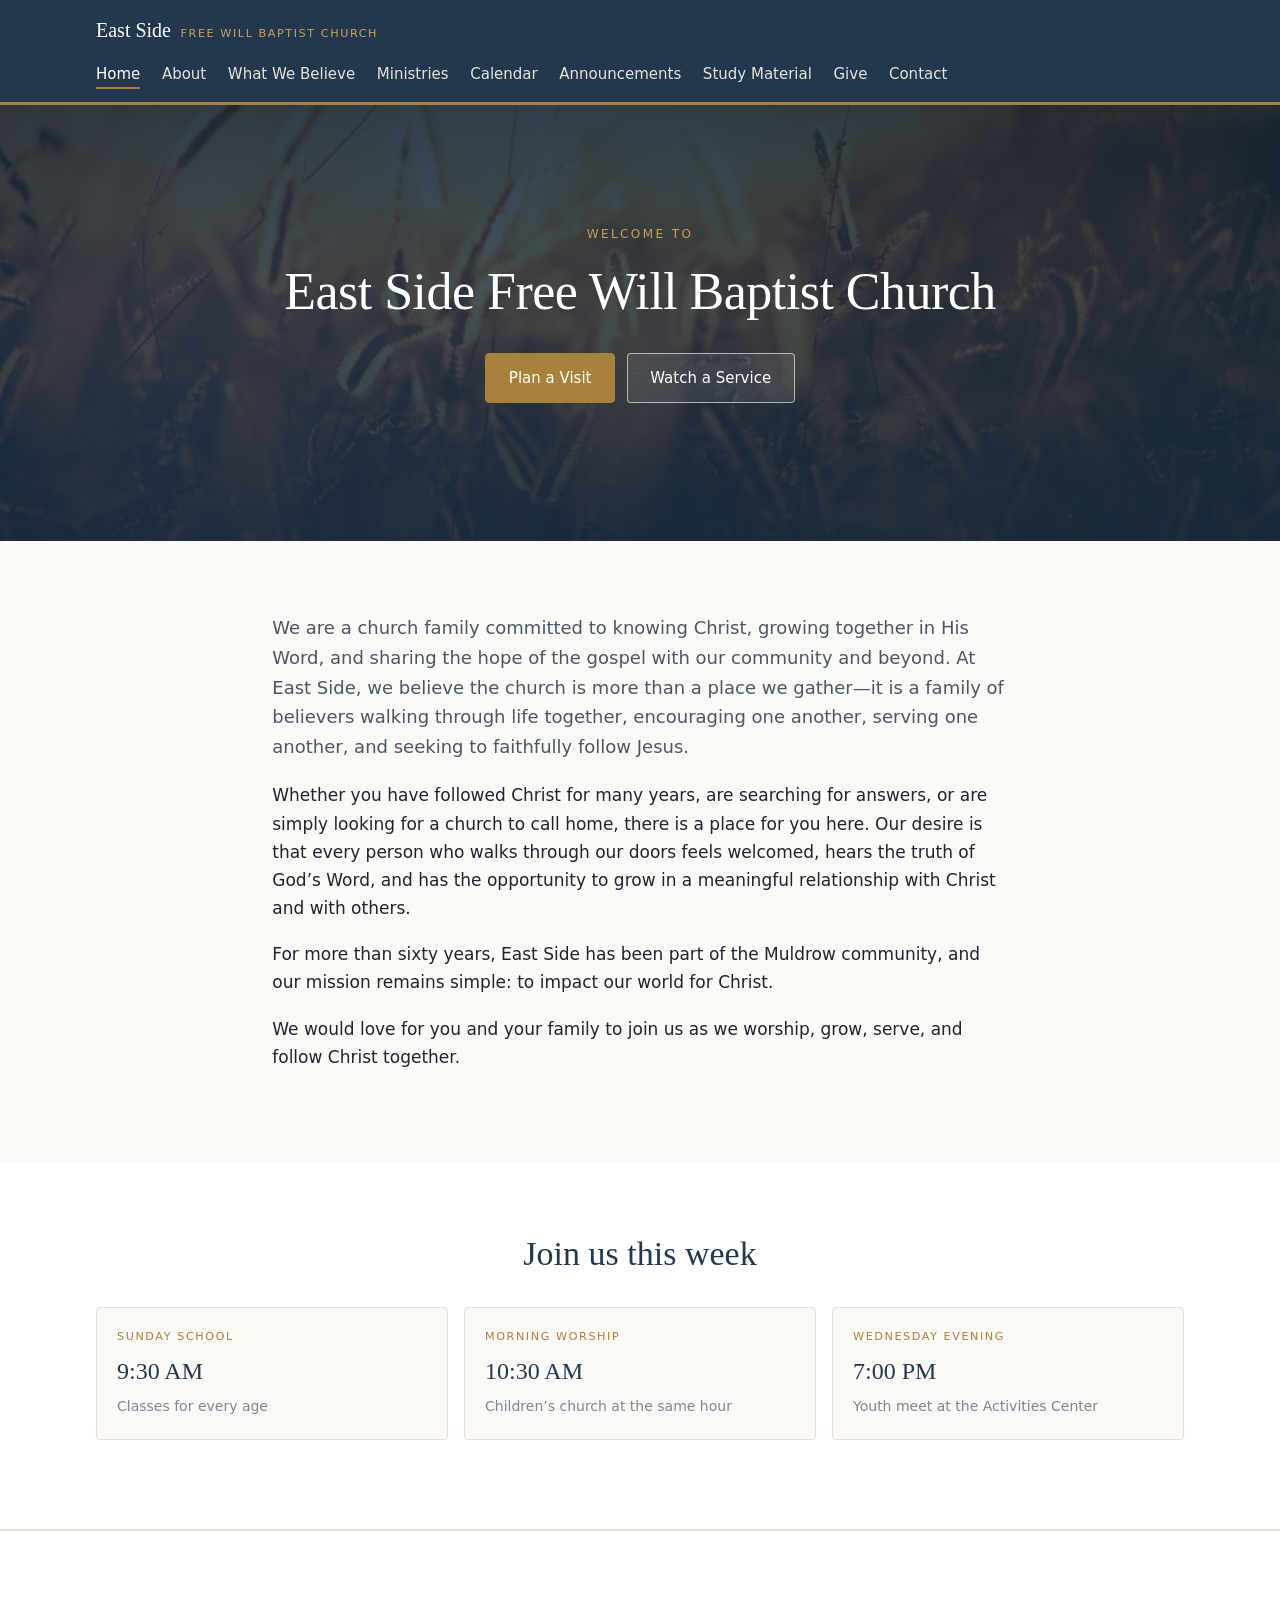
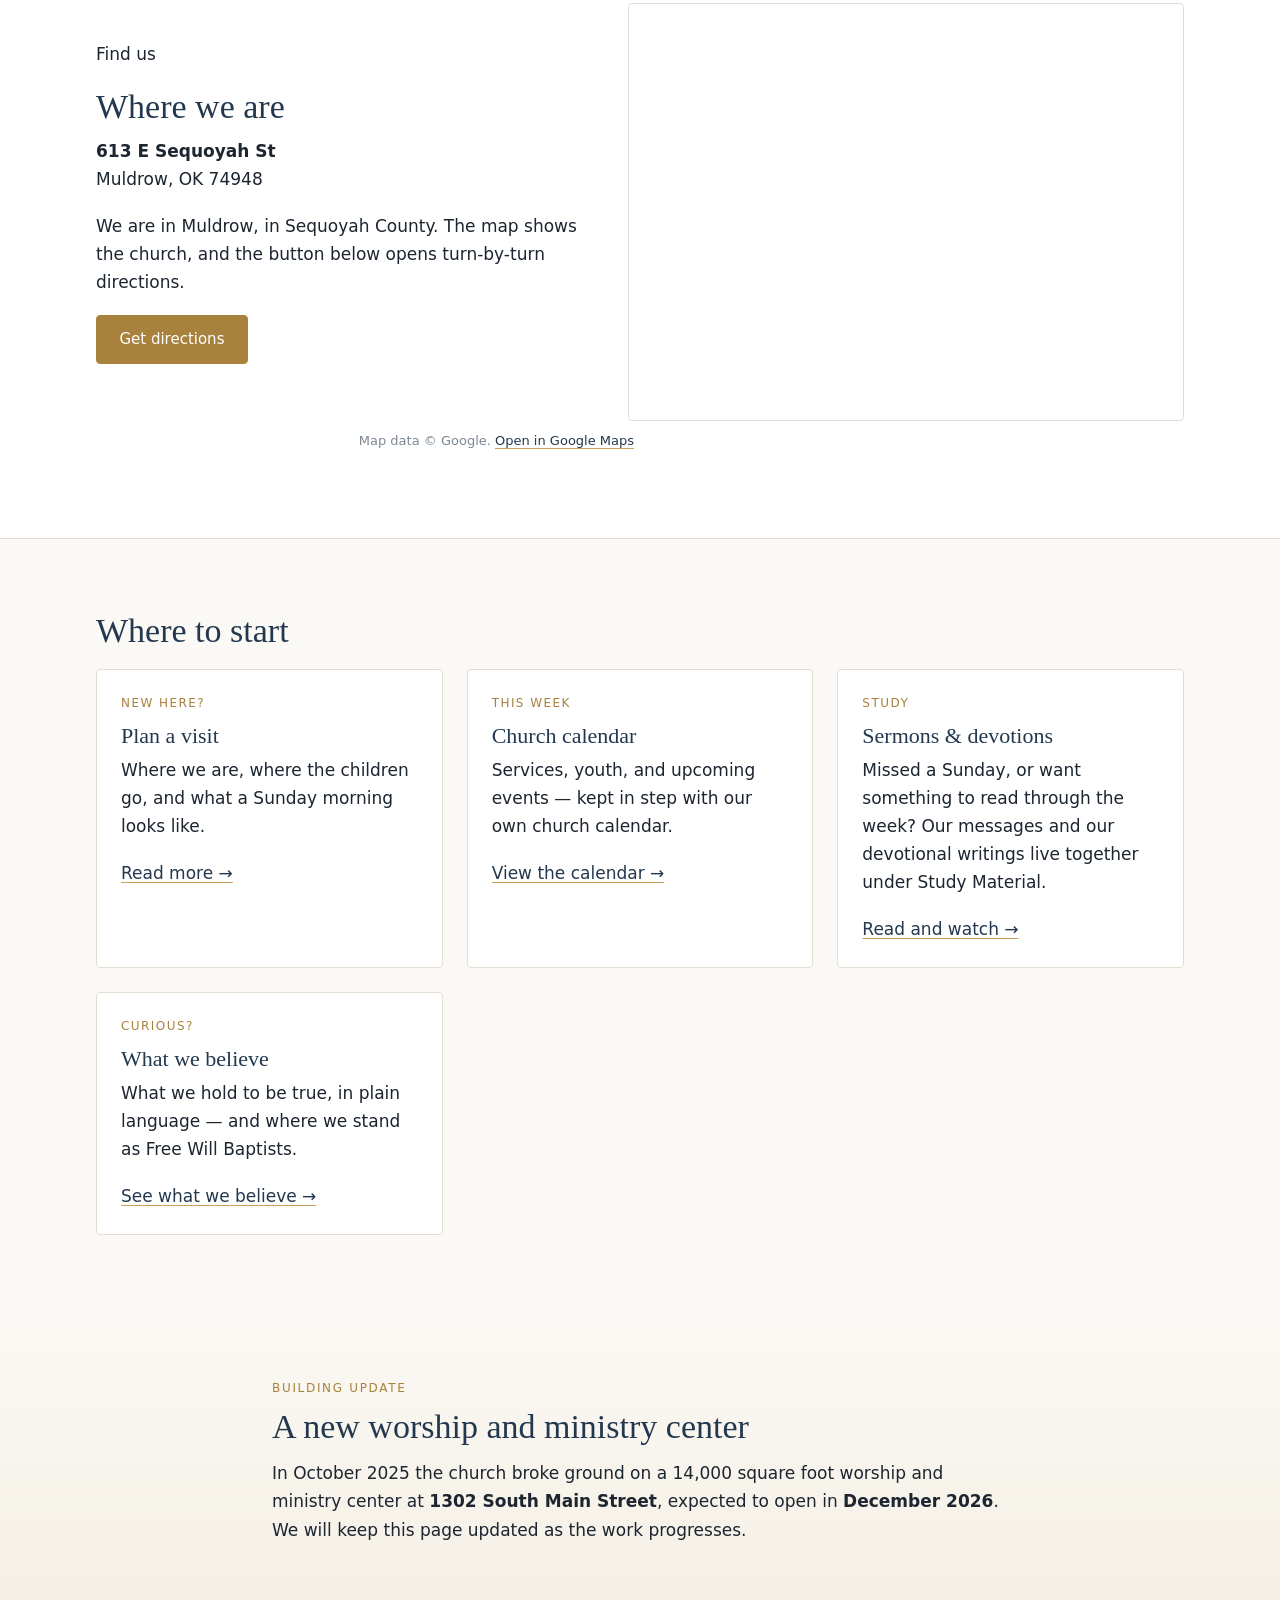
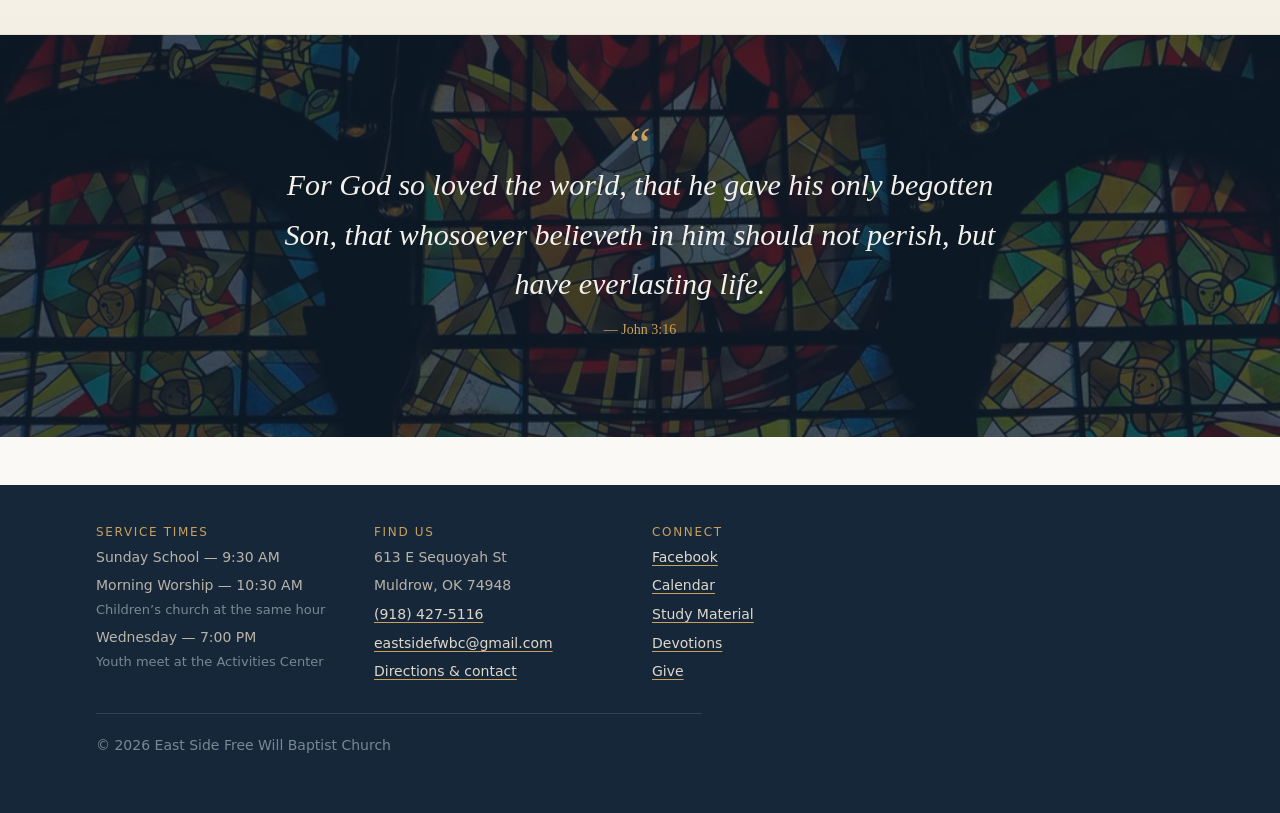
<file: index.html>
<!DOCTYPE html>
<html lang="en">
<head>
<meta charset="utf-8">
<meta name="viewport" content="width=device-width, initial-scale=1">
<title>East Side Free Will Baptist Church &mdash; Muldrow, Oklahoma</title>
<meta name="description" content="A Free Will Baptist church family in Muldrow, Oklahoma. Sunday school 9:30 AM, morning worship 10:30 AM, Wednesday evening 7:00 PM. All are welcome.">
<link rel="canonical" href="https://eastsidefwbc.org/">

<meta property="og:type" content="website">
<meta property="og:site_name" content="East Side Free Will Baptist Church">
<meta property="og:locale" content="en_US">
<meta property="og:title" content="East Side Free Will Baptist Church &mdash; Muldrow, Oklahoma">
<meta property="og:description" content="A Free Will Baptist church family in Muldrow, Oklahoma. Sunday school 9:30 AM, morning worship 10:30 AM, Wednesday evening 7:00 PM. All are welcome.">
<meta property="og:url" content="https://eastsidefwbc.org/">
<meta property="og:image" content="https://eastsidefwbc.org/assets/img/social-card.jpg">
<meta property="og:image:width" content="1200">
<meta property="og:image:height" content="630">
<meta property="og:image:alt" content="East Side Free Will Baptist Church, Muldrow, Oklahoma">
<meta name="twitter:card" content="summary_large_image">
<meta name="twitter:title" content="East Side Free Will Baptist Church &mdash; Muldrow, Oklahoma">
<meta name="twitter:description" content="A Free Will Baptist church family in Muldrow, Oklahoma. Sunday school 9:30 AM, morning worship 10:30 AM, Wednesday evening 7:00 PM. All are welcome.">
<meta name="twitter:image" content="https://eastsidefwbc.org/assets/img/social-card.jpg">

<meta name="theme-color" content="#14273a">
<link rel="icon" href="/favicon.ico" sizes="32x32">
<link rel="icon" href="/favicon.svg" type="image/svg+xml">
<link rel="apple-touch-icon" href="/apple-touch-icon.png">
<link rel="stylesheet" href="css/styles.css">
<script type="application/ld+json">
{
  "@context": "https://schema.org",
  "@type": "Church",
  "name": "East Side Free Will Baptist Church",
  "alternateName": "East Side FWB Church",
  "url": "https://eastsidefwbc.org/",
  "description": "A Free Will Baptist congregation in Muldrow, Oklahoma. Sunday school 9:30 AM, morning worship 10:30 AM with children's church, Wednesday evening service 7:00 PM.",
  "image": "https://eastsidefwbc.org/assets/img/social-card.jpg",
  "logo": "https://eastsidefwbc.org/apple-touch-icon.png",
  "telephone": "+1-918-427-5116",
  "email": "eastsidefwbc@gmail.com",
  "address": {
    "@type": "PostalAddress",
    "streetAddress": "613 E Sequoyah St",
    "addressLocality": "Muldrow",
    "addressRegion": "OK",
    "postalCode": "74948",
    "addressCountry": "US"
  },
  "areaServed": { "@type": "City", "name": "Muldrow, Oklahoma" },
  "sameAs": ["https://www.facebook.com/esfwbc"]
}
</script>
</head>
<body>
<a class="skip-link" href="#main">Skip to content</a>

<header class="site-header">
  <div class="wrap">
    <a class="brand" href="index.html">East Side <small>Free Will Baptist Church</small></a>
    <nav class="site-nav" aria-label="Main">
      <ul>
        <li><a href="index.html" aria-current="page">Home</a></li>
        <li><a href="about.html">About</a></li>
        <li><a href="beliefs.html">What We Believe</a></li>
        <li><a href="ministries.html">Ministries</a></li>
        <li><a href="calendar.html">Calendar</a></li>
        <li><a href="announcements.html">Announcements</a></li>
        <li><a href="study-material.html">Study Material</a></li>
        <li><a href="give.html">Give</a></li>
        <li><a href="contact.html">Contact</a></li>
      </ul>
    </nav>
  </div>
</header>

<main id="main">

  <section class="hero hero--full">
    <img class="hero__bg" src="assets/img/wheat-sunset.jpg" srcset="assets/img/wheat-sunset-640.jpg 640w, assets/img/wheat-sunset.jpg 1024w" sizes="100vw" alt="" aria-hidden="true">
    <div class="wrap wrap--narrow">
      <p class="eyebrow">Welcome to</p>
      <h1>East Side Free Will Baptist Church</h1>
      <p class="hero__actions">
        <a class="btn" href="about.html">Plan a Visit</a>
        <a class="btn btn--ghost" href="sermons.html">Watch a Service</a>
      </p>
    </div>
  </section>

  <section class="welcome">
    <div class="wrap wrap--narrow prose">
      <p class="lede">We are a church family committed to knowing Christ, growing together in His
      Word, and sharing the hope of the gospel with our community and beyond. At East Side, we
      believe the church is more than a place we gather&mdash;it is a family of believers walking
      through life together, encouraging one another, serving one another, and seeking to
      faithfully follow Jesus.</p>

      <p>Whether you have followed Christ for many years, are searching for answers, or are simply
      looking for a church to call home, there is a place for you here. Our desire is that every
      person who walks through our doors feels welcomed, hears the truth of God&rsquo;s Word, and
      has the opportunity to grow in a meaningful relationship with Christ and with others.</p>

      <p>For more than sixty years, East Side has been part of the Muldrow community, and our
      mission remains simple: to impact our world for Christ.</p>

      <p>We would love for you and your family to join us as we worship, grow, serve, and follow
      Christ together.</p>
    </div>
  </section>

  <section class="times-section" id="this-week">
    <div class="wrap">
      <h2 class="center">Join us this week</h2>
      <dl class="times times--light">
        <div class="time-card">
          <dt>Sunday School</dt>
          <dd>9:30 AM<span>Classes for every age</span></dd>
        </div>
        <div class="time-card">
          <dt>Morning Worship</dt>
          <dd>10:30 AM<span>Children&rsquo;s church at the same hour</span></dd>
        </div>
        <div class="time-card">
          <dt>Wednesday Evening</dt>
          <dd>7:00 PM<span>Youth meet at the Activities Center</span></dd>
        </div>
      </dl>
    </div>
  </section>

  <section class="locate" id="find-us">
    <div class="wrap locate__wrap">
      <div class="locate__text">
        <p class="meta">Find us</p>
        <h2>Where we are</h2>
        <p><strong>613 E Sequoyah St</strong><br>Muldrow, OK 74948</p>
        <p>We are in Muldrow, in Sequoyah County. The map shows the church, and the button below opens
        turn-by-turn directions.</p>
        <p><a class="btn" href="https://www.google.com/maps/dir/?api=1&destination=613+E+Sequoyah+St,+Muldrow,+OK+74948">Get directions</a></p>
      </div>
      <div class="map-wrap map-wrap--home">
        <iframe class="embed map-embed"
                title="Map showing East Side Free Will Baptist Church at 613 E Sequoyah St, Muldrow, Oklahoma"
                src="https://www.google.com/maps?q=613+E+Sequoyah+St,+Muldrow,+OK+74948&z=16&output=embed"
                loading="lazy" referrerpolicy="no-referrer-when-downgrade"></iframe>
      </div>
    </div>
    <p class="fine-print wrap">Map data &copy; Google. <a href="https://www.google.com/maps/dir/?api=1&destination=613+E+Sequoyah+St,+Muldrow,+OK+74948">Open in Google Maps</a></p>
  </section>

  <section>
    <div class="wrap">
      <h2>Where to start</h2>
      <div class="grid">
        <article class="card">
          <p class="meta">New here?</p>
          <h3>Plan a visit</h3>
          <p>Where we are, where the children go, and what a Sunday morning looks like.</p>
          <p><a href="about.html">Read more &rarr;</a></p>
        </article>
        <article class="card">
          <p class="meta">This week</p>
          <h3>Church calendar</h3>
          <p>Services, youth, and upcoming events &mdash; kept in step with our own church calendar.</p>
          <p><a href="calendar.html">View the calendar &rarr;</a></p>
        </article>
        <article class="card">
          <p class="meta">Study</p>
          <h3>Sermons &amp; devotions</h3>
          <p>Missed a Sunday, or want something to read through the week? Our messages and our
          devotional writings live together under Study Material.</p>
          <p><a href="study-material.html">Read and watch &rarr;</a></p>
        </article>
        <article class="card">
          <p class="meta">Curious?</p>
          <h3>What we believe</h3>
          <p>What we hold to be true, in plain language &mdash; and where we stand as Free Will Baptists.</p>
          <p><a href="beliefs.html">See what we believe &rarr;</a></p>
        </article>
      </div>
    </div>
  </section>

  <section class="announce">
    <div class="wrap wrap--narrow">
      <p class="meta">Building Update</p>
      <h2>A new worship and ministry center</h2>
      <p>In October 2025 the church broke ground on a 14,000 square foot worship and ministry center at
      <strong>1302 South Main Street</strong>, expected to open in <strong>December 2026</strong>. We
      will keep this page updated as the work progresses.</p>
    </div>
  </section>

  <section class="band">
    <img src="assets/img/stained-glass.jpg" srcset="assets/img/stained-glass-640.jpg 640w, assets/img/stained-glass.jpg 1024w" sizes="100vw" alt="" aria-hidden="true">
    <div class="wrap wrap--narrow">
      <blockquote class="band__quote">
        For God so loved the world, that he gave his only begotten Son, that whosoever believeth in him should not perish, but have everlasting life.
        <cite>&mdash; John 3:16</cite>
      </blockquote>
    </div>
  </section>

</main>

<footer class="site-footer">
  <div class="wrap">
    <div>
      <h3>Service Times</h3>
      <ul>
        <li>Sunday School &mdash; 9:30 AM</li>
        <li>Morning Worship &mdash; 10:30 AM<span class="fine">Children&rsquo;s church at the same hour</span></li>
        <li>Wednesday &mdash; 7:00 PM<span class="fine">Youth meet at the Activities Center</span></li>
      </ul>
    </div>
    <div>
      <h3>Find Us</h3>
      <ul>
        <li>613 E Sequoyah St</li>
        <li>Muldrow, OK 74948</li>
        <li><a href="tel:+19184275116">(918) 427-5116</a></li>
        <li><a href="mailto:eastsidefwbc@gmail.com">eastsidefwbc@gmail.com</a></li>
        <li><a href="contact.html">Directions &amp; contact</a></li>
      </ul>
    </div>
    <div>
      <h3>Connect</h3>
      <ul>
        <li><a href="https://www.facebook.com/esfwbc">Facebook</a></li>
        <li><a href="calendar.html">Calendar</a></li>
        <li><a href="study-material.html">Study Material</a></li>
        <li><a href="devotions.html">Devotions</a></li>
        <li><a href="give.html">Give</a></li>
      </ul>
    </div>
    <p class="legal">&copy; <span id="yr">2026</span> East Side Free Will Baptist Church</p>
  </div>
</footer>

<script>document.getElementById('yr').textContent = new Date().getFullYear();</script>
</body>
</html>
</file>
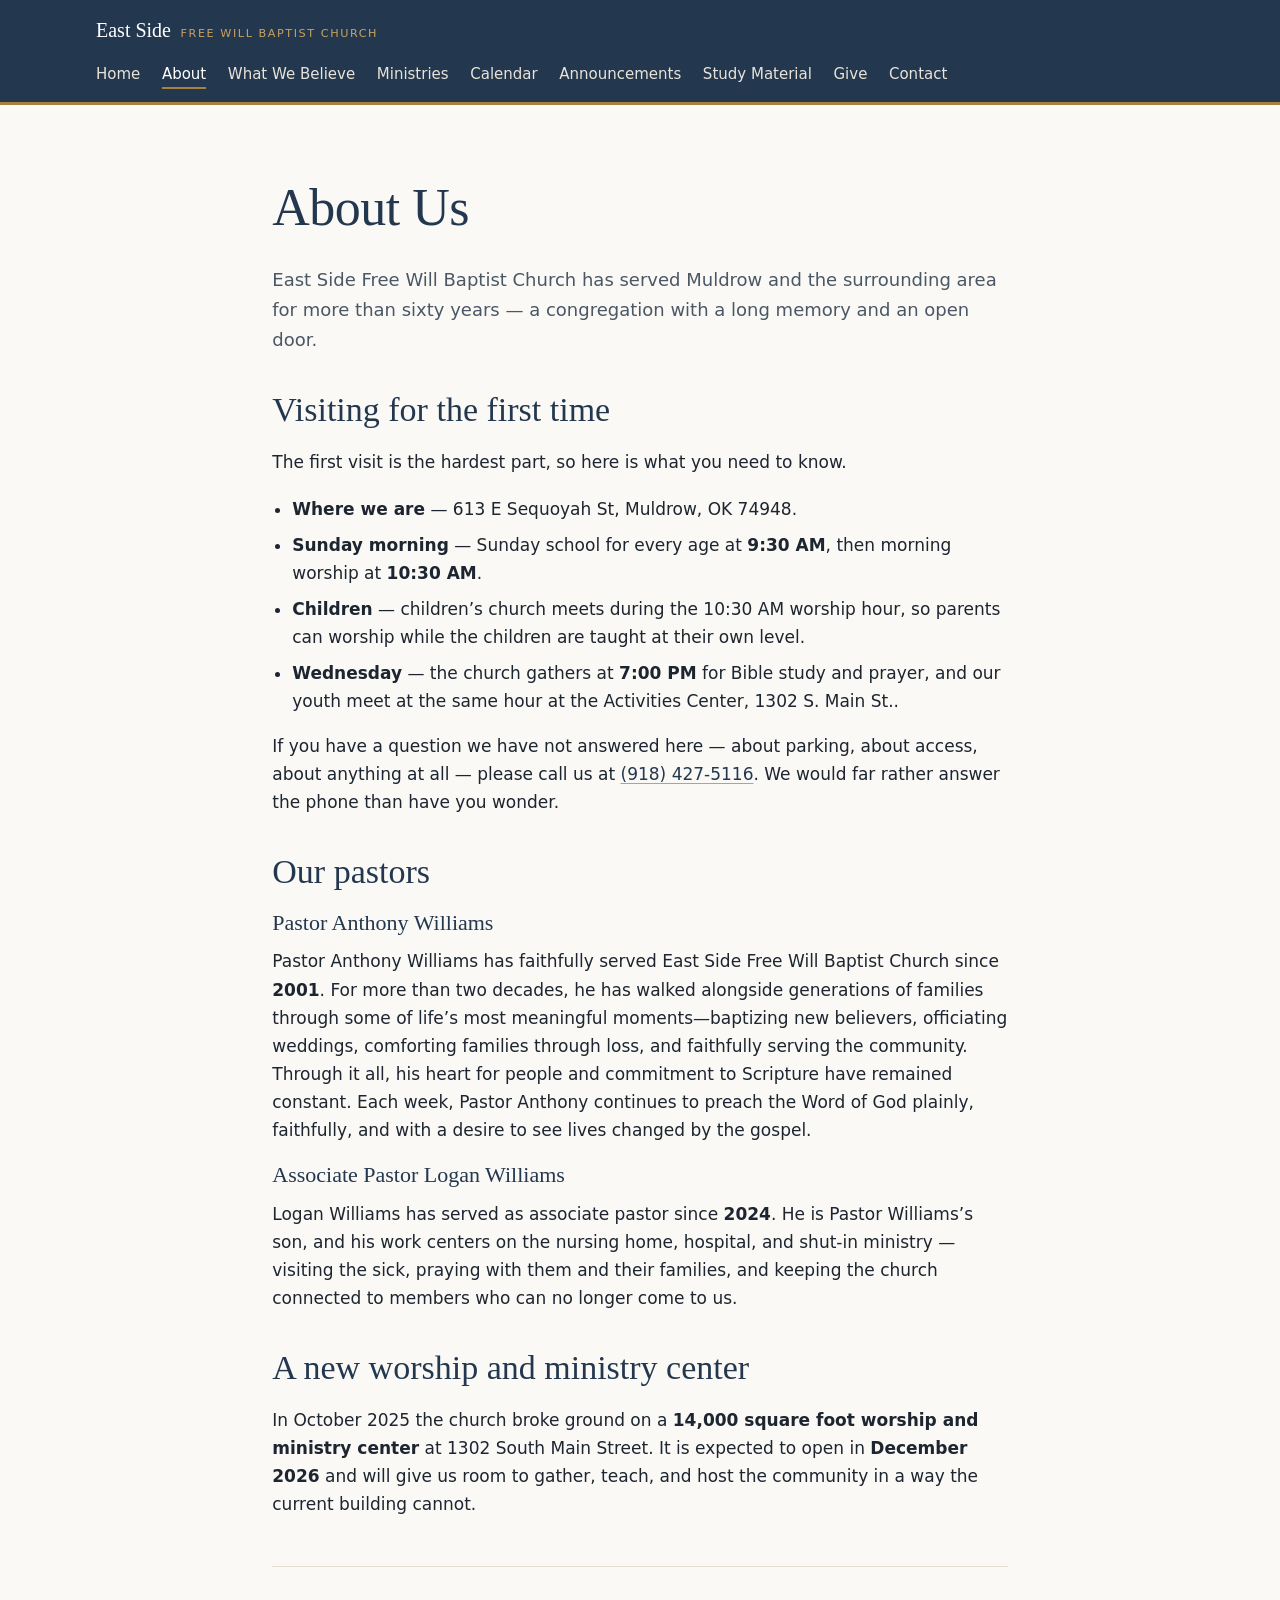
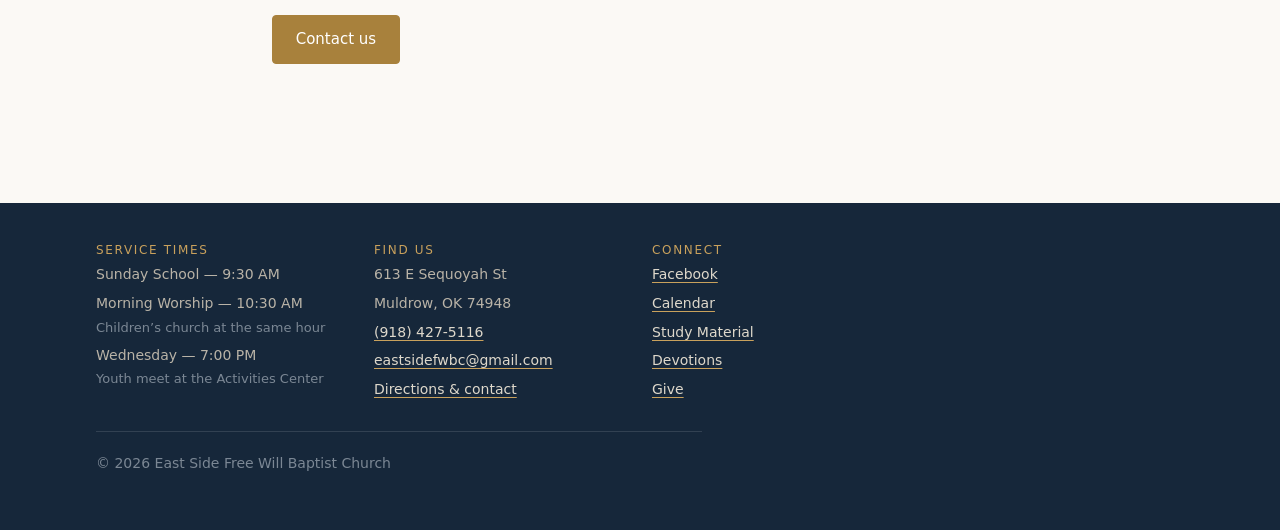
<file: about.html>
<!DOCTYPE html>
<html lang="en">
<head>
<meta charset="utf-8">
<meta name="viewport" content="width=device-width, initial-scale=1">
<title>About Us &mdash; East Side Free Will Baptist Church</title>
<meta name="description" content="Our pastors, our church, and what to expect on a first visit at East Side Free Will Baptist Church in Muldrow, Oklahoma.">
<link rel="canonical" href="https://eastsidefwbc.org/about.html">

<meta property="og:type" content="website">
<meta property="og:site_name" content="East Side Free Will Baptist Church">
<meta property="og:locale" content="en_US">
<meta property="og:title" content="About Us &mdash; East Side Free Will Baptist Church">
<meta property="og:description" content="Our pastors, our church, and what to expect on a first visit at East Side Free Will Baptist Church in Muldrow, Oklahoma.">
<meta property="og:url" content="https://eastsidefwbc.org/about.html">
<meta property="og:image" content="https://eastsidefwbc.org/assets/img/social-card.jpg">
<meta property="og:image:width" content="1200">
<meta property="og:image:height" content="630">
<meta property="og:image:alt" content="East Side Free Will Baptist Church, Muldrow, Oklahoma">
<meta name="twitter:card" content="summary_large_image">
<meta name="twitter:title" content="About Us &mdash; East Side Free Will Baptist Church">
<meta name="twitter:description" content="Our pastors, our church, and what to expect on a first visit at East Side Free Will Baptist Church in Muldrow, Oklahoma.">
<meta name="twitter:image" content="https://eastsidefwbc.org/assets/img/social-card.jpg">

<meta name="theme-color" content="#14273a">
<link rel="icon" href="/favicon.ico" sizes="32x32">
<link rel="icon" href="/favicon.svg" type="image/svg+xml">
<link rel="apple-touch-icon" href="/apple-touch-icon.png">
<link rel="stylesheet" href="css/styles.css">

</head>
<body>
<a class="skip-link" href="#main">Skip to content</a>

<header class="site-header">
  <div class="wrap">
    <a class="brand" href="index.html">East Side <small>Free Will Baptist Church</small></a>
    <nav class="site-nav" aria-label="Main">
      <ul>
        <li><a href="index.html">Home</a></li>
        <li><a href="about.html" aria-current="page">About</a></li>
        <li><a href="beliefs.html">What We Believe</a></li>
        <li><a href="ministries.html">Ministries</a></li>
        <li><a href="calendar.html">Calendar</a></li>
        <li><a href="announcements.html">Announcements</a></li>
        <li><a href="study-material.html">Study Material</a></li>
        <li><a href="give.html">Give</a></li>
        <li><a href="contact.html">Contact</a></li>
      </ul>
    </nav>
  </div>
</header>

<main id="main">

  <section>
    <div class="wrap wrap--narrow prose">
      <h1>About Us</h1>
      <p class="lede">East Side Free Will Baptist Church has served Muldrow and the surrounding area
      for more than sixty years &mdash; a congregation with a long memory and an open door.</p>

      <h2>Visiting for the first time</h2>
      <p>The first visit is the hardest part, so here is what you need to know.</p>
      <ul>
        <li><strong>Where we are</strong> &mdash; 613 E Sequoyah St, Muldrow, OK 74948.</li>
        <li><strong>Sunday morning</strong> &mdash; Sunday school for every age at <strong>9:30 AM</strong>, then morning worship at <strong>10:30 AM</strong>.</li>
        <li><strong>Children</strong> &mdash; children&rsquo;s church meets during the 10:30 AM worship hour, so parents can worship while the children are taught at their own level.</li>
        <li><strong>Wednesday</strong> &mdash; the church gathers at <strong>7:00 PM</strong> for Bible study and prayer, and our youth meet at the same hour at the Activities Center, 1302 S. Main St..</li>
      </ul>
      <p>If you have a question we have not answered here &mdash; about parking, about access, about
      anything at all &mdash; please call us at <a href="tel:+19184275116">(918) 427-5116</a>. We would far rather
      answer the phone than have you wonder.</p>

      <h2>Our pastors</h2>

      <h3>Pastor Anthony Williams</h3>
      <p>Pastor Anthony Williams has faithfully served East Side Free Will Baptist Church since
      <strong>2001</strong>. For more than two decades, he has walked alongside generations of
      families through some of life&rsquo;s most meaningful moments&mdash;baptizing new believers,
      officiating weddings, comforting families through loss, and faithfully serving the community.
      Through it all, his heart for people and commitment to Scripture have remained constant. Each
      week, Pastor Anthony continues to preach the Word of God plainly, faithfully, and with a desire
      to see lives changed by the gospel.</p>

      <h3>Associate Pastor Logan Williams</h3>
      <p>Logan Williams has served as associate pastor since <strong>2024</strong>. He is Pastor
      Williams&rsquo;s son, and his work centers on the nursing home, hospital, and shut-in ministry
      &mdash; visiting the sick, praying with them and their families, and keeping the church connected
      to members who can no longer come to us.</p>

      <h2>A new worship and ministry center</h2>
      <p>In October 2025 the church broke ground on a <strong>14,000 square foot worship and ministry
      center</strong> at 1302 South Main Street. It is expected to open in <strong>December 2026</strong>
      and will give us room to gather, teach, and host the community in a way the current building
      cannot.</p>

      <hr>
      <p><a class="btn" href="contact.html">Contact us</a></p>
    </div>
  </section>

</main>

<footer class="site-footer">
  <div class="wrap">
    <div>
      <h3>Service Times</h3>
      <ul>
        <li>Sunday School &mdash; 9:30 AM</li>
        <li>Morning Worship &mdash; 10:30 AM<span class="fine">Children&rsquo;s church at the same hour</span></li>
        <li>Wednesday &mdash; 7:00 PM<span class="fine">Youth meet at the Activities Center</span></li>
      </ul>
    </div>
    <div>
      <h3>Find Us</h3>
      <ul>
        <li>613 E Sequoyah St</li>
        <li>Muldrow, OK 74948</li>
        <li><a href="tel:+19184275116">(918) 427-5116</a></li>
        <li><a href="mailto:eastsidefwbc@gmail.com">eastsidefwbc@gmail.com</a></li>
        <li><a href="contact.html">Directions &amp; contact</a></li>
      </ul>
    </div>
    <div>
      <h3>Connect</h3>
      <ul>
        <li><a href="https://www.facebook.com/esfwbc">Facebook</a></li>
        <li><a href="calendar.html">Calendar</a></li>
        <li><a href="study-material.html">Study Material</a></li>
        <li><a href="devotions.html">Devotions</a></li>
        <li><a href="give.html">Give</a></li>
      </ul>
    </div>
    <p class="legal">&copy; <span id="yr">2026</span> East Side Free Will Baptist Church</p>
  </div>
</footer>

<script>document.getElementById('yr').textContent = new Date().getFullYear();</script>
</body>
</html>
</file>
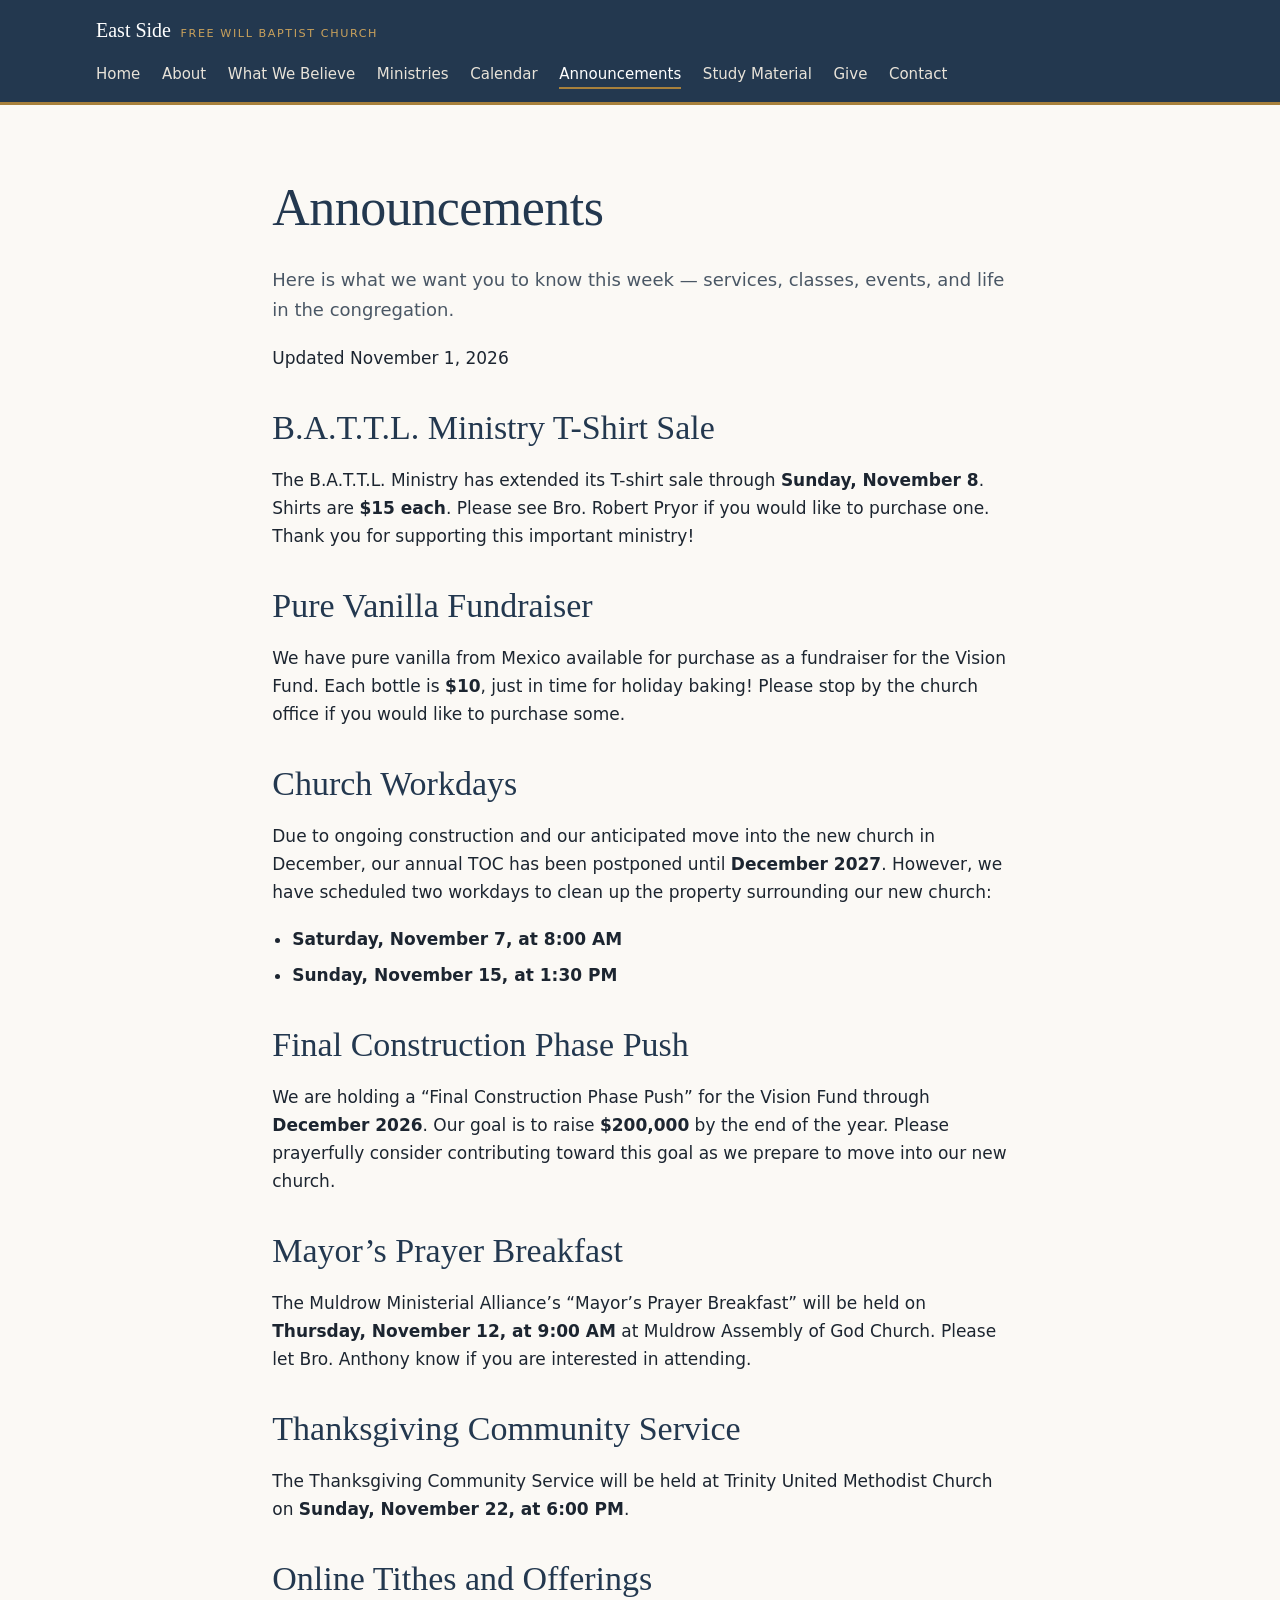
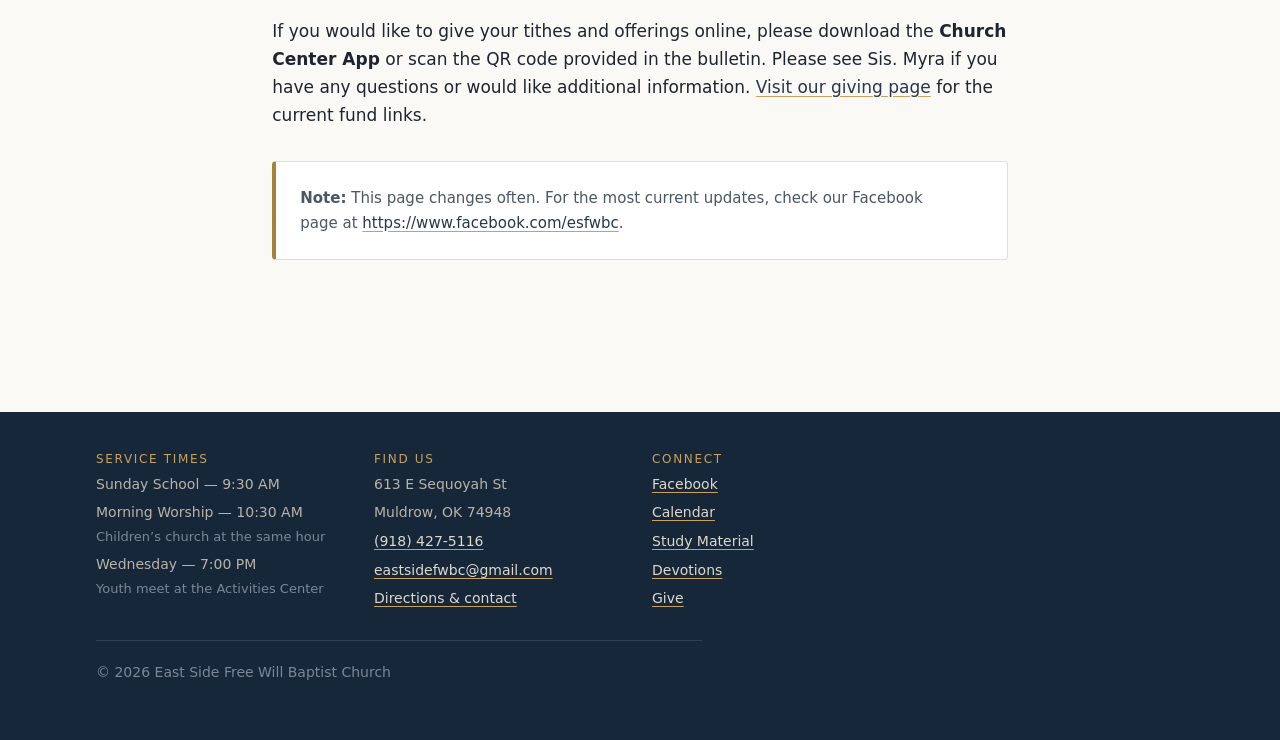
<file: announcements.html>
<!DOCTYPE html>
<html lang="en">
<head>
<meta charset="utf-8">
<meta name="viewport" content="width=device-width, initial-scale=1">
<title>Announcements &mdash; East Side Free Will Baptist Church</title>
<meta name="description" content="Current announcements at East Side Free Will Baptist Church: the B.A.T.T.L. T-shirt sale, the Pure Vanilla fundraiser, church workdays, the Vision Fund construction push, and community services.">
<link rel="canonical" href="https://eastsidefwbc.org/announcements.html">

<meta property="og:type" content="website">
<meta property="og:site_name" content="East Side Free Will Baptist Church">
<meta property="og:locale" content="en_US">
<meta property="og:title" content="Announcements &mdash; East Side Free Will Baptist Church">
<meta property="og:description" content="Current announcements at East Side Free Will Baptist Church: the B.A.T.T.L. T-shirt sale, the Pure Vanilla fundraiser, church workdays, the Vision Fund construction push, and community services.">
<meta property="og:url" content="https://eastsidefwbc.org/announcements.html">
<meta property="og:image" content="https://eastsidefwbc.org/assets/img/social-card.jpg">
<meta property="og:image:width" content="1200">
<meta property="og:image:height" content="630">
<meta property="og:image:alt" content="East Side Free Will Baptist Church, Muldrow, Oklahoma">
<meta name="twitter:card" content="summary_large_image">
<meta name="twitter:title" content="Announcements &mdash; East Side Free Will Baptist Church">
<meta name="twitter:description" content="Current announcements at East Side Free Will Baptist Church: the B.A.T.T.L. T-shirt sale, the Pure Vanilla fundraiser, church workdays, the Vision Fund construction push, and community services.">
<meta name="twitter:image" content="https://eastsidefwbc.org/assets/img/social-card.jpg">

<meta name="theme-color" content="#14273a">
<link rel="icon" href="/favicon.ico" sizes="32x32">
<link rel="icon" href="/favicon.svg" type="image/svg+xml">
<link rel="apple-touch-icon" href="/apple-touch-icon.png">
<link rel="stylesheet" href="css/styles.css">

</head>
<body>
<a class="skip-link" href="#main">Skip to content</a>

<header class="site-header">
  <div class="wrap">
    <a class="brand" href="index.html">East Side <small>Free Will Baptist Church</small></a>
    <nav class="site-nav" aria-label="Main">
      <ul>
        <li><a href="index.html">Home</a></li>
        <li><a href="about.html">About</a></li>
        <li><a href="beliefs.html">What We Believe</a></li>
        <li><a href="ministries.html">Ministries</a></li>
        <li><a href="calendar.html">Calendar</a></li>
        <li><a href="announcements.html" aria-current="page">Announcements</a></li>
        <li><a href="study-material.html">Study Material</a></li>
        <li><a href="give.html">Give</a></li>
        <li><a href="contact.html">Contact</a></li>
      </ul>
    </nav>
  </div>
</header>

<main id="main">

  <section>
    <div class="wrap wrap--narrow prose">
      <h1>Announcements</h1>
      <p class="lede">Here is what we want you to know this week &mdash; services, classes, events, and life in the congregation.</p>

      <p class="meta">Updated November 1, 2026</p>

      <h2 class="spaced">B.A.T.T.L. Ministry T-Shirt Sale</h2>
      <p>The B.A.T.T.L. Ministry has extended its T-shirt sale through
      <strong>Sunday, November 8</strong>. Shirts are <strong>$15 each</strong>. Please see
      Bro. Robert Pryor if you would like to purchase one. Thank you for supporting this
      important ministry!</p>

      <h2 class="spaced">Pure Vanilla Fundraiser</h2>
      <p>We have pure vanilla from Mexico available for purchase as a fundraiser for the
      Vision Fund. Each bottle is <strong>$10</strong>, just in time for holiday baking!
      Please stop by the church office if you would like to purchase some.</p>

      <h2 class="spaced">Church Workdays</h2>
      <p>Due to ongoing construction and our anticipated move into the new church in December,
      our annual TOC has been postponed until <strong>December 2027</strong>. However, we have
      scheduled two workdays to clean up the property surrounding our new church:</p>
      <ul>
        <li><strong>Saturday, November 7, at 8:00 AM</strong></li>
        <li><strong>Sunday, November 15, at 1:30 PM</strong></li>
      </ul>

      <h2 class="spaced">Final Construction Phase Push</h2>
      <p>We are holding a &ldquo;Final Construction Phase Push&rdquo; for the Vision Fund through
      <strong>December 2026</strong>. Our goal is to raise <strong>$200,000</strong> by the end of
      the year. Please prayerfully consider contributing toward this goal as we prepare to move
      into our new church.</p>

      <h2 class="spaced">Mayor&rsquo;s Prayer Breakfast</h2>
      <p>The Muldrow Ministerial Alliance&rsquo;s &ldquo;Mayor&rsquo;s Prayer Breakfast&rdquo; will be
      held on <strong>Thursday, November 12, at 9:00 AM</strong> at Muldrow Assembly of God Church.
      Please let Bro. Anthony know if you are interested in attending.</p>

      <h2 class="spaced">Thanksgiving Community Service</h2>
      <p>The Thanksgiving Community Service will be held at Trinity United Methodist Church on
      <strong>Sunday, November 22, at 6:00 PM</strong>.</p>

      <h2 class="spaced">Online Tithes and Offerings</h2>
      <p>If you would like to give your tithes and offerings online, please download the
      <strong>Church Center App</strong> or scan the QR code provided in the bulletin. Please see
      Sis. Myra if you have any questions or would like additional information.
      <a href="give.html">Visit our giving page</a> for the current fund links.</p>

      <div class="callout callout--quiet">
        <p><strong>Note:</strong> This page changes often. For the most current updates, check our Facebook page
        at <a href="https://www.facebook.com/esfwbc">https://www.facebook.com/esfwbc</a>.</p>
      </div>
    </div>
  </section>

</main>

<footer class="site-footer">
  <div class="wrap">
    <div>
      <h3>Service Times</h3>
      <ul>
        <li>Sunday School &mdash; 9:30 AM</li>
        <li>Morning Worship &mdash; 10:30 AM<span class="fine">Children&rsquo;s church at the same hour</span></li>
        <li>Wednesday &mdash; 7:00 PM<span class="fine">Youth meet at the Activities Center</span></li>
      </ul>
    </div>
    <div>
      <h3>Find Us</h3>
      <ul>
        <li>613 E Sequoyah St</li>
        <li>Muldrow, OK 74948</li>
        <li><a href="tel:+19184275116">(918) 427-5116</a></li>
        <li><a href="mailto:eastsidefwbc@gmail.com">eastsidefwbc@gmail.com</a></li>
        <li><a href="contact.html">Directions &amp; contact</a></li>
      </ul>
    </div>
    <div>
      <h3>Connect</h3>
      <ul>
        <li><a href="https://www.facebook.com/esfwbc">Facebook</a></li>
        <li><a href="calendar.html">Calendar</a></li>
        <li><a href="study-material.html">Study Material</a></li>
        <li><a href="devotions.html">Devotions</a></li>
        <li><a href="give.html">Give</a></li>
      </ul>
    </div>
    <p class="legal">&copy; <span id="yr">2026</span> East Side Free Will Baptist Church</p>
  </div>
</footer>

<script>document.getElementById('yr').textContent = new Date().getFullYear();</script>
</body>
</html>
</file>
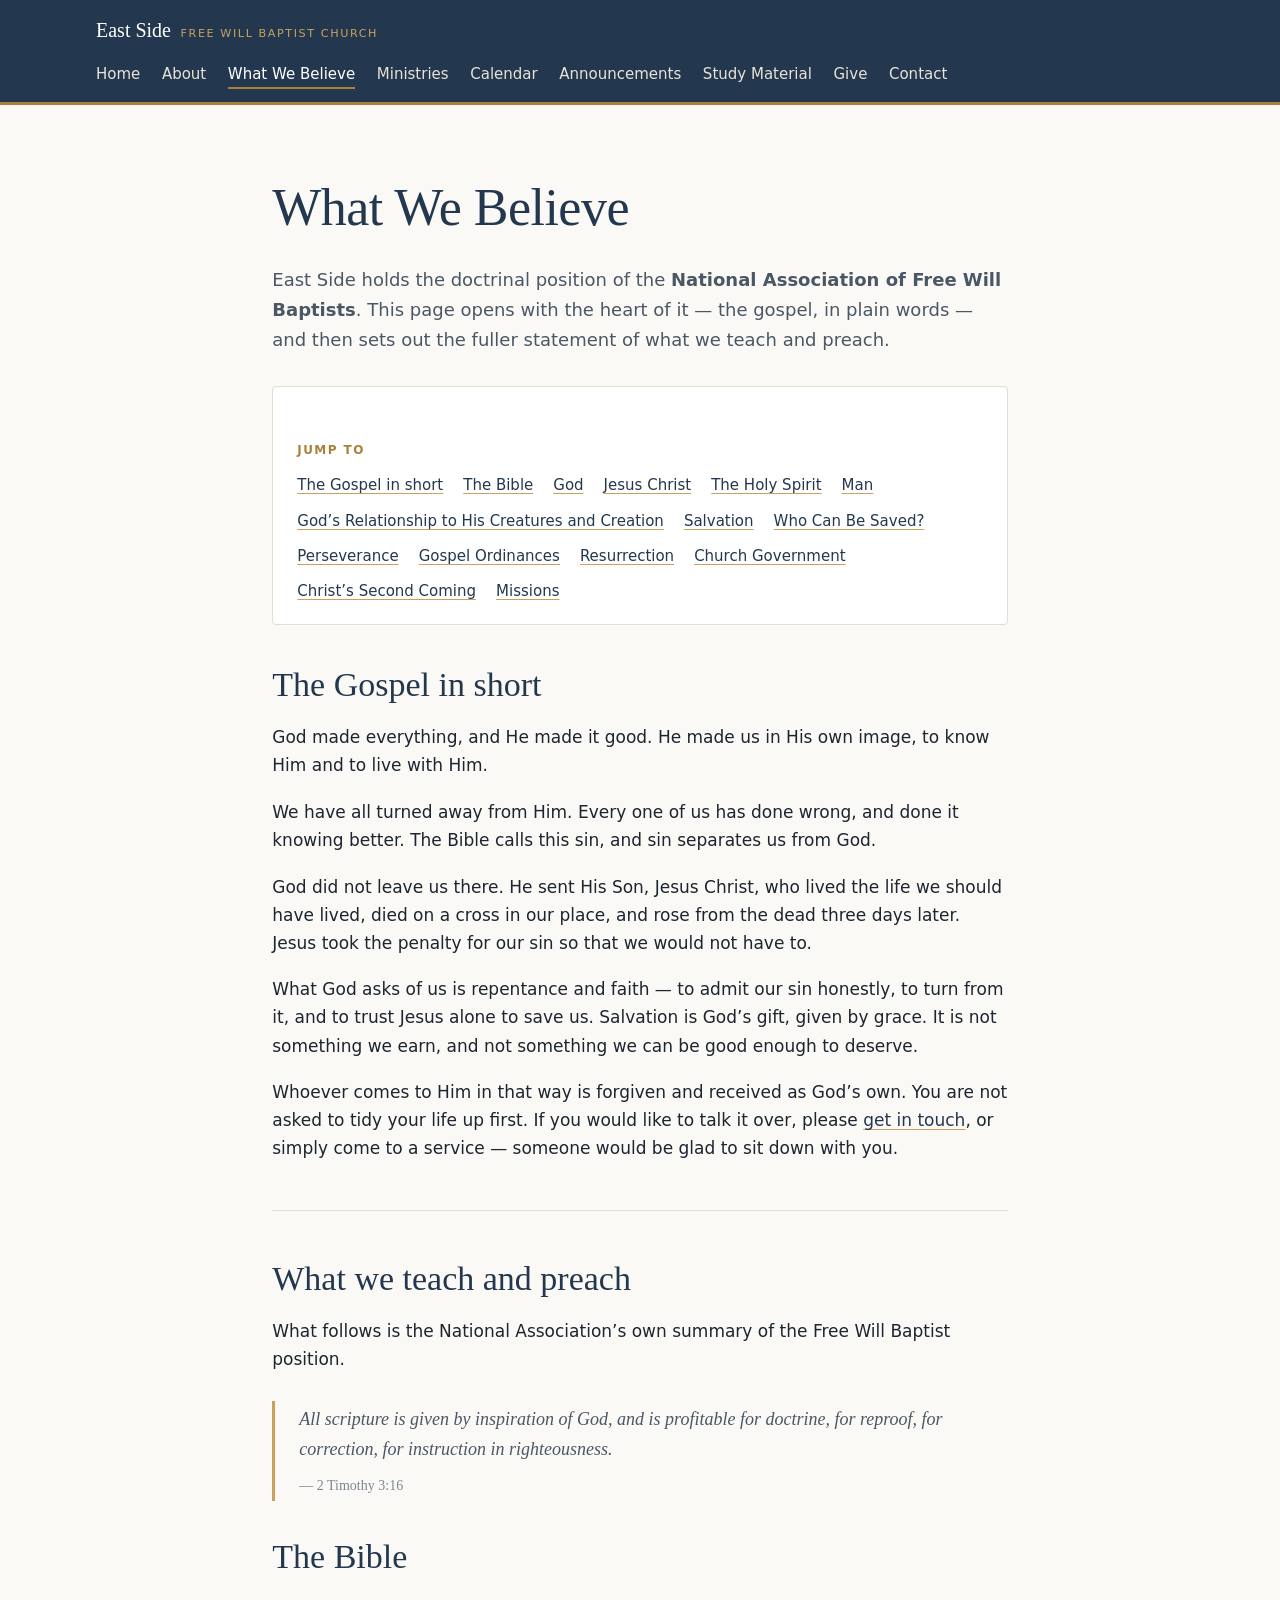
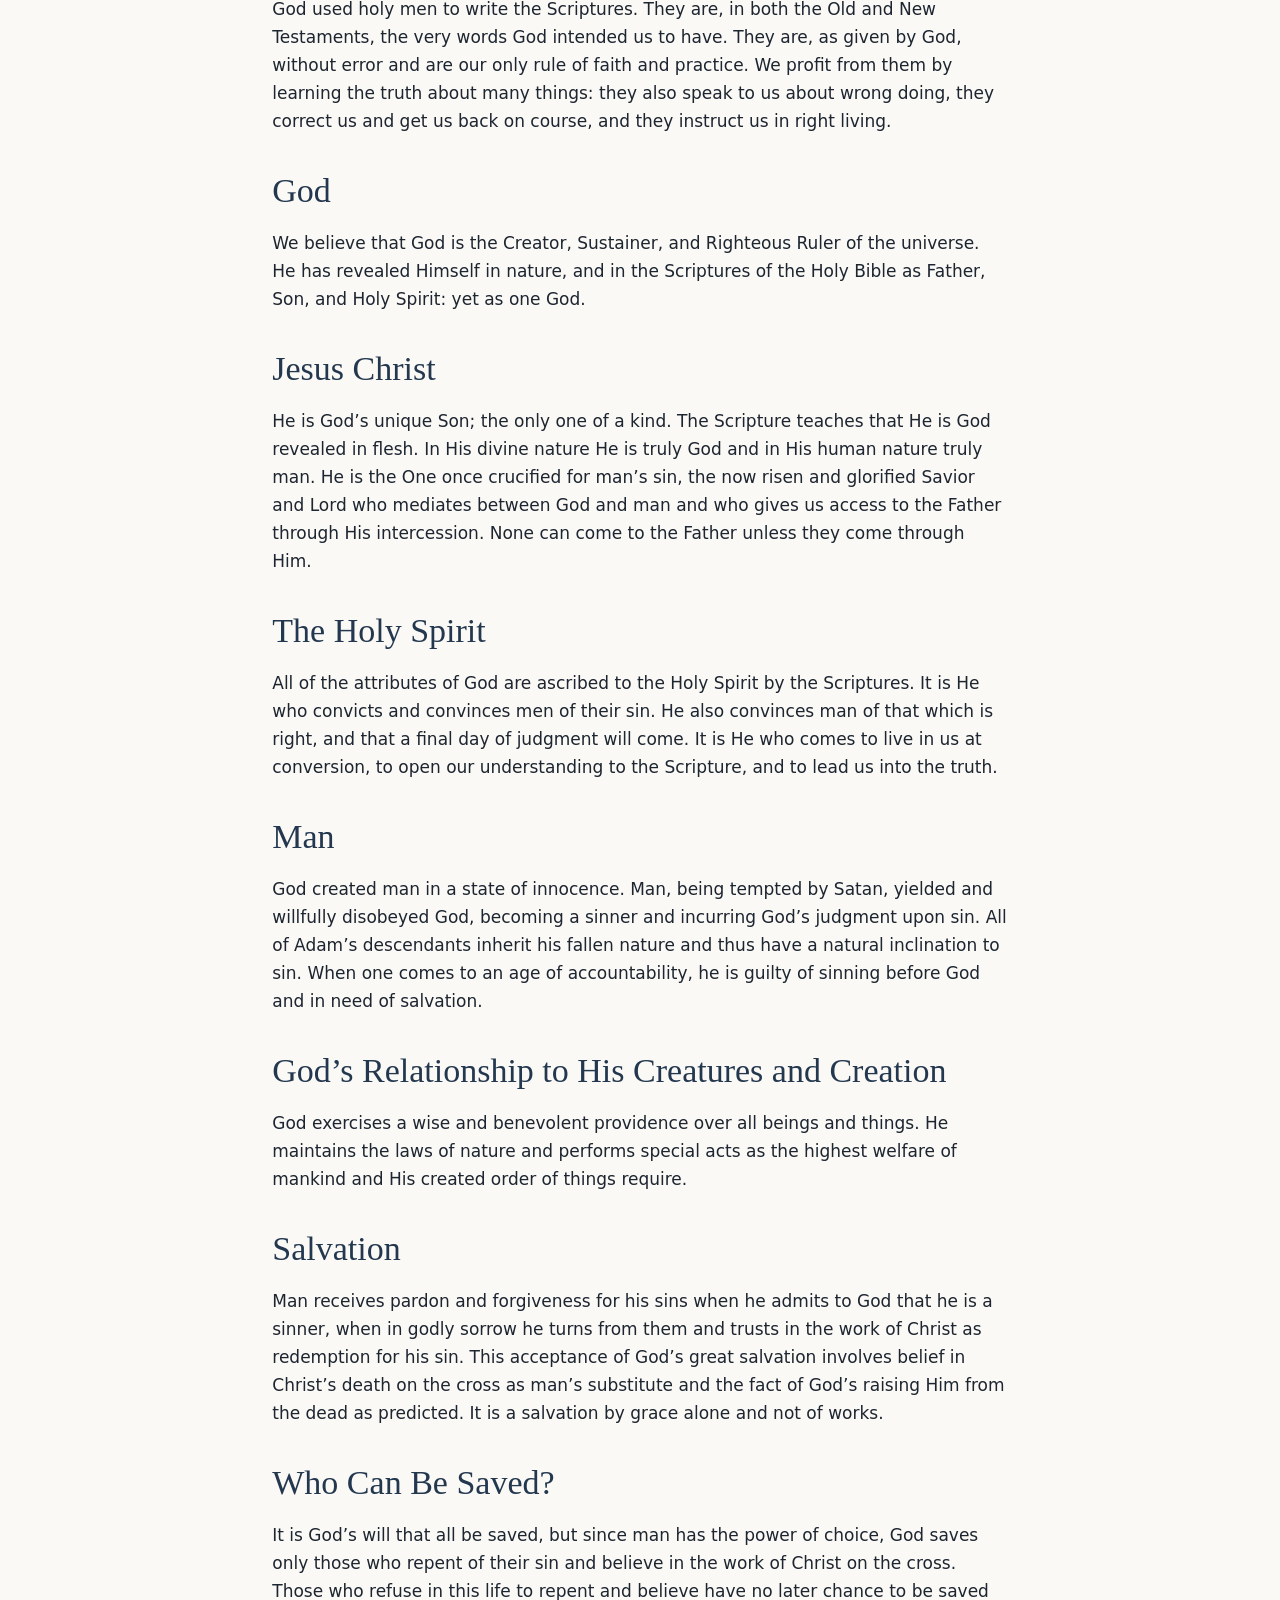
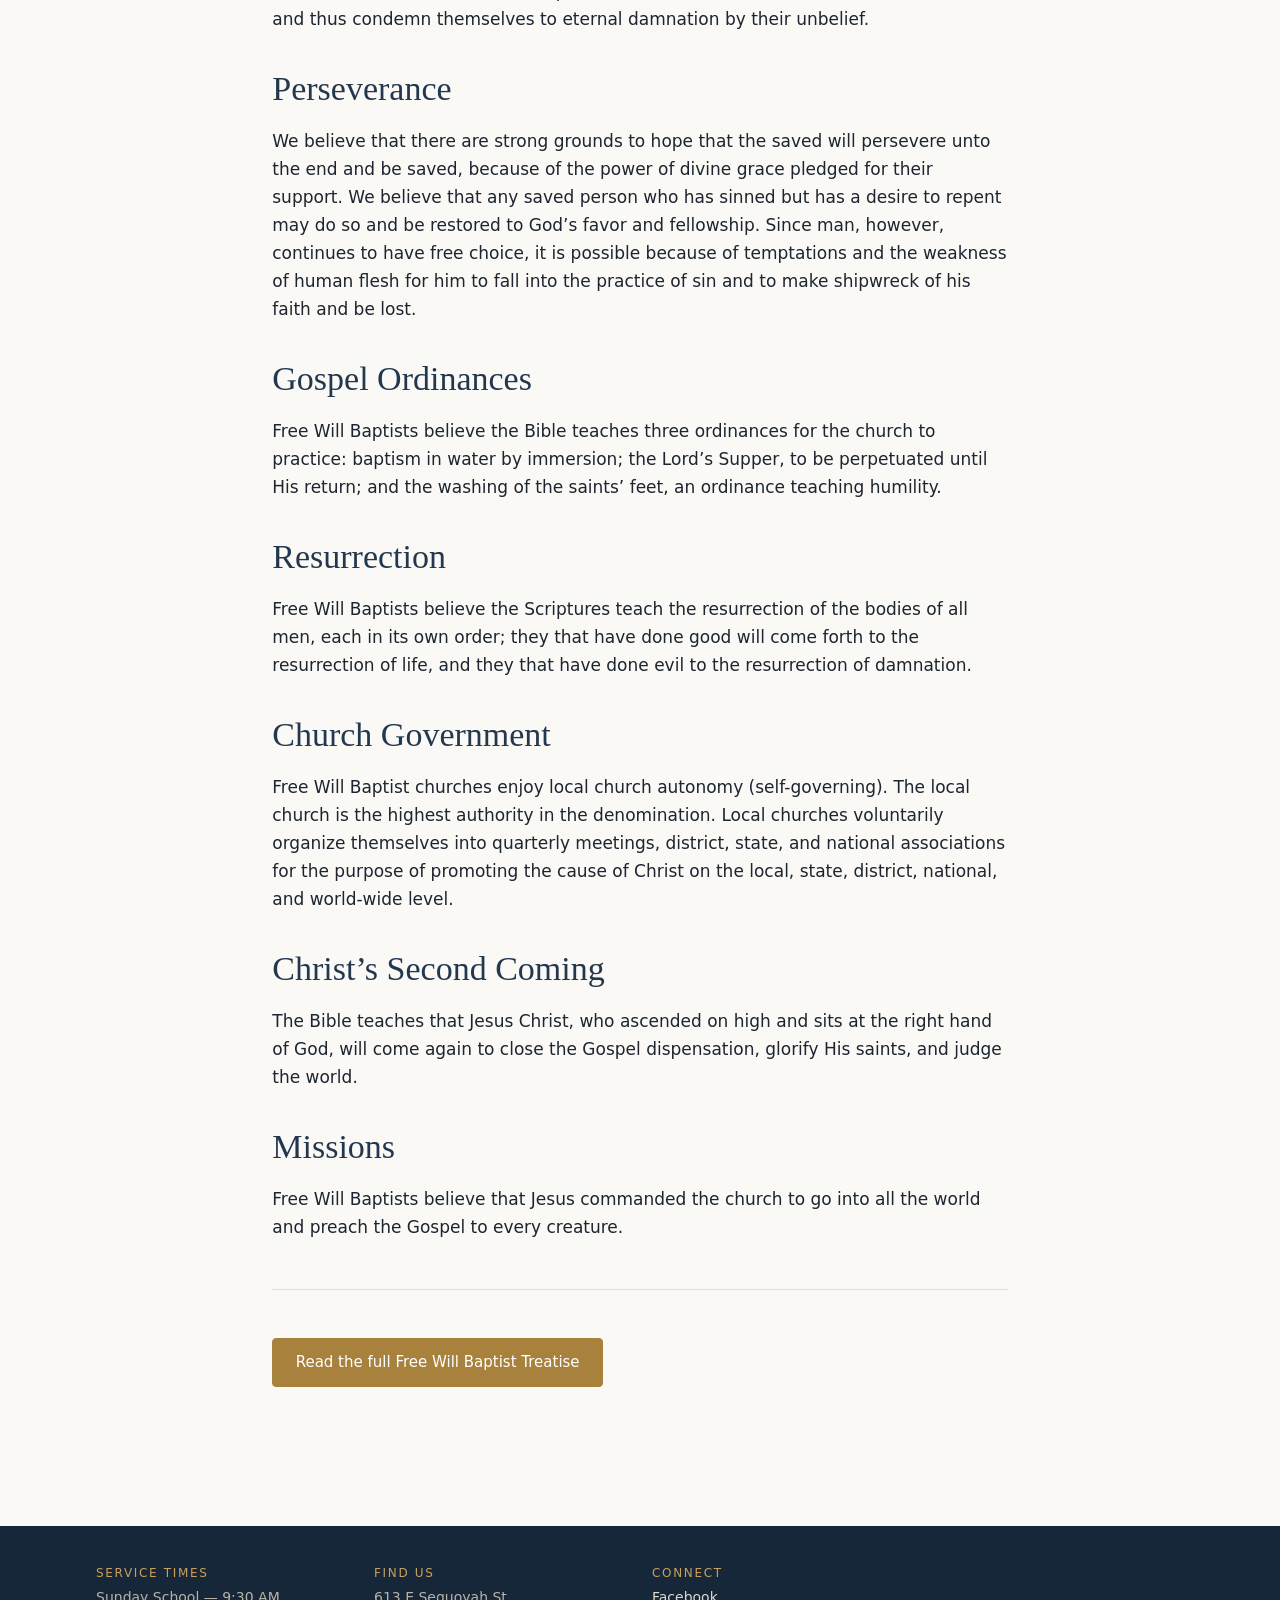
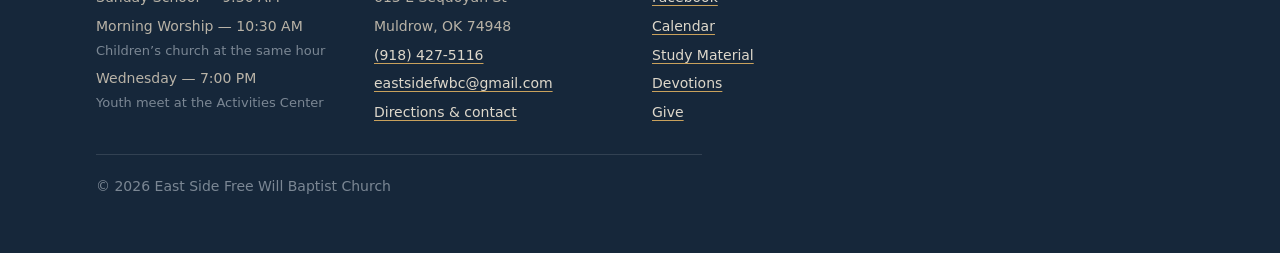
<file: beliefs.html>
<!DOCTYPE html>
<html lang="en">
<head>
<meta charset="utf-8">
<meta name="viewport" content="width=device-width, initial-scale=1">
<title>What We Believe &mdash; East Side Free Will Baptist Church</title>
<meta name="description" content="The gospel in plain language, and the doctrinal position of East Side Free Will Baptist Church, Muldrow, Oklahoma, as held by the National Association of Free Will Baptists.">
<link rel="canonical" href="https://eastsidefwbc.org/beliefs.html">

<meta property="og:type" content="website">
<meta property="og:site_name" content="East Side Free Will Baptist Church">
<meta property="og:locale" content="en_US">
<meta property="og:title" content="What We Believe &mdash; East Side Free Will Baptist Church">
<meta property="og:description" content="The gospel in plain language, and the doctrinal position of East Side Free Will Baptist Church, Muldrow, Oklahoma, as held by the National Association of Free Will Baptists.">
<meta property="og:url" content="https://eastsidefwbc.org/beliefs.html">
<meta property="og:image" content="https://eastsidefwbc.org/assets/img/social-card.jpg">
<meta property="og:image:width" content="1200">
<meta property="og:image:height" content="630">
<meta property="og:image:alt" content="East Side Free Will Baptist Church, Muldrow, Oklahoma">
<meta name="twitter:card" content="summary_large_image">
<meta name="twitter:title" content="What We Believe &mdash; East Side Free Will Baptist Church">
<meta name="twitter:description" content="The gospel in plain language, and the doctrinal position of East Side Free Will Baptist Church, Muldrow, Oklahoma, as held by the National Association of Free Will Baptists.">
<meta name="twitter:image" content="https://eastsidefwbc.org/assets/img/social-card.jpg">

<meta name="theme-color" content="#14273a">
<link rel="icon" href="/favicon.ico" sizes="32x32">
<link rel="icon" href="/favicon.svg" type="image/svg+xml">
<link rel="apple-touch-icon" href="/apple-touch-icon.png">
<link rel="stylesheet" href="css/styles.css">

</head>
<body>
<a class="skip-link" href="#main">Skip to content</a>

<header class="site-header">
  <div class="wrap">
    <a class="brand" href="index.html">East Side <small>Free Will Baptist Church</small></a>
    <nav class="site-nav" aria-label="Main">
      <ul>
        <li><a href="index.html">Home</a></li>
        <li><a href="about.html">About</a></li>
        <li><a href="beliefs.html" aria-current="page">What We Believe</a></li>
        <li><a href="ministries.html">Ministries</a></li>
        <li><a href="calendar.html">Calendar</a></li>
        <li><a href="announcements.html">Announcements</a></li>
        <li><a href="study-material.html">Study Material</a></li>
        <li><a href="give.html">Give</a></li>
        <li><a href="contact.html">Contact</a></li>
      </ul>
    </nav>
  </div>
</header>

<main id="main">

  <section>
    <div class="wrap wrap--narrow prose">
      <h1>What We Believe</h1>
      <p class="lede">East Side holds the doctrinal position of the <strong>National Association of Free
      Will Baptists</strong>. This page opens with the heart of it &mdash; the gospel, in plain words
      &mdash; and then sets out the fuller statement of what we teach and preach.</p>

      <nav class="jump" aria-label="Jump to a topic">
        <h2 class="jump__title">Jump to</h2>
        <ul>
          <li><a href="#the-gospel">The Gospel in short</a></li>
          <li><a href="#the-bible">The Bible</a></li>
          <li><a href="#god">God</a></li>
          <li><a href="#jesus-christ">Jesus Christ</a></li>
          <li><a href="#the-holy-spirit">The Holy Spirit</a></li>
          <li><a href="#man">Man</a></li>
          <li><a href="#gods-relationship-to-his-creatures-and-creation">God&rsquo;s Relationship to His Creatures and Creation</a></li>
          <li><a href="#salvation">Salvation</a></li>
          <li><a href="#who-can-be-saved">Who Can Be Saved?</a></li>
          <li><a href="#perseverance">Perseverance</a></li>
          <li><a href="#gospel-ordinances">Gospel Ordinances</a></li>
          <li><a href="#resurrection">Resurrection</a></li>
          <li><a href="#church-government">Church Government</a></li>
          <li><a href="#christs-second-coming">Christ&rsquo;s Second Coming</a></li>
          <li><a href="#missions">Missions</a></li>
        </ul>
      </nav>

      <h2 id="the-gospel">The Gospel in short</h2>
      <p>God made everything, and He made it good. He made us in His own image, to know Him and to
      live with Him.</p>
      <p>We have all turned away from Him. Every one of us has done wrong, and done it knowing
      better. The Bible calls this sin, and sin separates us from God.</p>
      <p>God did not leave us there. He sent His Son, Jesus Christ, who lived the life we should
      have lived, died on a cross in our place, and rose from the dead three days later. Jesus took
      the penalty for our sin so that we would not have to.</p>
      <p>What God asks of us is repentance and faith &mdash; to admit our sin honestly, to turn from
      it, and to trust Jesus alone to save us. Salvation is God&rsquo;s gift, given by grace. It is not
      something we earn, and not something we can be good enough to deserve.</p>
      <p>Whoever comes to Him in that way is forgiven and received as God&rsquo;s own. You are not
      asked to tidy your life up first. If you would like to talk it over, please
      <a href="contact.html">get in touch</a>, or simply come to a service &mdash; someone would be
      glad to sit down with you.</p>

      <hr>

      <h2>What we teach and preach</h2>
      <p>What follows is the National Association&rsquo;s own summary of the Free Will Baptist
      position.</p>

      <blockquote>
        All scripture is given by inspiration of God, and is profitable for doctrine, for reproof, for correction, for instruction in righteousness.
        <cite>&mdash; 2 Timothy 3:16</cite>
      </blockquote>

      <h2 id="the-bible">The Bible</h2>
      <p>God used holy men to write the Scriptures. They are, in both the Old and New Testaments, the very words God intended us to have. They are, as given by God, without error and are our only rule of faith and practice. We profit from them by learning the truth about many things: they also speak to us about wrong doing, they correct us and get us back on course, and they instruct us in right living.</p>

      <h2 id="god">God</h2>
      <p>We believe that God is the Creator, Sustainer, and Righteous Ruler of the universe. He has revealed Himself in nature, and in the Scriptures of the Holy Bible as Father, Son, and Holy Spirit: yet as one God.</p>

      <h2 id="jesus-christ">Jesus Christ</h2>
      <p>He is God&rsquo;s unique Son; the only one of a kind. The Scripture teaches that He is God revealed in flesh. In His divine nature He is truly God and in His human nature truly man. He is the One once crucified for man&rsquo;s sin, the now risen and glorified Savior and Lord who mediates between God and man and who gives us access to the Father through His intercession. None can come to the Father unless they come through Him.</p>

      <h2 id="the-holy-spirit">The Holy Spirit</h2>
      <p>All of the attributes of God are ascribed to the Holy Spirit by the Scriptures. It is He who convicts and convinces men of their sin. He also convinces man of that which is right, and that a final day of judgment will come. It is He who comes to live in us at conversion, to open our understanding to the Scripture, and to lead us into the truth.</p>

      <h2 id="man">Man</h2>
      <p>God created man in a state of innocence. Man, being tempted by Satan, yielded and willfully disobeyed God, becoming a sinner and incurring God&rsquo;s judgment upon sin. All of Adam&rsquo;s descendants inherit his fallen nature and thus have a natural inclination to sin. When one comes to an age of accountability, he is guilty of sinning before God and in need of salvation.</p>

      <h2 id="gods-relationship-to-his-creatures-and-creation">God&rsquo;s Relationship to His Creatures and Creation</h2>
      <p>God exercises a wise and benevolent providence over all beings and things. He maintains the laws of nature and performs special acts as the highest welfare of mankind and His created order of things require.</p>

      <h2 id="salvation">Salvation</h2>
      <p>Man receives pardon and forgiveness for his sins when he admits to God that he is a sinner, when in godly sorrow he turns from them and trusts in the work of Christ as redemption for his sin. This acceptance of God&rsquo;s great salvation involves belief in Christ&rsquo;s death on the cross as man&rsquo;s substitute and the fact of God&rsquo;s raising Him from the dead as predicted. It is a salvation by grace alone and not of works.</p>

      <h2 id="who-can-be-saved">Who Can Be Saved?</h2>
      <p>It is God&rsquo;s will that all be saved, but since man has the power of choice, God saves only those who repent of their sin and believe in the work of Christ on the cross. Those who refuse in this life to repent and believe have no later chance to be saved and thus condemn themselves to eternal damnation by their unbelief.</p>

      <h2 id="perseverance">Perseverance</h2>
      <p>We believe that there are strong grounds to hope that the saved will persevere unto the end and be saved, because of the power of divine grace pledged for their support. We believe that any saved person who has sinned but has a desire to repent may do so and be restored to God&rsquo;s favor and fellowship. Since man, however, continues to have free choice, it is possible because of temptations and the weakness of human flesh for him to fall into the practice of sin and to make shipwreck of his faith and be lost.</p>

      <h2 id="gospel-ordinances">Gospel Ordinances</h2>
      <p>Free Will Baptists believe the Bible teaches three ordinances for the church to practice: baptism in water by immersion; the Lord&rsquo;s Supper, to be perpetuated until His return; and the washing of the saints&rsquo; feet, an ordinance teaching humility.</p>

      <h2 id="resurrection">Resurrection</h2>
      <p>Free Will Baptists believe the Scriptures teach the resurrection of the bodies of all men, each in its own order; they that have done good will come forth to the resurrection of life, and they that have done evil to the resurrection of damnation.</p>

      <h2 id="church-government">Church Government</h2>
      <p>Free Will Baptist churches enjoy local church autonomy (self-governing). The local church is the highest authority in the denomination. Local churches voluntarily organize themselves into quarterly meetings, district, state, and national associations for the purpose of promoting the cause of Christ on the local, state, district, national, and world-wide level.</p>

      <h2 id="christs-second-coming">Christ&rsquo;s Second Coming</h2>
      <p>The Bible teaches that Jesus Christ, who ascended on high and sits at the right hand of God, will come again to close the Gospel dispensation, glorify His saints, and judge the world.</p>

      <h2 id="missions">Missions</h2>
      <p>Free Will Baptists believe that Jesus commanded the church to go into all the world and preach the Gospel to every creature.</p>

      <hr>
      <p><a class="btn" href="https://nafwb.org/site/treatise/">Read the full Free Will Baptist Treatise</a></p>
    </div>
  </section>

</main>

<footer class="site-footer">
  <div class="wrap">
    <div>
      <h3>Service Times</h3>
      <ul>
        <li>Sunday School &mdash; 9:30 AM</li>
        <li>Morning Worship &mdash; 10:30 AM<span class="fine">Children&rsquo;s church at the same hour</span></li>
        <li>Wednesday &mdash; 7:00 PM<span class="fine">Youth meet at the Activities Center</span></li>
      </ul>
    </div>
    <div>
      <h3>Find Us</h3>
      <ul>
        <li>613 E Sequoyah St</li>
        <li>Muldrow, OK 74948</li>
        <li><a href="tel:+19184275116">(918) 427-5116</a></li>
        <li><a href="mailto:eastsidefwbc@gmail.com">eastsidefwbc@gmail.com</a></li>
        <li><a href="contact.html">Directions &amp; contact</a></li>
      </ul>
    </div>
    <div>
      <h3>Connect</h3>
      <ul>
        <li><a href="https://www.facebook.com/esfwbc">Facebook</a></li>
        <li><a href="calendar.html">Calendar</a></li>
        <li><a href="study-material.html">Study Material</a></li>
        <li><a href="devotions.html">Devotions</a></li>
        <li><a href="give.html">Give</a></li>
      </ul>
    </div>
    <p class="legal">&copy; <span id="yr">2026</span> East Side Free Will Baptist Church</p>
  </div>
</footer>

<script>document.getElementById('yr').textContent = new Date().getFullYear();</script>
</body>
</html>
</file>
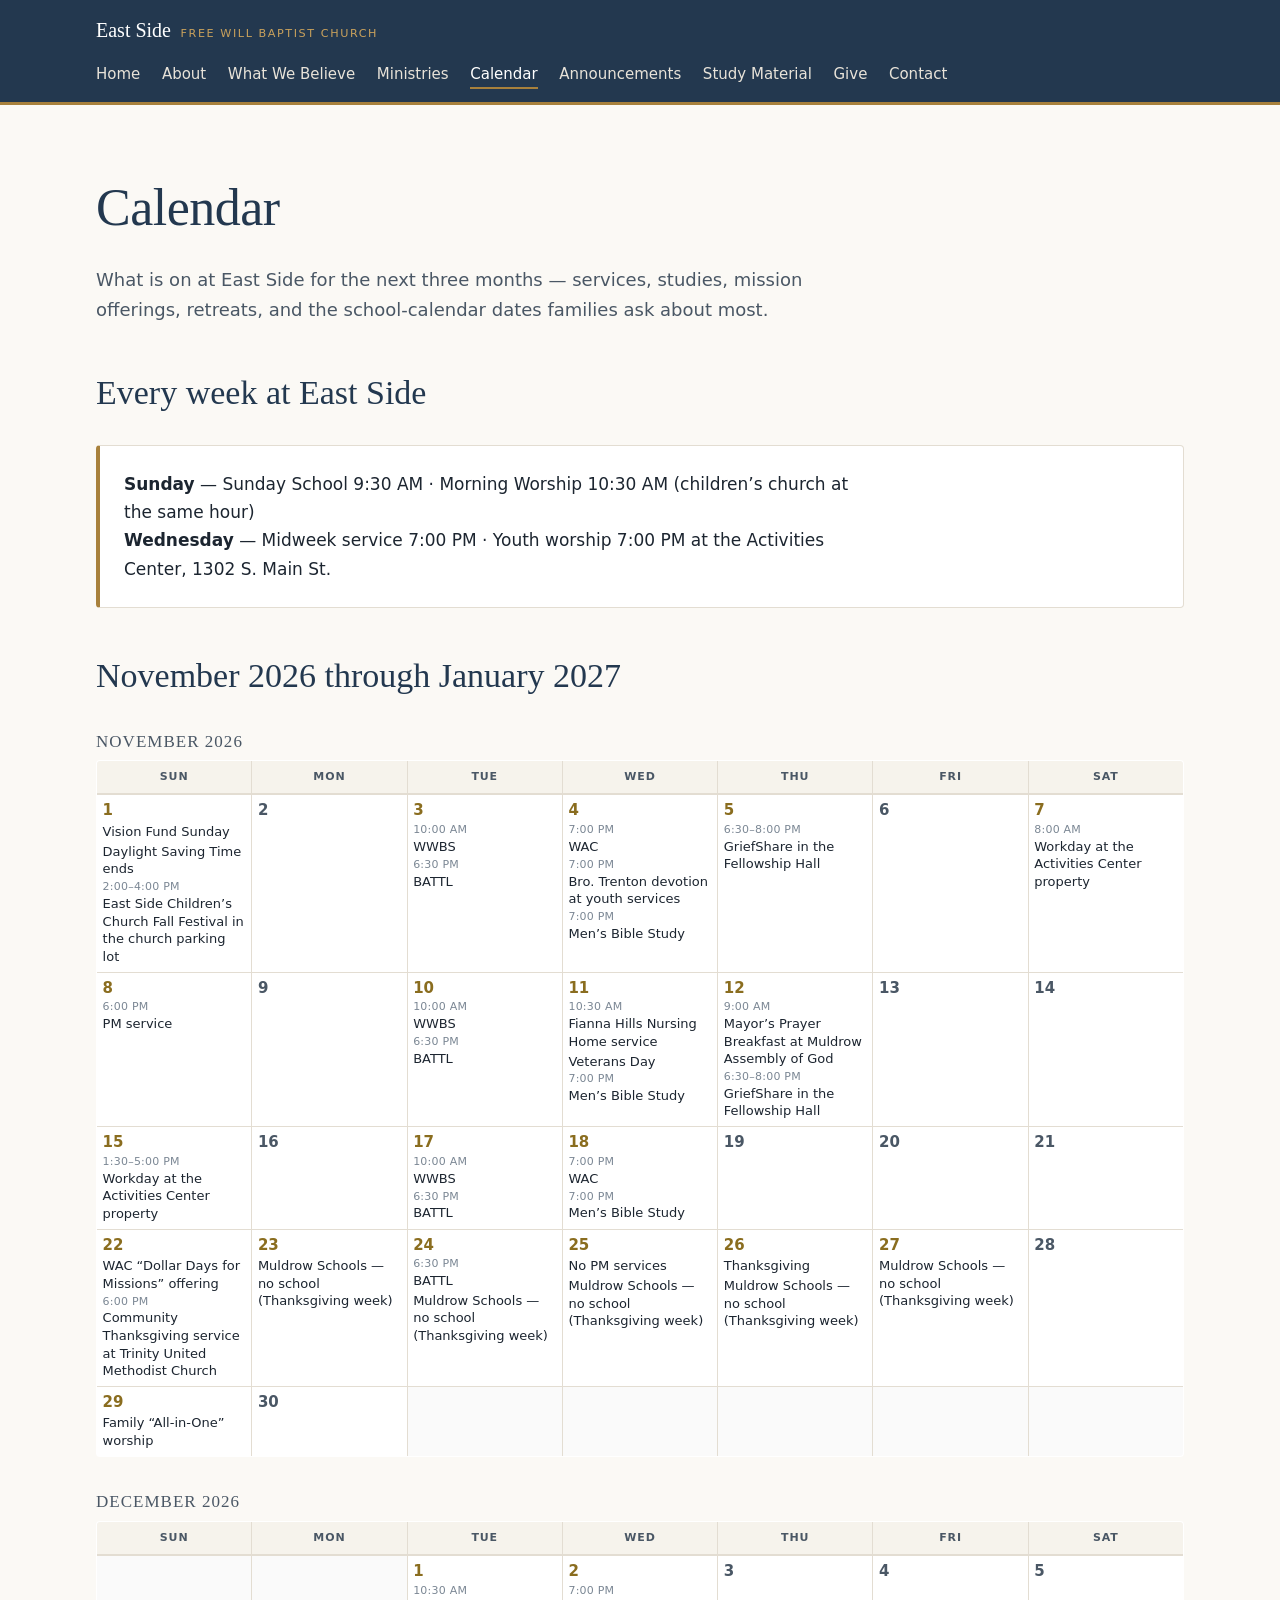
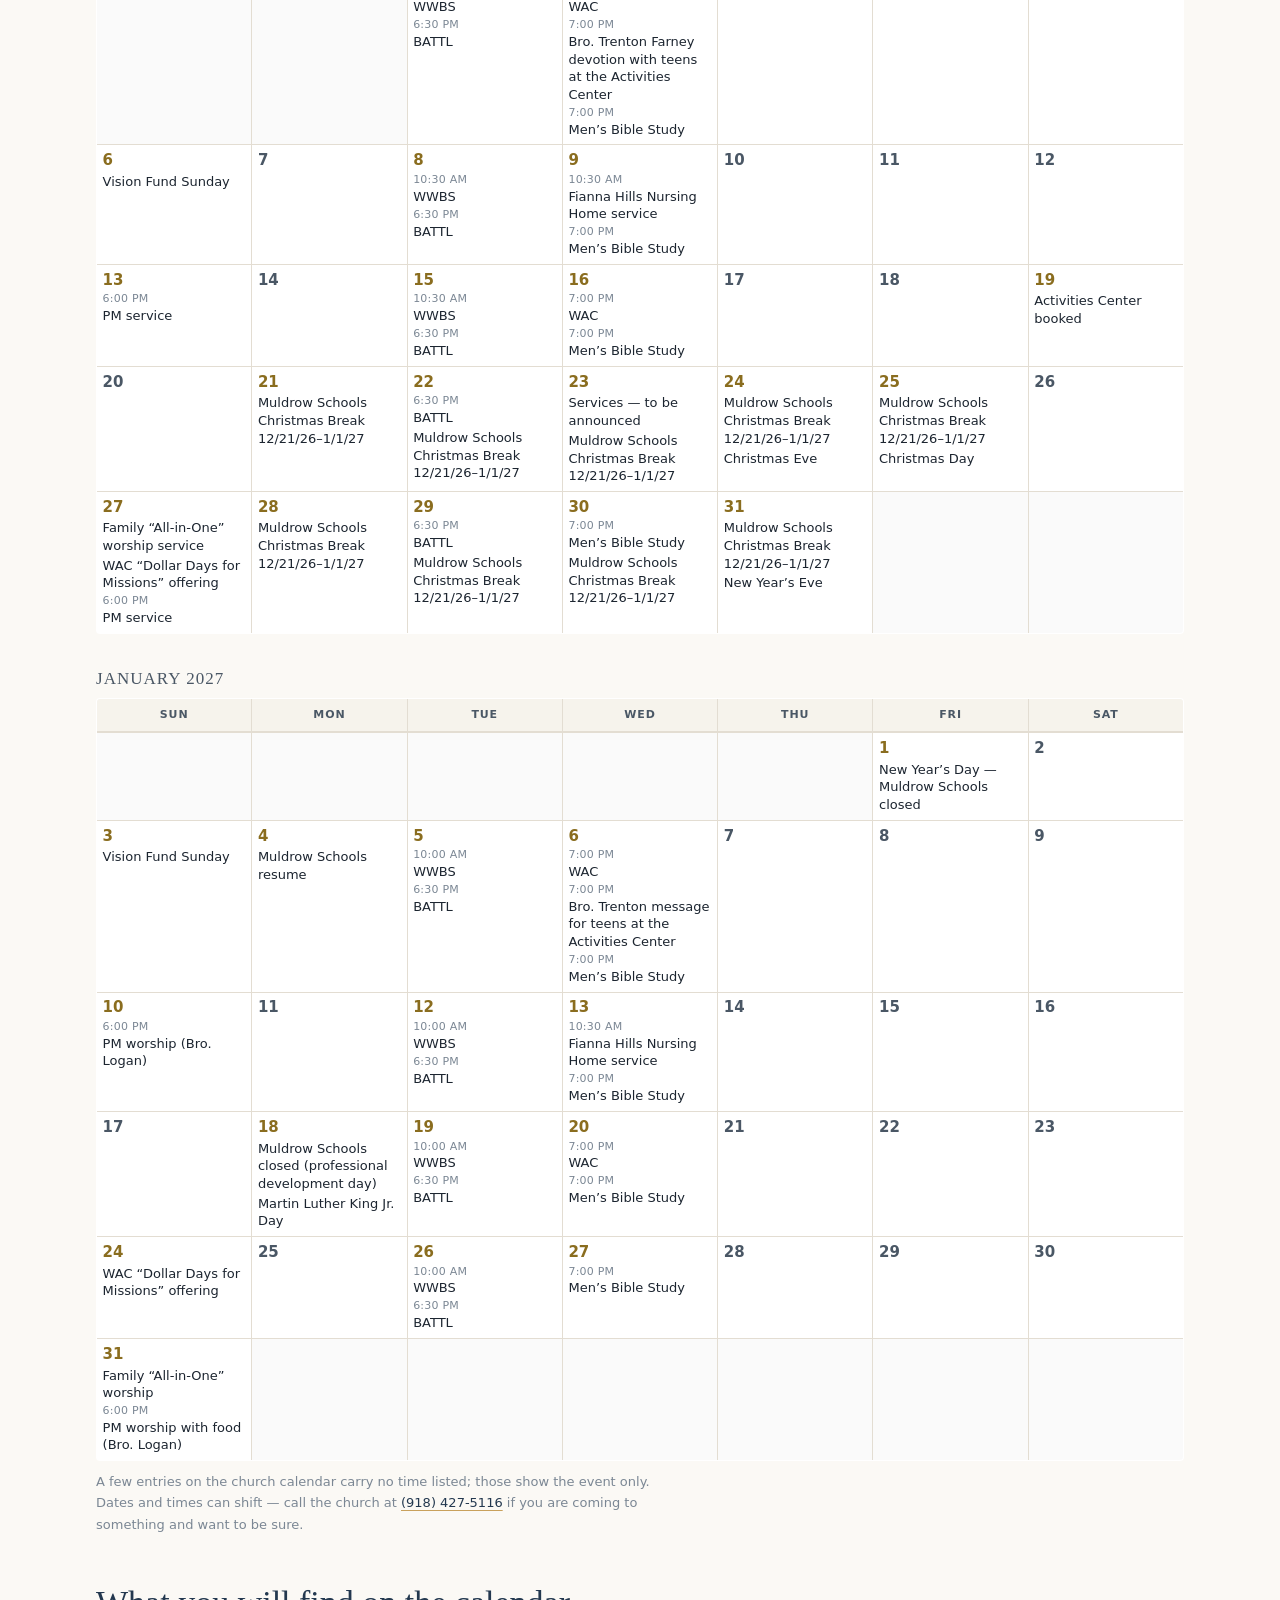
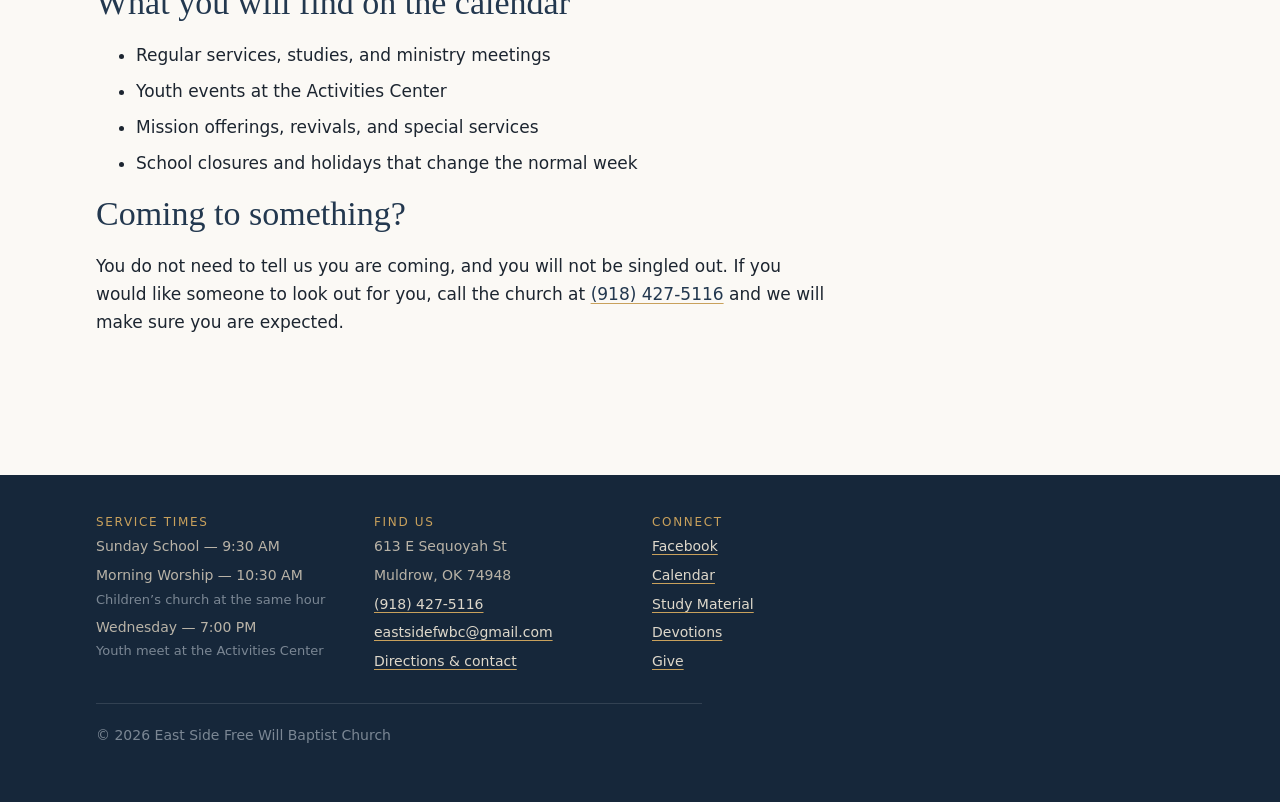
<file: calendar.html>
<!DOCTYPE html>
<html lang="en">
<head>
<meta charset="utf-8">
<meta name="viewport" content="width=device-width, initial-scale=1">
<title>Calendar &mdash; East Side Free Will Baptist Church</title>
<meta name="description" content="Services, studies, mission offerings, retreats, and school dates for the next three months at East Side Free Will Baptist Church, Muldrow, Oklahoma.">
<link rel="canonical" href="https://eastsidefwbc.org/calendar.html">

<meta property="og:type" content="website">
<meta property="og:site_name" content="East Side Free Will Baptist Church">
<meta property="og:locale" content="en_US">
<meta property="og:title" content="Calendar &mdash; East Side Free Will Baptist Church">
<meta property="og:description" content="Services, studies, mission offerings, retreats, and school dates for the next three months at East Side Free Will Baptist Church, Muldrow, Oklahoma.">
<meta property="og:url" content="https://eastsidefwbc.org/calendar.html">
<meta property="og:image" content="https://eastsidefwbc.org/assets/img/social-card.jpg">
<meta property="og:image:width" content="1200">
<meta property="og:image:height" content="630">
<meta property="og:image:alt" content="East Side Free Will Baptist Church, Muldrow, Oklahoma">
<meta name="twitter:card" content="summary_large_image">
<meta name="twitter:title" content="Calendar &mdash; East Side Free Will Baptist Church">
<meta name="twitter:description" content="Services, studies, mission offerings, retreats, and school dates for the next three months at East Side Free Will Baptist Church, Muldrow, Oklahoma.">
<meta name="twitter:image" content="https://eastsidefwbc.org/assets/img/social-card.jpg">

<meta name="theme-color" content="#14273a">
<link rel="icon" href="/favicon.ico" sizes="32x32">
<link rel="icon" href="/favicon.svg" type="image/svg+xml">
<link rel="apple-touch-icon" href="/apple-touch-icon.png">
<link rel="stylesheet" href="css/styles.css">

</head>
<body>
<a class="skip-link" href="#main">Skip to content</a>

<header class="site-header">
  <div class="wrap">
    <a class="brand" href="index.html">East Side <small>Free Will Baptist Church</small></a>
    <nav class="site-nav" aria-label="Main">
      <ul>
        <li><a href="index.html">Home</a></li>
        <li><a href="about.html">About</a></li>
        <li><a href="beliefs.html">What We Believe</a></li>
        <li><a href="ministries.html">Ministries</a></li>
        <li><a href="calendar.html" aria-current="page">Calendar</a></li>
        <li><a href="announcements.html">Announcements</a></li>
        <li><a href="study-material.html">Study Material</a></li>
        <li><a href="give.html">Give</a></li>
        <li><a href="contact.html">Contact</a></li>
      </ul>
    </nav>
  </div>
</header>

<main id="main">

  <section>
    <div class="wrap">
      <h1>Calendar</h1>
      <p class="prose lede">What is on at East Side for the next three months &mdash; services, studies,
      mission offerings, retreats, and the school-calendar dates families ask about most.</p>

      <h2 class="spaced">Every week at East Side</h2>
      <div class="callout">
        <p><strong>Sunday</strong> &mdash; Sunday School 9:30 AM &middot; Morning Worship 10:30 AM
        (children&rsquo;s church at the same hour)<br>
        <strong>Wednesday</strong> &mdash; Midweek service 7:00 PM &middot; Youth worship 7:00 PM at the
        Activities Center, 1302 S. Main St.</p>
      </div>

      <h2 class="spaced">November 2026 through January 2027</h2>
    <div class="cal-month">
      <h3 class="cal-month__name">November 2026</h3>
      <div class="cal-scroll" tabindex="0" role="region"
           aria-label="November 2026 2026 month grid, scrolls sideways">
      <table class="cal-grid">
        <caption class="visually-hidden">November 2026 2026</caption>
        <thead>
          <tr>
            <th scope="col" class="cal-grid__wd"><abbr title="Sun">Sun</abbr></th>
            <th scope="col" class="cal-grid__wd"><abbr title="Mon">Mon</abbr></th>
            <th scope="col" class="cal-grid__wd"><abbr title="Tue">Tue</abbr></th>
            <th scope="col" class="cal-grid__wd"><abbr title="Wed">Wed</abbr></th>
            <th scope="col" class="cal-grid__wd"><abbr title="Thu">Thu</abbr></th>
            <th scope="col" class="cal-grid__wd"><abbr title="Fri">Fri</abbr></th>
            <th scope="col" class="cal-grid__wd"><abbr title="Sat">Sat</abbr></th>
          </tr>
        </thead>
        <tbody>
          <tr>
            <td class="cal-cell cal-cell--busy">
              <span class="visually-hidden">Sunday November 1, 2026</span>
              <span class="cal-cell__day" aria-hidden="true"><span class="cal-cell__num" data-weekday="Sunday">1</span></span>
              <ul class="cal-cell__events">
                <li>Vision Fund Sunday</li>
                <li>Daylight Saving Time ends</li>
                <li><span class="cal-cell__time">2:00&ndash;4:00 PM</span>East Side Children&rsquo;s Church Fall Festival in the church parking lot</li>
              </ul>
            </td>
            <td class="cal-cell">
              <span class="visually-hidden">Monday November 2, 2026</span>
              <span class="cal-cell__day" aria-hidden="true"><span class="cal-cell__num" data-weekday="Monday">2</span></span>
            </td>
            <td class="cal-cell cal-cell--busy">
              <span class="visually-hidden">Tuesday November 3, 2026</span>
              <span class="cal-cell__day" aria-hidden="true"><span class="cal-cell__num" data-weekday="Tuesday">3</span></span>
              <ul class="cal-cell__events">
                <li><span class="cal-cell__time">10:00 AM</span>WWBS</li>
                <li><span class="cal-cell__time">6:30 PM</span>BATTL</li>
              </ul>
            </td>
            <td class="cal-cell cal-cell--busy">
              <span class="visually-hidden">Wednesday November 4, 2026</span>
              <span class="cal-cell__day" aria-hidden="true"><span class="cal-cell__num" data-weekday="Wednesday">4</span></span>
              <ul class="cal-cell__events">
                <li><span class="cal-cell__time">7:00 PM</span>WAC</li>
                <li><span class="cal-cell__time">7:00 PM</span>Bro. Trenton devotion at youth services</li>
                <li><span class="cal-cell__time">7:00 PM</span>Men&rsquo;s Bible Study</li>
              </ul>
            </td>
            <td class="cal-cell cal-cell--busy">
              <span class="visually-hidden">Thursday November 5, 2026</span>
              <span class="cal-cell__day" aria-hidden="true"><span class="cal-cell__num" data-weekday="Thursday">5</span></span>
              <ul class="cal-cell__events">
                <li><span class="cal-cell__time">6:30&ndash;8:00 PM</span>GriefShare in the Fellowship Hall</li>
              </ul>
            </td>
            <td class="cal-cell">
              <span class="visually-hidden">Friday November 6, 2026</span>
              <span class="cal-cell__day" aria-hidden="true"><span class="cal-cell__num" data-weekday="Friday">6</span></span>
            </td>
            <td class="cal-cell cal-cell--busy">
              <span class="visually-hidden">Saturday November 7, 2026</span>
              <span class="cal-cell__day" aria-hidden="true"><span class="cal-cell__num" data-weekday="Saturday">7</span></span>
              <ul class="cal-cell__events">
                <li><span class="cal-cell__time">8:00 AM</span>Workday at the Activities Center property</li>
              </ul>
            </td>
          </tr>
          <tr>
            <td class="cal-cell cal-cell--busy">
              <span class="visually-hidden">Sunday November 8, 2026</span>
              <span class="cal-cell__day" aria-hidden="true"><span class="cal-cell__num" data-weekday="Sunday">8</span></span>
              <ul class="cal-cell__events">
                <li><span class="cal-cell__time">6:00 PM</span>PM service</li>
              </ul>
            </td>
            <td class="cal-cell">
              <span class="visually-hidden">Monday November 9, 2026</span>
              <span class="cal-cell__day" aria-hidden="true"><span class="cal-cell__num" data-weekday="Monday">9</span></span>
            </td>
            <td class="cal-cell cal-cell--busy">
              <span class="visually-hidden">Tuesday November 10, 2026</span>
              <span class="cal-cell__day" aria-hidden="true"><span class="cal-cell__num" data-weekday="Tuesday">10</span></span>
              <ul class="cal-cell__events">
                <li><span class="cal-cell__time">10:00 AM</span>WWBS</li>
                <li><span class="cal-cell__time">6:30 PM</span>BATTL</li>
              </ul>
            </td>
            <td class="cal-cell cal-cell--busy">
              <span class="visually-hidden">Wednesday November 11, 2026</span>
              <span class="cal-cell__day" aria-hidden="true"><span class="cal-cell__num" data-weekday="Wednesday">11</span></span>
              <ul class="cal-cell__events">
                <li><span class="cal-cell__time">10:30 AM</span>Fianna Hills Nursing Home service</li>
                <li>Veterans Day</li>
                <li><span class="cal-cell__time">7:00 PM</span>Men&rsquo;s Bible Study</li>
              </ul>
            </td>
            <td class="cal-cell cal-cell--busy">
              <span class="visually-hidden">Thursday November 12, 2026</span>
              <span class="cal-cell__day" aria-hidden="true"><span class="cal-cell__num" data-weekday="Thursday">12</span></span>
              <ul class="cal-cell__events">
                <li><span class="cal-cell__time">9:00 AM</span>Mayor&rsquo;s Prayer Breakfast at Muldrow Assembly of God</li>
                <li><span class="cal-cell__time">6:30&ndash;8:00 PM</span>GriefShare in the Fellowship Hall</li>
              </ul>
            </td>
            <td class="cal-cell">
              <span class="visually-hidden">Friday November 13, 2026</span>
              <span class="cal-cell__day" aria-hidden="true"><span class="cal-cell__num" data-weekday="Friday">13</span></span>
            </td>
            <td class="cal-cell">
              <span class="visually-hidden">Saturday November 14, 2026</span>
              <span class="cal-cell__day" aria-hidden="true"><span class="cal-cell__num" data-weekday="Saturday">14</span></span>
            </td>
          </tr>
          <tr>
            <td class="cal-cell cal-cell--busy">
              <span class="visually-hidden">Sunday November 15, 2026</span>
              <span class="cal-cell__day" aria-hidden="true"><span class="cal-cell__num" data-weekday="Sunday">15</span></span>
              <ul class="cal-cell__events">
                <li><span class="cal-cell__time">1:30&ndash;5:00 PM</span>Workday at the Activities Center property</li>
              </ul>
            </td>
            <td class="cal-cell">
              <span class="visually-hidden">Monday November 16, 2026</span>
              <span class="cal-cell__day" aria-hidden="true"><span class="cal-cell__num" data-weekday="Monday">16</span></span>
            </td>
            <td class="cal-cell cal-cell--busy">
              <span class="visually-hidden">Tuesday November 17, 2026</span>
              <span class="cal-cell__day" aria-hidden="true"><span class="cal-cell__num" data-weekday="Tuesday">17</span></span>
              <ul class="cal-cell__events">
                <li><span class="cal-cell__time">10:00 AM</span>WWBS</li>
                <li><span class="cal-cell__time">6:30 PM</span>BATTL</li>
              </ul>
            </td>
            <td class="cal-cell cal-cell--busy">
              <span class="visually-hidden">Wednesday November 18, 2026</span>
              <span class="cal-cell__day" aria-hidden="true"><span class="cal-cell__num" data-weekday="Wednesday">18</span></span>
              <ul class="cal-cell__events">
                <li><span class="cal-cell__time">7:00 PM</span>WAC</li>
                <li><span class="cal-cell__time">7:00 PM</span>Men&rsquo;s Bible Study</li>
              </ul>
            </td>
            <td class="cal-cell">
              <span class="visually-hidden">Thursday November 19, 2026</span>
              <span class="cal-cell__day" aria-hidden="true"><span class="cal-cell__num" data-weekday="Thursday">19</span></span>
            </td>
            <td class="cal-cell">
              <span class="visually-hidden">Friday November 20, 2026</span>
              <span class="cal-cell__day" aria-hidden="true"><span class="cal-cell__num" data-weekday="Friday">20</span></span>
            </td>
            <td class="cal-cell">
              <span class="visually-hidden">Saturday November 21, 2026</span>
              <span class="cal-cell__day" aria-hidden="true"><span class="cal-cell__num" data-weekday="Saturday">21</span></span>
            </td>
          </tr>
          <tr>
            <td class="cal-cell cal-cell--busy">
              <span class="visually-hidden">Sunday November 22, 2026</span>
              <span class="cal-cell__day" aria-hidden="true"><span class="cal-cell__num" data-weekday="Sunday">22</span></span>
              <ul class="cal-cell__events">
                <li>WAC &ldquo;Dollar Days for Missions&rdquo; offering</li>
                <li><span class="cal-cell__time">6:00 PM</span>Community Thanksgiving service at Trinity United Methodist Church</li>
              </ul>
            </td>
            <td class="cal-cell cal-cell--busy">
              <span class="visually-hidden">Monday November 23, 2026</span>
              <span class="cal-cell__day" aria-hidden="true"><span class="cal-cell__num" data-weekday="Monday">23</span></span>
              <ul class="cal-cell__events">
                <li>Muldrow Schools &mdash; no school (Thanksgiving week)</li>
              </ul>
            </td>
            <td class="cal-cell cal-cell--busy">
              <span class="visually-hidden">Tuesday November 24, 2026</span>
              <span class="cal-cell__day" aria-hidden="true"><span class="cal-cell__num" data-weekday="Tuesday">24</span></span>
              <ul class="cal-cell__events">
                <li><span class="cal-cell__time">6:30 PM</span>BATTL</li>
                <li>Muldrow Schools &mdash; no school (Thanksgiving week)</li>
              </ul>
            </td>
            <td class="cal-cell cal-cell--busy">
              <span class="visually-hidden">Wednesday November 25, 2026</span>
              <span class="cal-cell__day" aria-hidden="true"><span class="cal-cell__num" data-weekday="Wednesday">25</span></span>
              <ul class="cal-cell__events">
                <li>No PM services</li>
                <li>Muldrow Schools &mdash; no school (Thanksgiving week)</li>
              </ul>
            </td>
            <td class="cal-cell cal-cell--busy">
              <span class="visually-hidden">Thursday November 26, 2026</span>
              <span class="cal-cell__day" aria-hidden="true"><span class="cal-cell__num" data-weekday="Thursday">26</span></span>
              <ul class="cal-cell__events">
                <li>Thanksgiving</li>
                <li>Muldrow Schools &mdash; no school (Thanksgiving week)</li>
              </ul>
            </td>
            <td class="cal-cell cal-cell--busy">
              <span class="visually-hidden">Friday November 27, 2026</span>
              <span class="cal-cell__day" aria-hidden="true"><span class="cal-cell__num" data-weekday="Friday">27</span></span>
              <ul class="cal-cell__events">
                <li>Muldrow Schools &mdash; no school (Thanksgiving week)</li>
              </ul>
            </td>
            <td class="cal-cell">
              <span class="visually-hidden">Saturday November 28, 2026</span>
              <span class="cal-cell__day" aria-hidden="true"><span class="cal-cell__num" data-weekday="Saturday">28</span></span>
            </td>
          </tr>
          <tr>
            <td class="cal-cell cal-cell--busy">
              <span class="visually-hidden">Sunday November 29, 2026</span>
              <span class="cal-cell__day" aria-hidden="true"><span class="cal-cell__num" data-weekday="Sunday">29</span></span>
              <ul class="cal-cell__events">
                <li>Family &ldquo;All-in-One&rdquo; worship</li>
              </ul>
            </td>
            <td class="cal-cell">
              <span class="visually-hidden">Monday November 30, 2026</span>
              <span class="cal-cell__day" aria-hidden="true"><span class="cal-cell__num" data-weekday="Monday">30</span></span>
            </td>
            <td class="cal-cell cal-cell--empty"></td>
            <td class="cal-cell cal-cell--empty"></td>
            <td class="cal-cell cal-cell--empty"></td>
            <td class="cal-cell cal-cell--empty"></td>
            <td class="cal-cell cal-cell--empty"></td>
          </tr>
        </tbody>
      </table>
      </div>
    </div>
    <div class="cal-month">
      <h3 class="cal-month__name">December 2026</h3>
      <div class="cal-scroll" tabindex="0" role="region"
           aria-label="December 2026 2026 month grid, scrolls sideways">
      <table class="cal-grid">
        <caption class="visually-hidden">December 2026 2026</caption>
        <thead>
          <tr>
            <th scope="col" class="cal-grid__wd"><abbr title="Sun">Sun</abbr></th>
            <th scope="col" class="cal-grid__wd"><abbr title="Mon">Mon</abbr></th>
            <th scope="col" class="cal-grid__wd"><abbr title="Tue">Tue</abbr></th>
            <th scope="col" class="cal-grid__wd"><abbr title="Wed">Wed</abbr></th>
            <th scope="col" class="cal-grid__wd"><abbr title="Thu">Thu</abbr></th>
            <th scope="col" class="cal-grid__wd"><abbr title="Fri">Fri</abbr></th>
            <th scope="col" class="cal-grid__wd"><abbr title="Sat">Sat</abbr></th>
          </tr>
        </thead>
        <tbody>
          <tr>
            <td class="cal-cell cal-cell--empty"></td>
            <td class="cal-cell cal-cell--empty"></td>
            <td class="cal-cell cal-cell--busy">
              <span class="visually-hidden">Tuesday December 1, 2026</span>
              <span class="cal-cell__day" aria-hidden="true"><span class="cal-cell__num" data-weekday="Tuesday">1</span></span>
              <ul class="cal-cell__events">
                <li><span class="cal-cell__time">10:30 AM</span>WWBS</li>
                <li><span class="cal-cell__time">6:30 PM</span>BATTL</li>
              </ul>
            </td>
            <td class="cal-cell cal-cell--busy">
              <span class="visually-hidden">Wednesday December 2, 2026</span>
              <span class="cal-cell__day" aria-hidden="true"><span class="cal-cell__num" data-weekday="Wednesday">2</span></span>
              <ul class="cal-cell__events">
                <li><span class="cal-cell__time">7:00 PM</span>WAC</li>
                <li><span class="cal-cell__time">7:00 PM</span>Bro. Trenton Farney devotion with teens at the Activities Center</li>
                <li><span class="cal-cell__time">7:00 PM</span>Men&rsquo;s Bible Study</li>
              </ul>
            </td>
            <td class="cal-cell">
              <span class="visually-hidden">Thursday December 3, 2026</span>
              <span class="cal-cell__day" aria-hidden="true"><span class="cal-cell__num" data-weekday="Thursday">3</span></span>
            </td>
            <td class="cal-cell">
              <span class="visually-hidden">Friday December 4, 2026</span>
              <span class="cal-cell__day" aria-hidden="true"><span class="cal-cell__num" data-weekday="Friday">4</span></span>
            </td>
            <td class="cal-cell">
              <span class="visually-hidden">Saturday December 5, 2026</span>
              <span class="cal-cell__day" aria-hidden="true"><span class="cal-cell__num" data-weekday="Saturday">5</span></span>
            </td>
          </tr>
          <tr>
            <td class="cal-cell cal-cell--busy">
              <span class="visually-hidden">Sunday December 6, 2026</span>
              <span class="cal-cell__day" aria-hidden="true"><span class="cal-cell__num" data-weekday="Sunday">6</span></span>
              <ul class="cal-cell__events">
                <li>Vision Fund Sunday</li>
              </ul>
            </td>
            <td class="cal-cell">
              <span class="visually-hidden">Monday December 7, 2026</span>
              <span class="cal-cell__day" aria-hidden="true"><span class="cal-cell__num" data-weekday="Monday">7</span></span>
            </td>
            <td class="cal-cell cal-cell--busy">
              <span class="visually-hidden">Tuesday December 8, 2026</span>
              <span class="cal-cell__day" aria-hidden="true"><span class="cal-cell__num" data-weekday="Tuesday">8</span></span>
              <ul class="cal-cell__events">
                <li><span class="cal-cell__time">10:30 AM</span>WWBS</li>
                <li><span class="cal-cell__time">6:30 PM</span>BATTL</li>
              </ul>
            </td>
            <td class="cal-cell cal-cell--busy">
              <span class="visually-hidden">Wednesday December 9, 2026</span>
              <span class="cal-cell__day" aria-hidden="true"><span class="cal-cell__num" data-weekday="Wednesday">9</span></span>
              <ul class="cal-cell__events">
                <li><span class="cal-cell__time">10:30 AM</span>Fianna Hills Nursing Home service</li>
                <li><span class="cal-cell__time">7:00 PM</span>Men&rsquo;s Bible Study</li>
              </ul>
            </td>
            <td class="cal-cell">
              <span class="visually-hidden">Thursday December 10, 2026</span>
              <span class="cal-cell__day" aria-hidden="true"><span class="cal-cell__num" data-weekday="Thursday">10</span></span>
            </td>
            <td class="cal-cell">
              <span class="visually-hidden">Friday December 11, 2026</span>
              <span class="cal-cell__day" aria-hidden="true"><span class="cal-cell__num" data-weekday="Friday">11</span></span>
            </td>
            <td class="cal-cell">
              <span class="visually-hidden">Saturday December 12, 2026</span>
              <span class="cal-cell__day" aria-hidden="true"><span class="cal-cell__num" data-weekday="Saturday">12</span></span>
            </td>
          </tr>
          <tr>
            <td class="cal-cell cal-cell--busy">
              <span class="visually-hidden">Sunday December 13, 2026</span>
              <span class="cal-cell__day" aria-hidden="true"><span class="cal-cell__num" data-weekday="Sunday">13</span></span>
              <ul class="cal-cell__events">
                <li><span class="cal-cell__time">6:00 PM</span>PM service</li>
              </ul>
            </td>
            <td class="cal-cell">
              <span class="visually-hidden">Monday December 14, 2026</span>
              <span class="cal-cell__day" aria-hidden="true"><span class="cal-cell__num" data-weekday="Monday">14</span></span>
            </td>
            <td class="cal-cell cal-cell--busy">
              <span class="visually-hidden">Tuesday December 15, 2026</span>
              <span class="cal-cell__day" aria-hidden="true"><span class="cal-cell__num" data-weekday="Tuesday">15</span></span>
              <ul class="cal-cell__events">
                <li><span class="cal-cell__time">10:30 AM</span>WWBS</li>
                <li><span class="cal-cell__time">6:30 PM</span>BATTL</li>
              </ul>
            </td>
            <td class="cal-cell cal-cell--busy">
              <span class="visually-hidden">Wednesday December 16, 2026</span>
              <span class="cal-cell__day" aria-hidden="true"><span class="cal-cell__num" data-weekday="Wednesday">16</span></span>
              <ul class="cal-cell__events">
                <li><span class="cal-cell__time">7:00 PM</span>WAC</li>
                <li><span class="cal-cell__time">7:00 PM</span>Men&rsquo;s Bible Study</li>
              </ul>
            </td>
            <td class="cal-cell">
              <span class="visually-hidden">Thursday December 17, 2026</span>
              <span class="cal-cell__day" aria-hidden="true"><span class="cal-cell__num" data-weekday="Thursday">17</span></span>
            </td>
            <td class="cal-cell">
              <span class="visually-hidden">Friday December 18, 2026</span>
              <span class="cal-cell__day" aria-hidden="true"><span class="cal-cell__num" data-weekday="Friday">18</span></span>
            </td>
            <td class="cal-cell cal-cell--busy">
              <span class="visually-hidden">Saturday December 19, 2026</span>
              <span class="cal-cell__day" aria-hidden="true"><span class="cal-cell__num" data-weekday="Saturday">19</span></span>
              <ul class="cal-cell__events">
                <li>Activities Center booked</li>
              </ul>
            </td>
          </tr>
          <tr>
            <td class="cal-cell">
              <span class="visually-hidden">Sunday December 20, 2026</span>
              <span class="cal-cell__day" aria-hidden="true"><span class="cal-cell__num" data-weekday="Sunday">20</span></span>
            </td>
            <td class="cal-cell cal-cell--busy">
              <span class="visually-hidden">Monday December 21, 2026</span>
              <span class="cal-cell__day" aria-hidden="true"><span class="cal-cell__num" data-weekday="Monday">21</span></span>
              <ul class="cal-cell__events">
                <li>Muldrow Schools Christmas Break 12/21/26&ndash;1/1/27</li>
              </ul>
            </td>
            <td class="cal-cell cal-cell--busy">
              <span class="visually-hidden">Tuesday December 22, 2026</span>
              <span class="cal-cell__day" aria-hidden="true"><span class="cal-cell__num" data-weekday="Tuesday">22</span></span>
              <ul class="cal-cell__events">
                <li><span class="cal-cell__time">6:30 PM</span>BATTL</li>
                <li>Muldrow Schools Christmas Break 12/21/26&ndash;1/1/27</li>
              </ul>
            </td>
            <td class="cal-cell cal-cell--busy">
              <span class="visually-hidden">Wednesday December 23, 2026</span>
              <span class="cal-cell__day" aria-hidden="true"><span class="cal-cell__num" data-weekday="Wednesday">23</span></span>
              <ul class="cal-cell__events">
                <li>Services &mdash; to be announced</li>
                <li>Muldrow Schools Christmas Break 12/21/26&ndash;1/1/27</li>
              </ul>
            </td>
            <td class="cal-cell cal-cell--busy">
              <span class="visually-hidden">Thursday December 24, 2026</span>
              <span class="cal-cell__day" aria-hidden="true"><span class="cal-cell__num" data-weekday="Thursday">24</span></span>
              <ul class="cal-cell__events">
                <li>Muldrow Schools Christmas Break 12/21/26&ndash;1/1/27</li>
                <li>Christmas Eve</li>
              </ul>
            </td>
            <td class="cal-cell cal-cell--busy">
              <span class="visually-hidden">Friday December 25, 2026</span>
              <span class="cal-cell__day" aria-hidden="true"><span class="cal-cell__num" data-weekday="Friday">25</span></span>
              <ul class="cal-cell__events">
                <li>Muldrow Schools Christmas Break 12/21/26&ndash;1/1/27</li>
                <li>Christmas Day</li>
              </ul>
            </td>
            <td class="cal-cell">
              <span class="visually-hidden">Saturday December 26, 2026</span>
              <span class="cal-cell__day" aria-hidden="true"><span class="cal-cell__num" data-weekday="Saturday">26</span></span>
            </td>
          </tr>
          <tr>
            <td class="cal-cell cal-cell--busy">
              <span class="visually-hidden">Sunday December 27, 2026</span>
              <span class="cal-cell__day" aria-hidden="true"><span class="cal-cell__num" data-weekday="Sunday">27</span></span>
              <ul class="cal-cell__events">
                <li>Family &ldquo;All-in-One&rdquo; worship service</li>
                <li>WAC &ldquo;Dollar Days for Missions&rdquo; offering</li>
                <li><span class="cal-cell__time">6:00 PM</span>PM service</li>
              </ul>
            </td>
            <td class="cal-cell cal-cell--busy">
              <span class="visually-hidden">Monday December 28, 2026</span>
              <span class="cal-cell__day" aria-hidden="true"><span class="cal-cell__num" data-weekday="Monday">28</span></span>
              <ul class="cal-cell__events">
                <li>Muldrow Schools Christmas Break 12/21/26&ndash;1/1/27</li>
              </ul>
            </td>
            <td class="cal-cell cal-cell--busy">
              <span class="visually-hidden">Tuesday December 29, 2026</span>
              <span class="cal-cell__day" aria-hidden="true"><span class="cal-cell__num" data-weekday="Tuesday">29</span></span>
              <ul class="cal-cell__events">
                <li><span class="cal-cell__time">6:30 PM</span>BATTL</li>
                <li>Muldrow Schools Christmas Break 12/21/26&ndash;1/1/27</li>
              </ul>
            </td>
            <td class="cal-cell cal-cell--busy">
              <span class="visually-hidden">Wednesday December 30, 2026</span>
              <span class="cal-cell__day" aria-hidden="true"><span class="cal-cell__num" data-weekday="Wednesday">30</span></span>
              <ul class="cal-cell__events">
                <li><span class="cal-cell__time">7:00 PM</span>Men&rsquo;s Bible Study</li>
                <li>Muldrow Schools Christmas Break 12/21/26&ndash;1/1/27</li>
              </ul>
            </td>
            <td class="cal-cell cal-cell--busy">
              <span class="visually-hidden">Thursday December 31, 2026</span>
              <span class="cal-cell__day" aria-hidden="true"><span class="cal-cell__num" data-weekday="Thursday">31</span></span>
              <ul class="cal-cell__events">
                <li>Muldrow Schools Christmas Break 12/21/26&ndash;1/1/27</li>
                <li>New Year&rsquo;s Eve</li>
              </ul>
            </td>
            <td class="cal-cell cal-cell--empty"></td>
            <td class="cal-cell cal-cell--empty"></td>
          </tr>
        </tbody>
      </table>
      </div>
    </div>
    <div class="cal-month">
      <h3 class="cal-month__name">January 2027</h3>
      <div class="cal-scroll" tabindex="0" role="region"
           aria-label="January 2027 2027 month grid, scrolls sideways">
      <table class="cal-grid">
        <caption class="visually-hidden">January 2027 2027</caption>
        <thead>
          <tr>
            <th scope="col" class="cal-grid__wd"><abbr title="Sun">Sun</abbr></th>
            <th scope="col" class="cal-grid__wd"><abbr title="Mon">Mon</abbr></th>
            <th scope="col" class="cal-grid__wd"><abbr title="Tue">Tue</abbr></th>
            <th scope="col" class="cal-grid__wd"><abbr title="Wed">Wed</abbr></th>
            <th scope="col" class="cal-grid__wd"><abbr title="Thu">Thu</abbr></th>
            <th scope="col" class="cal-grid__wd"><abbr title="Fri">Fri</abbr></th>
            <th scope="col" class="cal-grid__wd"><abbr title="Sat">Sat</abbr></th>
          </tr>
        </thead>
        <tbody>
          <tr>
            <td class="cal-cell cal-cell--empty"></td>
            <td class="cal-cell cal-cell--empty"></td>
            <td class="cal-cell cal-cell--empty"></td>
            <td class="cal-cell cal-cell--empty"></td>
            <td class="cal-cell cal-cell--empty"></td>
            <td class="cal-cell cal-cell--busy">
              <span class="visually-hidden">Friday January 1, 2027</span>
              <span class="cal-cell__day" aria-hidden="true"><span class="cal-cell__num" data-weekday="Friday">1</span></span>
              <ul class="cal-cell__events">
                <li>New Year&rsquo;s Day &mdash; Muldrow Schools closed</li>
              </ul>
            </td>
            <td class="cal-cell">
              <span class="visually-hidden">Saturday January 2, 2027</span>
              <span class="cal-cell__day" aria-hidden="true"><span class="cal-cell__num" data-weekday="Saturday">2</span></span>
            </td>
          </tr>
          <tr>
            <td class="cal-cell cal-cell--busy">
              <span class="visually-hidden">Sunday January 3, 2027</span>
              <span class="cal-cell__day" aria-hidden="true"><span class="cal-cell__num" data-weekday="Sunday">3</span></span>
              <ul class="cal-cell__events">
                <li>Vision Fund Sunday</li>
              </ul>
            </td>
            <td class="cal-cell cal-cell--busy">
              <span class="visually-hidden">Monday January 4, 2027</span>
              <span class="cal-cell__day" aria-hidden="true"><span class="cal-cell__num" data-weekday="Monday">4</span></span>
              <ul class="cal-cell__events">
                <li>Muldrow Schools resume</li>
              </ul>
            </td>
            <td class="cal-cell cal-cell--busy">
              <span class="visually-hidden">Tuesday January 5, 2027</span>
              <span class="cal-cell__day" aria-hidden="true"><span class="cal-cell__num" data-weekday="Tuesday">5</span></span>
              <ul class="cal-cell__events">
                <li><span class="cal-cell__time">10:00 AM</span>WWBS</li>
                <li><span class="cal-cell__time">6:30 PM</span>BATTL</li>
              </ul>
            </td>
            <td class="cal-cell cal-cell--busy">
              <span class="visually-hidden">Wednesday January 6, 2027</span>
              <span class="cal-cell__day" aria-hidden="true"><span class="cal-cell__num" data-weekday="Wednesday">6</span></span>
              <ul class="cal-cell__events">
                <li><span class="cal-cell__time">7:00 PM</span>WAC</li>
                <li><span class="cal-cell__time">7:00 PM</span>Bro. Trenton message for teens at the Activities Center</li>
                <li><span class="cal-cell__time">7:00 PM</span>Men&rsquo;s Bible Study</li>
              </ul>
            </td>
            <td class="cal-cell">
              <span class="visually-hidden">Thursday January 7, 2027</span>
              <span class="cal-cell__day" aria-hidden="true"><span class="cal-cell__num" data-weekday="Thursday">7</span></span>
            </td>
            <td class="cal-cell">
              <span class="visually-hidden">Friday January 8, 2027</span>
              <span class="cal-cell__day" aria-hidden="true"><span class="cal-cell__num" data-weekday="Friday">8</span></span>
            </td>
            <td class="cal-cell">
              <span class="visually-hidden">Saturday January 9, 2027</span>
              <span class="cal-cell__day" aria-hidden="true"><span class="cal-cell__num" data-weekday="Saturday">9</span></span>
            </td>
          </tr>
          <tr>
            <td class="cal-cell cal-cell--busy">
              <span class="visually-hidden">Sunday January 10, 2027</span>
              <span class="cal-cell__day" aria-hidden="true"><span class="cal-cell__num" data-weekday="Sunday">10</span></span>
              <ul class="cal-cell__events">
                <li><span class="cal-cell__time">6:00 PM</span>PM worship (Bro. Logan)</li>
              </ul>
            </td>
            <td class="cal-cell">
              <span class="visually-hidden">Monday January 11, 2027</span>
              <span class="cal-cell__day" aria-hidden="true"><span class="cal-cell__num" data-weekday="Monday">11</span></span>
            </td>
            <td class="cal-cell cal-cell--busy">
              <span class="visually-hidden">Tuesday January 12, 2027</span>
              <span class="cal-cell__day" aria-hidden="true"><span class="cal-cell__num" data-weekday="Tuesday">12</span></span>
              <ul class="cal-cell__events">
                <li><span class="cal-cell__time">10:00 AM</span>WWBS</li>
                <li><span class="cal-cell__time">6:30 PM</span>BATTL</li>
              </ul>
            </td>
            <td class="cal-cell cal-cell--busy">
              <span class="visually-hidden">Wednesday January 13, 2027</span>
              <span class="cal-cell__day" aria-hidden="true"><span class="cal-cell__num" data-weekday="Wednesday">13</span></span>
              <ul class="cal-cell__events">
                <li><span class="cal-cell__time">10:30 AM</span>Fianna Hills Nursing Home service</li>
                <li><span class="cal-cell__time">7:00 PM</span>Men&rsquo;s Bible Study</li>
              </ul>
            </td>
            <td class="cal-cell">
              <span class="visually-hidden">Thursday January 14, 2027</span>
              <span class="cal-cell__day" aria-hidden="true"><span class="cal-cell__num" data-weekday="Thursday">14</span></span>
            </td>
            <td class="cal-cell">
              <span class="visually-hidden">Friday January 15, 2027</span>
              <span class="cal-cell__day" aria-hidden="true"><span class="cal-cell__num" data-weekday="Friday">15</span></span>
            </td>
            <td class="cal-cell">
              <span class="visually-hidden">Saturday January 16, 2027</span>
              <span class="cal-cell__day" aria-hidden="true"><span class="cal-cell__num" data-weekday="Saturday">16</span></span>
            </td>
          </tr>
          <tr>
            <td class="cal-cell">
              <span class="visually-hidden">Sunday January 17, 2027</span>
              <span class="cal-cell__day" aria-hidden="true"><span class="cal-cell__num" data-weekday="Sunday">17</span></span>
            </td>
            <td class="cal-cell cal-cell--busy">
              <span class="visually-hidden">Monday January 18, 2027</span>
              <span class="cal-cell__day" aria-hidden="true"><span class="cal-cell__num" data-weekday="Monday">18</span></span>
              <ul class="cal-cell__events">
                <li>Muldrow Schools closed (professional development day)</li>
                <li>Martin Luther King Jr. Day</li>
              </ul>
            </td>
            <td class="cal-cell cal-cell--busy">
              <span class="visually-hidden">Tuesday January 19, 2027</span>
              <span class="cal-cell__day" aria-hidden="true"><span class="cal-cell__num" data-weekday="Tuesday">19</span></span>
              <ul class="cal-cell__events">
                <li><span class="cal-cell__time">10:00 AM</span>WWBS</li>
                <li><span class="cal-cell__time">6:30 PM</span>BATTL</li>
              </ul>
            </td>
            <td class="cal-cell cal-cell--busy">
              <span class="visually-hidden">Wednesday January 20, 2027</span>
              <span class="cal-cell__day" aria-hidden="true"><span class="cal-cell__num" data-weekday="Wednesday">20</span></span>
              <ul class="cal-cell__events">
                <li><span class="cal-cell__time">7:00 PM</span>WAC</li>
                <li><span class="cal-cell__time">7:00 PM</span>Men&rsquo;s Bible Study</li>
              </ul>
            </td>
            <td class="cal-cell">
              <span class="visually-hidden">Thursday January 21, 2027</span>
              <span class="cal-cell__day" aria-hidden="true"><span class="cal-cell__num" data-weekday="Thursday">21</span></span>
            </td>
            <td class="cal-cell">
              <span class="visually-hidden">Friday January 22, 2027</span>
              <span class="cal-cell__day" aria-hidden="true"><span class="cal-cell__num" data-weekday="Friday">22</span></span>
            </td>
            <td class="cal-cell">
              <span class="visually-hidden">Saturday January 23, 2027</span>
              <span class="cal-cell__day" aria-hidden="true"><span class="cal-cell__num" data-weekday="Saturday">23</span></span>
            </td>
          </tr>
          <tr>
            <td class="cal-cell cal-cell--busy">
              <span class="visually-hidden">Sunday January 24, 2027</span>
              <span class="cal-cell__day" aria-hidden="true"><span class="cal-cell__num" data-weekday="Sunday">24</span></span>
              <ul class="cal-cell__events">
                <li>WAC &ldquo;Dollar Days for Missions&rdquo; offering</li>
              </ul>
            </td>
            <td class="cal-cell">
              <span class="visually-hidden">Monday January 25, 2027</span>
              <span class="cal-cell__day" aria-hidden="true"><span class="cal-cell__num" data-weekday="Monday">25</span></span>
            </td>
            <td class="cal-cell cal-cell--busy">
              <span class="visually-hidden">Tuesday January 26, 2027</span>
              <span class="cal-cell__day" aria-hidden="true"><span class="cal-cell__num" data-weekday="Tuesday">26</span></span>
              <ul class="cal-cell__events">
                <li><span class="cal-cell__time">10:00 AM</span>WWBS</li>
                <li><span class="cal-cell__time">6:30 PM</span>BATTL</li>
              </ul>
            </td>
            <td class="cal-cell cal-cell--busy">
              <span class="visually-hidden">Wednesday January 27, 2027</span>
              <span class="cal-cell__day" aria-hidden="true"><span class="cal-cell__num" data-weekday="Wednesday">27</span></span>
              <ul class="cal-cell__events">
                <li><span class="cal-cell__time">7:00 PM</span>Men&rsquo;s Bible Study</li>
              </ul>
            </td>
            <td class="cal-cell">
              <span class="visually-hidden">Thursday January 28, 2027</span>
              <span class="cal-cell__day" aria-hidden="true"><span class="cal-cell__num" data-weekday="Thursday">28</span></span>
            </td>
            <td class="cal-cell">
              <span class="visually-hidden">Friday January 29, 2027</span>
              <span class="cal-cell__day" aria-hidden="true"><span class="cal-cell__num" data-weekday="Friday">29</span></span>
            </td>
            <td class="cal-cell">
              <span class="visually-hidden">Saturday January 30, 2027</span>
              <span class="cal-cell__day" aria-hidden="true"><span class="cal-cell__num" data-weekday="Saturday">30</span></span>
            </td>
          </tr>
          <tr>
            <td class="cal-cell cal-cell--busy">
              <span class="visually-hidden">Sunday January 31, 2027</span>
              <span class="cal-cell__day" aria-hidden="true"><span class="cal-cell__num" data-weekday="Sunday">31</span></span>
              <ul class="cal-cell__events">
                <li>Family &ldquo;All-in-One&rdquo; worship</li>
                <li><span class="cal-cell__time">6:00 PM</span>PM worship with food (Bro. Logan)</li>
              </ul>
            </td>
            <td class="cal-cell cal-cell--empty"></td>
            <td class="cal-cell cal-cell--empty"></td>
            <td class="cal-cell cal-cell--empty"></td>
            <td class="cal-cell cal-cell--empty"></td>
            <td class="cal-cell cal-cell--empty"></td>
            <td class="cal-cell cal-cell--empty"></td>
          </tr>
        </tbody>
      </table>
      </div>
    </div>

      <p class="fine-print">A few entries on the church calendar carry no time listed; those show the
      event only. Dates and times can shift &mdash; call the church at <a href="tel:+19184275116">(918) 427-5116</a>
      if you are coming to something and want to be sure.</p>

      <h2 class="spaced">What you will find on the calendar</h2>
      <ul class="prose">
        <li>Regular services, studies, and ministry meetings</li>
        <li>Youth events at the Activities Center</li>
        <li>Mission offerings, revivals, and special services</li>
        <li>School closures and holidays that change the normal week</li>
      </ul>

      <h2>Coming to something?</h2>
      <p class="prose">You do not need to tell us you are coming, and you will not be singled out. If you
      would like someone to look out for you, call the church at <a href="tel:+19184275116">(918) 427-5116</a> and we
      will make sure you are expected.</p>
    </div>
  </section>

</main>

<footer class="site-footer">
  <div class="wrap">
    <div>
      <h3>Service Times</h3>
      <ul>
        <li>Sunday School &mdash; 9:30 AM</li>
        <li>Morning Worship &mdash; 10:30 AM<span class="fine">Children&rsquo;s church at the same hour</span></li>
        <li>Wednesday &mdash; 7:00 PM<span class="fine">Youth meet at the Activities Center</span></li>
      </ul>
    </div>
    <div>
      <h3>Find Us</h3>
      <ul>
        <li>613 E Sequoyah St</li>
        <li>Muldrow, OK 74948</li>
        <li><a href="tel:+19184275116">(918) 427-5116</a></li>
        <li><a href="mailto:eastsidefwbc@gmail.com">eastsidefwbc@gmail.com</a></li>
        <li><a href="contact.html">Directions &amp; contact</a></li>
      </ul>
    </div>
    <div>
      <h3>Connect</h3>
      <ul>
        <li><a href="https://www.facebook.com/esfwbc">Facebook</a></li>
        <li><a href="calendar.html">Calendar</a></li>
        <li><a href="study-material.html">Study Material</a></li>
        <li><a href="devotions.html">Devotions</a></li>
        <li><a href="give.html">Give</a></li>
      </ul>
    </div>
    <p class="legal">&copy; <span id="yr">2026</span> East Side Free Will Baptist Church</p>
  </div>
</footer>

<script>document.getElementById('yr').textContent = new Date().getFullYear();</script>
</body>
</html>
</file>
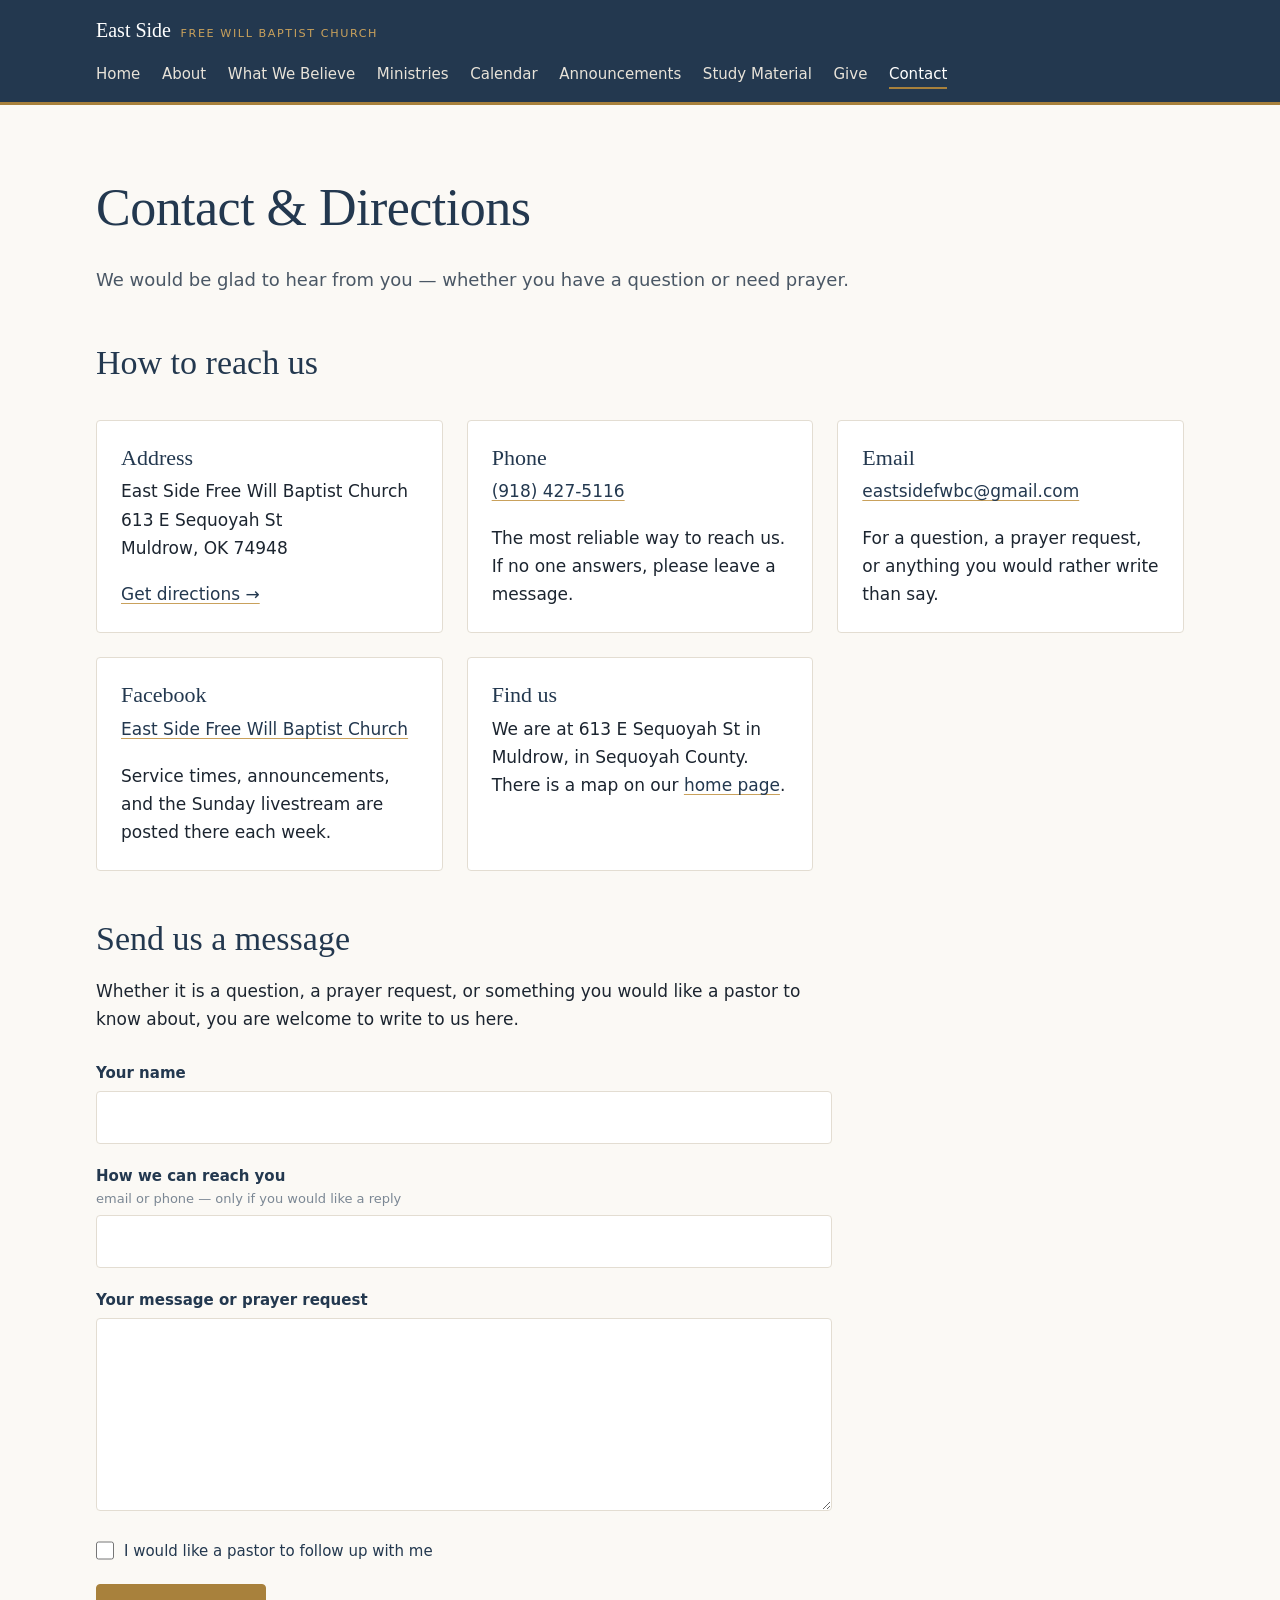
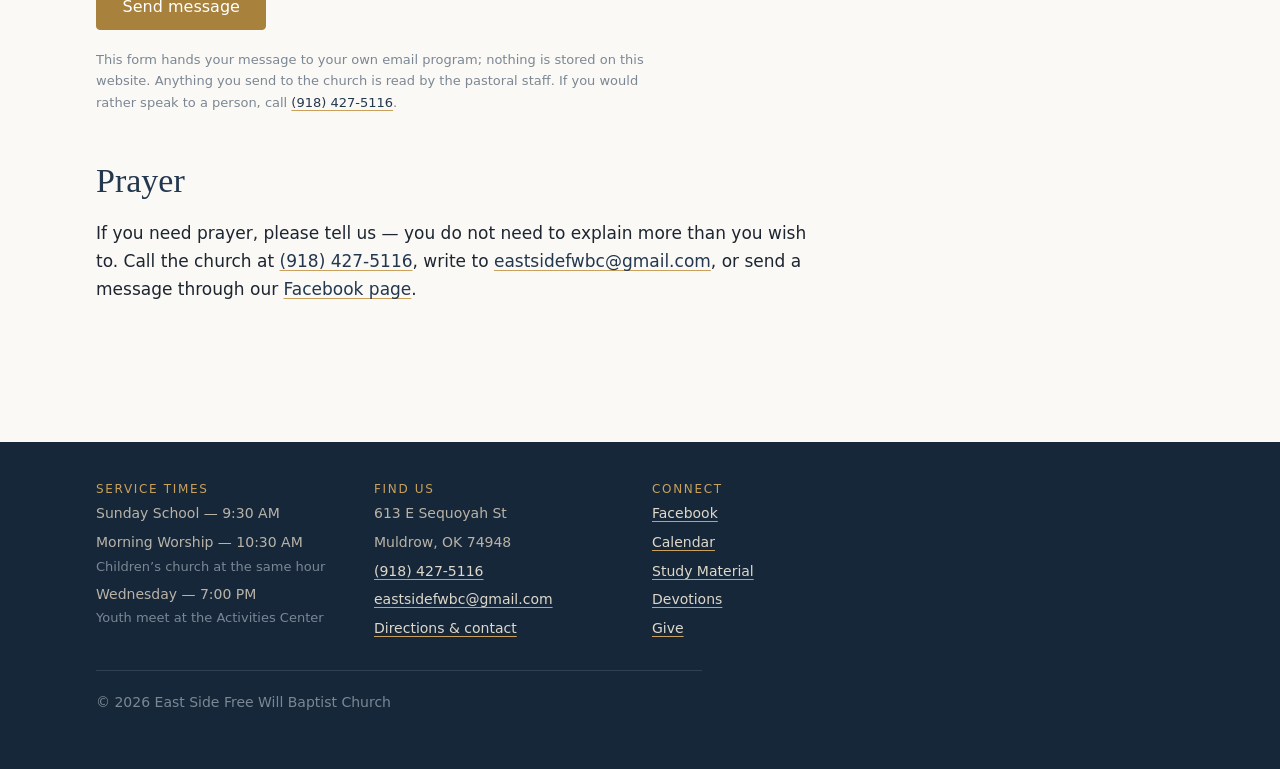
<file: contact.html>
<!DOCTYPE html>
<html lang="en">
<head>
<meta charset="utf-8">
<meta name="viewport" content="width=device-width, initial-scale=1">
<title>Contact &mdash; East Side Free Will Baptist Church</title>
<meta name="description" content="Address, phone, email, directions, and a message form for East Side Free Will Baptist Church in Muldrow, Oklahoma.">
<link rel="canonical" href="https://eastsidefwbc.org/contact.html">

<meta property="og:type" content="website">
<meta property="og:site_name" content="East Side Free Will Baptist Church">
<meta property="og:locale" content="en_US">
<meta property="og:title" content="Contact &mdash; East Side Free Will Baptist Church">
<meta property="og:description" content="Address, phone, email, directions, and a message form for East Side Free Will Baptist Church in Muldrow, Oklahoma.">
<meta property="og:url" content="https://eastsidefwbc.org/contact.html">
<meta property="og:image" content="https://eastsidefwbc.org/assets/img/social-card.jpg">
<meta property="og:image:width" content="1200">
<meta property="og:image:height" content="630">
<meta property="og:image:alt" content="East Side Free Will Baptist Church, Muldrow, Oklahoma">
<meta name="twitter:card" content="summary_large_image">
<meta name="twitter:title" content="Contact &mdash; East Side Free Will Baptist Church">
<meta name="twitter:description" content="Address, phone, email, directions, and a message form for East Side Free Will Baptist Church in Muldrow, Oklahoma.">
<meta name="twitter:image" content="https://eastsidefwbc.org/assets/img/social-card.jpg">

<meta name="theme-color" content="#14273a">
<link rel="icon" href="/favicon.ico" sizes="32x32">
<link rel="icon" href="/favicon.svg" type="image/svg+xml">
<link rel="apple-touch-icon" href="/apple-touch-icon.png">
<link rel="stylesheet" href="css/styles.css">

</head>
<body>
<a class="skip-link" href="#main">Skip to content</a>

<header class="site-header">
  <div class="wrap">
    <a class="brand" href="index.html">East Side <small>Free Will Baptist Church</small></a>
    <nav class="site-nav" aria-label="Main">
      <ul>
        <li><a href="index.html">Home</a></li>
        <li><a href="about.html">About</a></li>
        <li><a href="beliefs.html">What We Believe</a></li>
        <li><a href="ministries.html">Ministries</a></li>
        <li><a href="calendar.html">Calendar</a></li>
        <li><a href="announcements.html">Announcements</a></li>
        <li><a href="study-material.html">Study Material</a></li>
        <li><a href="give.html">Give</a></li>
        <li><a href="contact.html" aria-current="page">Contact</a></li>
      </ul>
    </nav>
  </div>
</header>

<main id="main">

  <section>
    <div class="wrap">
      <h1>Contact &amp; Directions</h1>
      <p class="prose lede">We would be glad to hear from you &mdash; whether you have a question or need
      prayer.</p>

      <h2 class="spaced">How to reach us</h2>
      <div class="grid grid--loose">
        <article class="card">
          <h3>Address</h3>
          <p>East Side Free Will Baptist Church<br>613 E Sequoyah St<br>Muldrow, OK 74948</p>
          <p><a href="https://www.google.com/maps/dir/?api=1&destination=613+E+Sequoyah+St,+Muldrow,+OK+74948">Get directions &rarr;</a></p>
        </article>
        <article class="card">
          <h3>Phone</h3>
          <p><a href="tel:+19184275116">(918) 427-5116</a></p>
          <p>The most reliable way to reach us. If no one answers, please leave a message.</p>
        </article>
        <article class="card">
          <h3>Email</h3>
          <p><a href="mailto:eastsidefwbc@gmail.com">eastsidefwbc@gmail.com</a></p>
          <p>For a question, a prayer request, or anything you would rather write than say.</p>
        </article>
        <article class="card">
          <h3>Facebook</h3>
          <p><a href="https://www.facebook.com/esfwbc">East Side Free Will Baptist Church</a></p>
          <p>Service times, announcements, and the Sunday livestream are posted there each week.</p>
        </article>
        <article class="card">
          <h3>Find us</h3>
          <p>We are at 613 E Sequoyah St in Muldrow, in Sequoyah County. There is a map on our
          <a href="index.html#find-us">home page</a>.</p>
        </article>
      </div>

      <h2 class="spaced">Send us a message</h2>
      <div class="wrap--narrow prose">
        <p>Whether it is a question, a prayer request, or something you would like a pastor to know
        about, you are welcome to write to us here.</p>
      </div>

      <form class="form" id="contact-form" method="post"
            action="mailto:eastsidefwbc@gmail.com" enctype="text/plain">
        <div class="form__row">
          <label for="cf-name">Your name</label>
          <input id="cf-name" name="name" type="text" autocomplete="name" required>
        </div>
        <div class="form__row">
          <label for="cf-contact">How we can reach you
            <span class="form__hint">email or phone &mdash; only if you would like a reply</span></label>
          <input id="cf-contact" name="contact" type="text" autocomplete="email">
        </div>
        <div class="form__row">
          <label for="cf-message">Your message or prayer request</label>
          <textarea id="cf-message" name="message" rows="6" required></textarea>
        </div>
        <div class="form__row form__row--check">
          <input id="cf-followup" name="followup" type="checkbox" value="Yes">
          <label for="cf-followup">I would like a pastor to follow up with me</label>
        </div>
        <p><button class="btn" type="submit">Send message</button></p>
      </form>

      <div class="callout callout--quiet" id="cf-sent" hidden>
        <p><strong>Thank you.</strong> Your email program should have opened with the message ready to
        send. If it did not, please write to <a href="mailto:eastsidefwbc@gmail.com">eastsidefwbc@gmail.com</a> or call
        <a href="tel:+19184275116">(918) 427-5116</a> &mdash; we would not want to miss you.</p>
      </div>

      <p class="fine-print">This form hands your message to your own email program; nothing is stored on
      this website. Anything you send to the church is read by the pastoral staff. If you would rather
      speak to a person, call <a href="tel:+19184275116">(918) 427-5116</a>.</p>

      <script>
      (function () {
        var form = document.getElementById('contact-form');
        if (!form) return;
        form.addEventListener('submit', function (event) {
          event.preventDefault();
          var val = function (id) {
            var el = document.getElementById(id);
            return el ? el.value.trim() : '';
          };
          var name = val('cf-name');
          var contact = val('cf-contact');
          var message = val('cf-message');
          var followup = document.getElementById('cf-followup').checked ? 'Yes' : 'No';
          var body = 'Name: ' + name + '\n'
                   + 'Reach me at: ' + (contact || 'not given') + '\n'
                   + 'Pastor follow-up requested: ' + followup + '\n\n'
                   + message + '\n';
          var subject = 'Website message from ' + (name || 'the church website');
          window.location.href = 'mailto:eastsidefwbc@gmail.com'
            + '?subject=' + encodeURIComponent(subject)
            + '&body=' + encodeURIComponent(body);
          var done = document.getElementById('cf-sent');
          if (done) done.hidden = false;
        });
      })();
      </script>

      <h2 class="spaced">Prayer</h2>
      <p class="prose">If you need prayer, please tell us &mdash; you do not need to explain more than
      you wish to. Call the church at <a href="tel:+19184275116">(918) 427-5116</a>, write to
      <a href="mailto:eastsidefwbc@gmail.com">eastsidefwbc@gmail.com</a>, or send a message through our
      <a href="https://www.facebook.com/esfwbc">Facebook page</a>.</p>
    </div>
  </section>

</main>

<footer class="site-footer">
  <div class="wrap">
    <div>
      <h3>Service Times</h3>
      <ul>
        <li>Sunday School &mdash; 9:30 AM</li>
        <li>Morning Worship &mdash; 10:30 AM<span class="fine">Children&rsquo;s church at the same hour</span></li>
        <li>Wednesday &mdash; 7:00 PM<span class="fine">Youth meet at the Activities Center</span></li>
      </ul>
    </div>
    <div>
      <h3>Find Us</h3>
      <ul>
        <li>613 E Sequoyah St</li>
        <li>Muldrow, OK 74948</li>
        <li><a href="tel:+19184275116">(918) 427-5116</a></li>
        <li><a href="mailto:eastsidefwbc@gmail.com">eastsidefwbc@gmail.com</a></li>
        <li><a href="contact.html">Directions &amp; contact</a></li>
      </ul>
    </div>
    <div>
      <h3>Connect</h3>
      <ul>
        <li><a href="https://www.facebook.com/esfwbc">Facebook</a></li>
        <li><a href="calendar.html">Calendar</a></li>
        <li><a href="study-material.html">Study Material</a></li>
        <li><a href="devotions.html">Devotions</a></li>
        <li><a href="give.html">Give</a></li>
      </ul>
    </div>
    <p class="legal">&copy; <span id="yr">2026</span> East Side Free Will Baptist Church</p>
  </div>
</footer>

<script>document.getElementById('yr').textContent = new Date().getFullYear();</script>
</body>
</html>
</file>
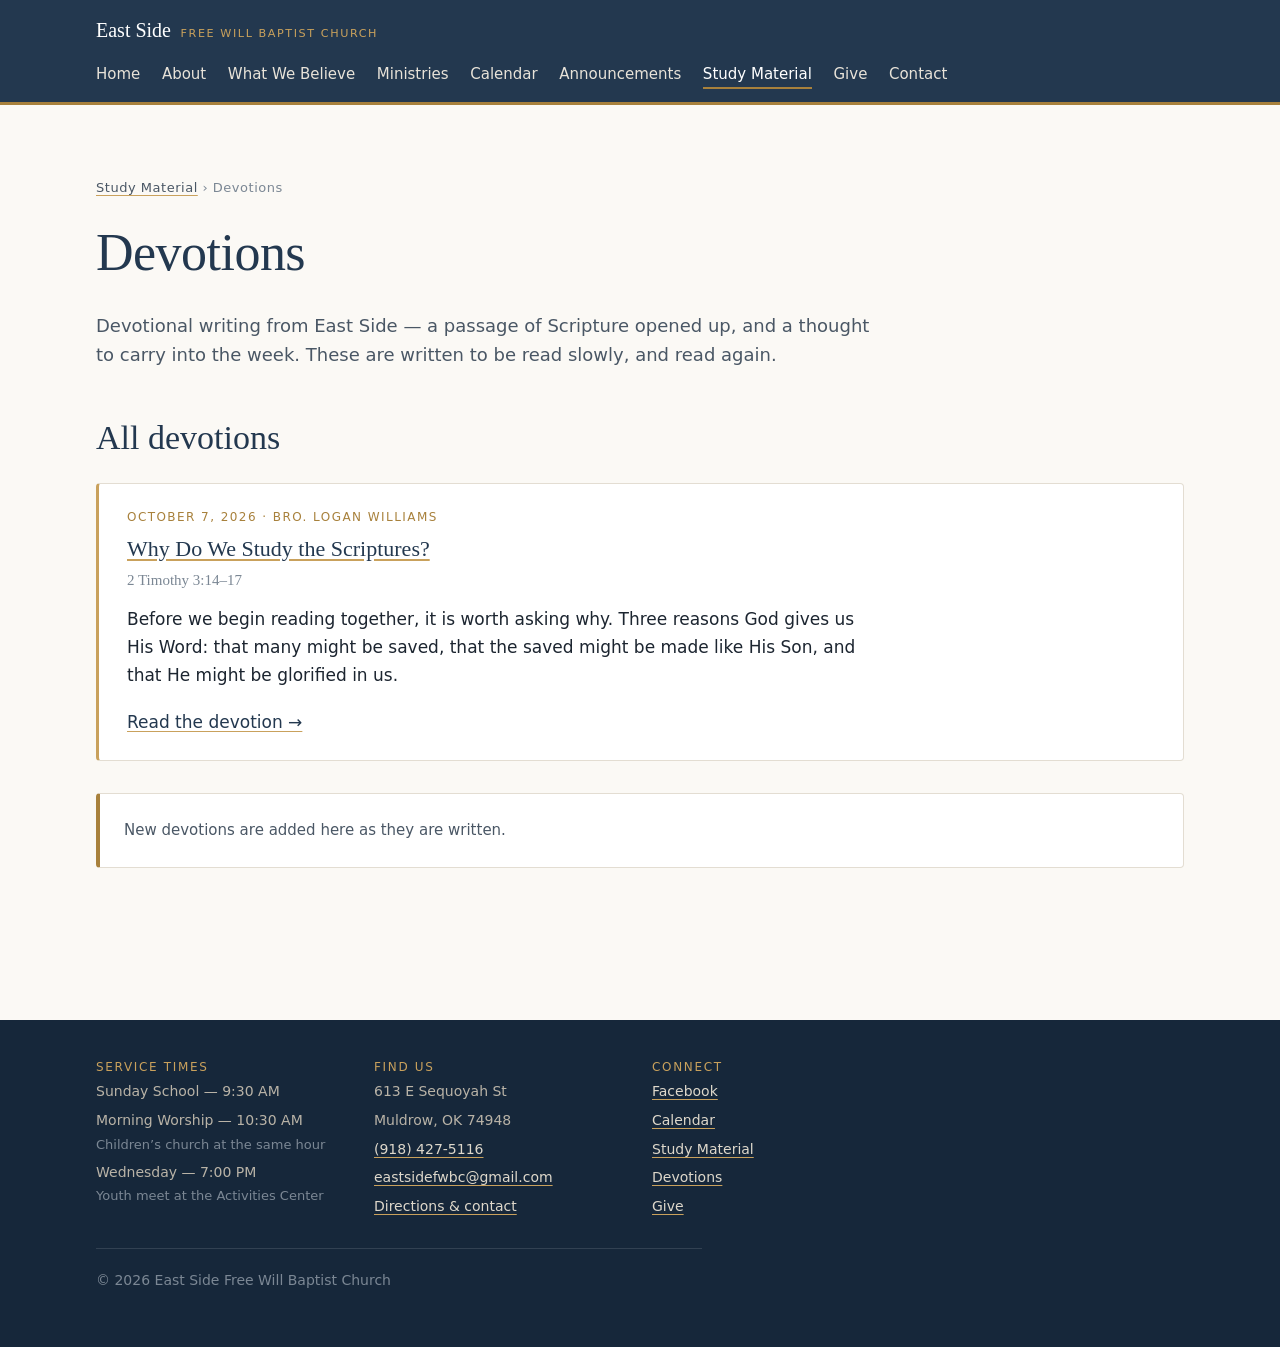
<file: devotions.html>
<!DOCTYPE html>
<html lang="en">
<head>
<meta charset="utf-8">
<meta name="viewport" content="width=device-width, initial-scale=1">
<title>Devotions &mdash; East Side Free Will Baptist Church</title>
<meta name="description" content="Devotional writings from East Side Free Will Baptist Church, Muldrow, Oklahoma: a passage of Scripture opened up, and a thought to carry into the week.">
<link rel="canonical" href="https://eastsidefwbc.org/devotions.html">

<meta property="og:type" content="website">
<meta property="og:site_name" content="East Side Free Will Baptist Church">
<meta property="og:locale" content="en_US">
<meta property="og:title" content="Devotions &mdash; East Side Free Will Baptist Church">
<meta property="og:description" content="Devotional writings from East Side Free Will Baptist Church, Muldrow, Oklahoma: a passage of Scripture opened up, and a thought to carry into the week.">
<meta property="og:url" content="https://eastsidefwbc.org/devotions.html">
<meta property="og:image" content="https://eastsidefwbc.org/assets/img/social-card.jpg">
<meta property="og:image:width" content="1200">
<meta property="og:image:height" content="630">
<meta property="og:image:alt" content="East Side Free Will Baptist Church, Muldrow, Oklahoma">
<meta name="twitter:card" content="summary_large_image">
<meta name="twitter:title" content="Devotions &mdash; East Side Free Will Baptist Church">
<meta name="twitter:description" content="Devotional writings from East Side Free Will Baptist Church, Muldrow, Oklahoma: a passage of Scripture opened up, and a thought to carry into the week.">
<meta name="twitter:image" content="https://eastsidefwbc.org/assets/img/social-card.jpg">

<meta name="theme-color" content="#14273a">
<link rel="icon" href="/favicon.ico" sizes="32x32">
<link rel="icon" href="/favicon.svg" type="image/svg+xml">
<link rel="apple-touch-icon" href="/apple-touch-icon.png">
<link rel="stylesheet" href="css/styles.css">

</head>
<body>
<a class="skip-link" href="#main">Skip to content</a>

<header class="site-header">
  <div class="wrap">
    <a class="brand" href="index.html">East Side <small>Free Will Baptist Church</small></a>
    <nav class="site-nav" aria-label="Main">
      <ul>
        <li><a href="index.html">Home</a></li>
        <li><a href="about.html">About</a></li>
        <li><a href="beliefs.html">What We Believe</a></li>
        <li><a href="ministries.html">Ministries</a></li>
        <li><a href="calendar.html">Calendar</a></li>
        <li><a href="announcements.html">Announcements</a></li>
        <li><a href="study-material.html" aria-current="page">Study Material</a></li>
        <li><a href="give.html">Give</a></li>
        <li><a href="contact.html">Contact</a></li>
      </ul>
    </nav>
  </div>
</header>

<main id="main">

  <section>
    <div class="wrap">
      <nav class="subnav" aria-label="Study Material">
        <p><a href="study-material.html">Study Material</a> <span aria-hidden="true">&rsaquo;</span> Devotions</p>
      </nav>

      <h1>Devotions</h1>
      <p class="prose lede">Devotional writing from East Side &mdash; a passage of Scripture opened
      up, and a thought to carry into the week. These are written to be read slowly, and read again.</p>

      <h2 class="spaced">All devotions</h2>
      <ul class="devotion-list">
        <li class="devotion-item">
          <p class="devotion-meta">October 7, 2026 &middot; Bro. Logan Williams</p>
          <h3><a href="devotions/why-do-we-study-the-scriptures.html">Why Do We Study the Scriptures?</a></h3>
          <p class="devotion-scripture">2 Timothy 3:14&ndash;17</p>
          <p>Before we begin reading together, it is worth asking why. Three reasons God gives us His Word: that many might be saved, that the saved might be made like His Son, and that He might be glorified in us.</p>
          <p><a href="devotions/why-do-we-study-the-scriptures.html">Read the devotion &rarr;</a></p>
        </li>
      </ul>

      <div class="callout callout--quiet">
        <p>New devotions are added here as they are written.</p>
      </div>
    </div>
  </section>

</main>

<footer class="site-footer">
  <div class="wrap">
    <div>
      <h3>Service Times</h3>
      <ul>
        <li>Sunday School &mdash; 9:30 AM</li>
        <li>Morning Worship &mdash; 10:30 AM<span class="fine">Children&rsquo;s church at the same hour</span></li>
        <li>Wednesday &mdash; 7:00 PM<span class="fine">Youth meet at the Activities Center</span></li>
      </ul>
    </div>
    <div>
      <h3>Find Us</h3>
      <ul>
        <li>613 E Sequoyah St</li>
        <li>Muldrow, OK 74948</li>
        <li><a href="tel:+19184275116">(918) 427-5116</a></li>
        <li><a href="mailto:eastsidefwbc@gmail.com">eastsidefwbc@gmail.com</a></li>
        <li><a href="contact.html">Directions &amp; contact</a></li>
      </ul>
    </div>
    <div>
      <h3>Connect</h3>
      <ul>
        <li><a href="https://www.facebook.com/esfwbc">Facebook</a></li>
        <li><a href="calendar.html">Calendar</a></li>
        <li><a href="study-material.html">Study Material</a></li>
        <li><a href="devotions.html">Devotions</a></li>
        <li><a href="give.html">Give</a></li>
      </ul>
    </div>
    <p class="legal">&copy; <span id="yr">2026</span> East Side Free Will Baptist Church</p>
  </div>
</footer>

<script>document.getElementById('yr').textContent = new Date().getFullYear();</script>
</body>
</html>
</file>
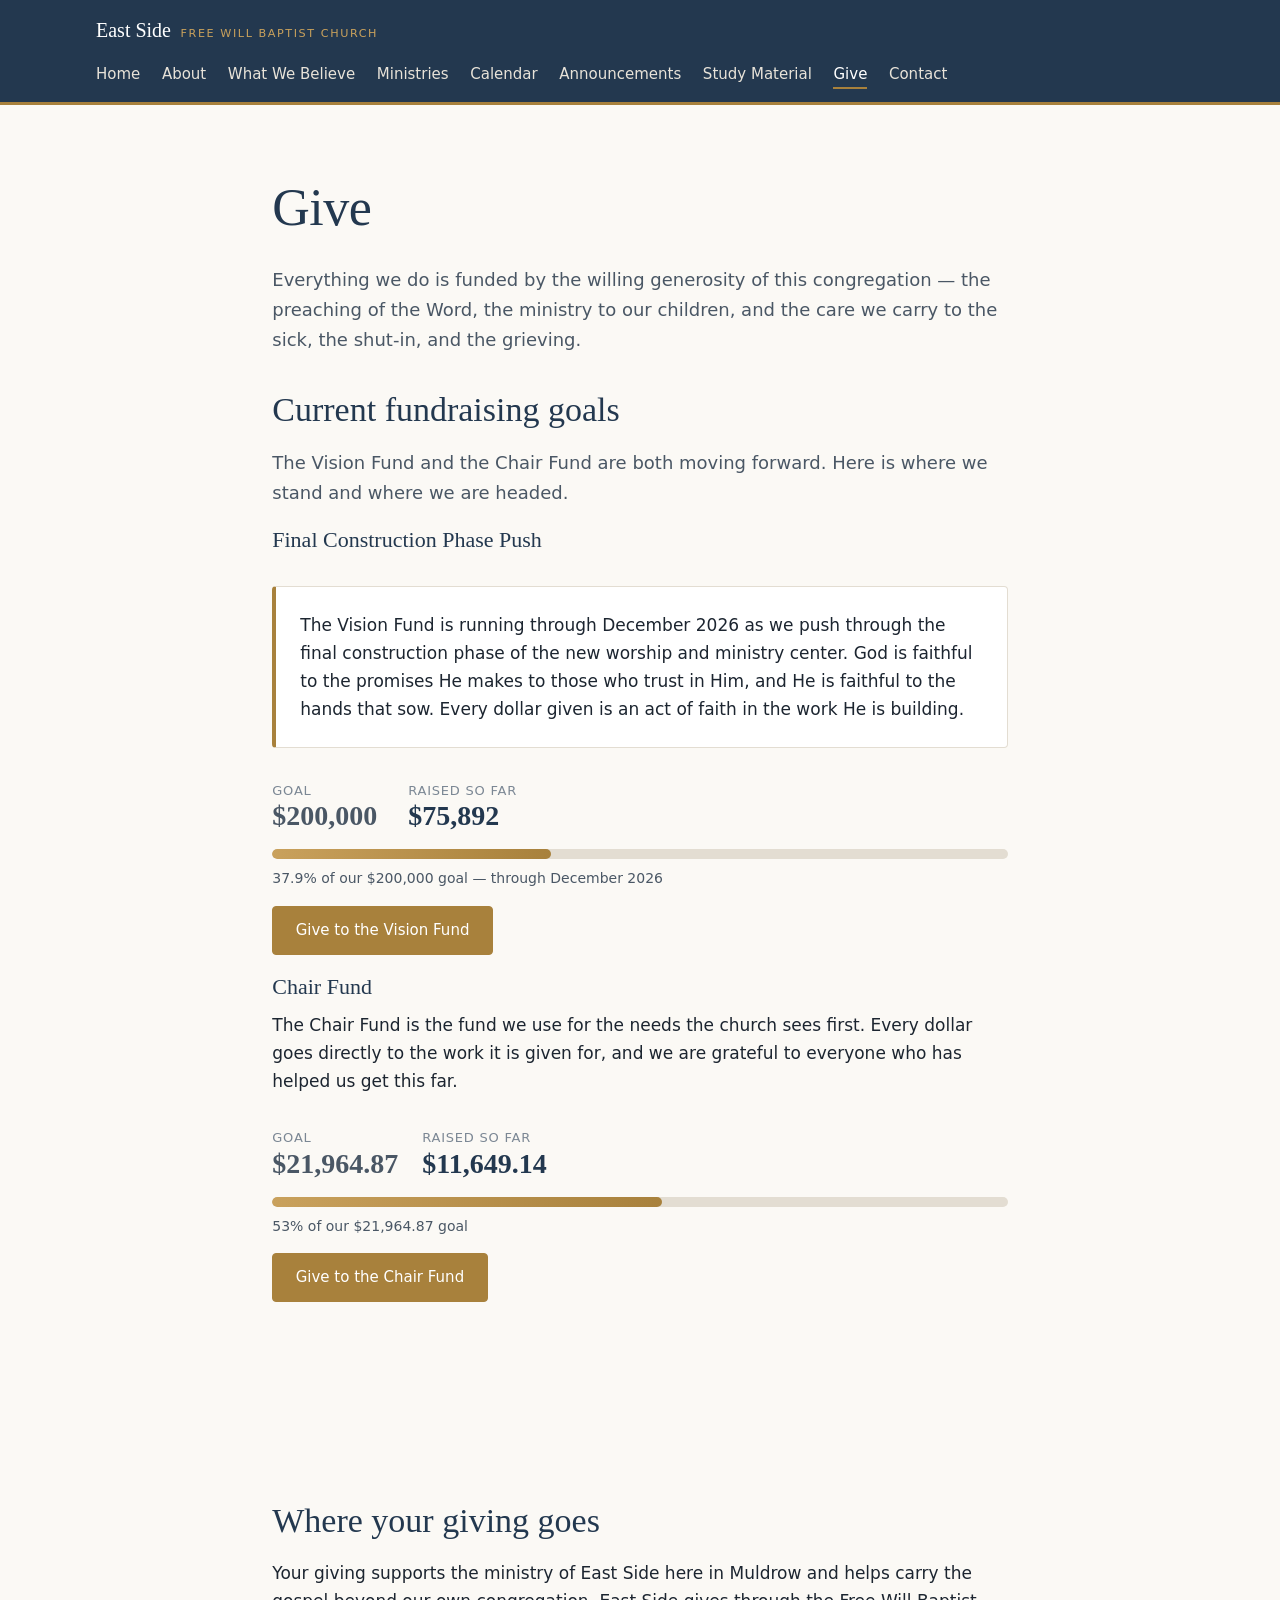
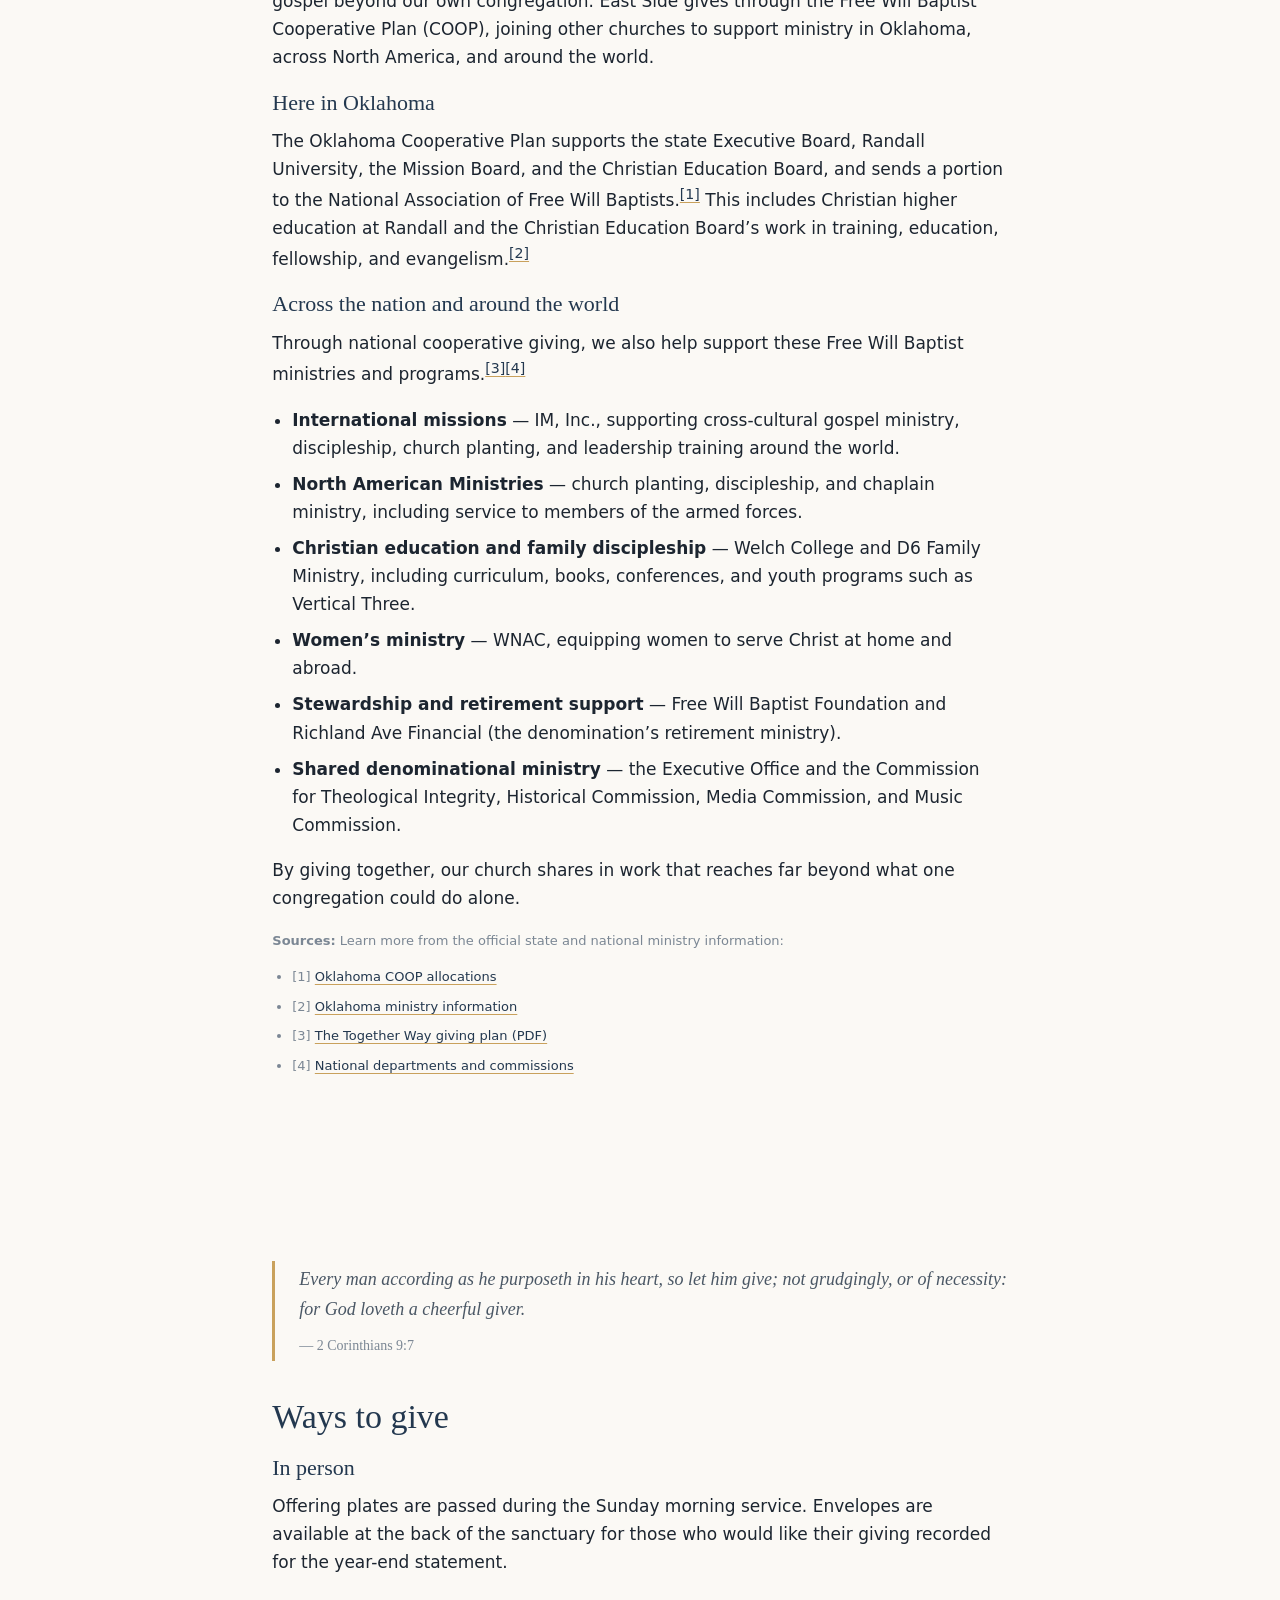
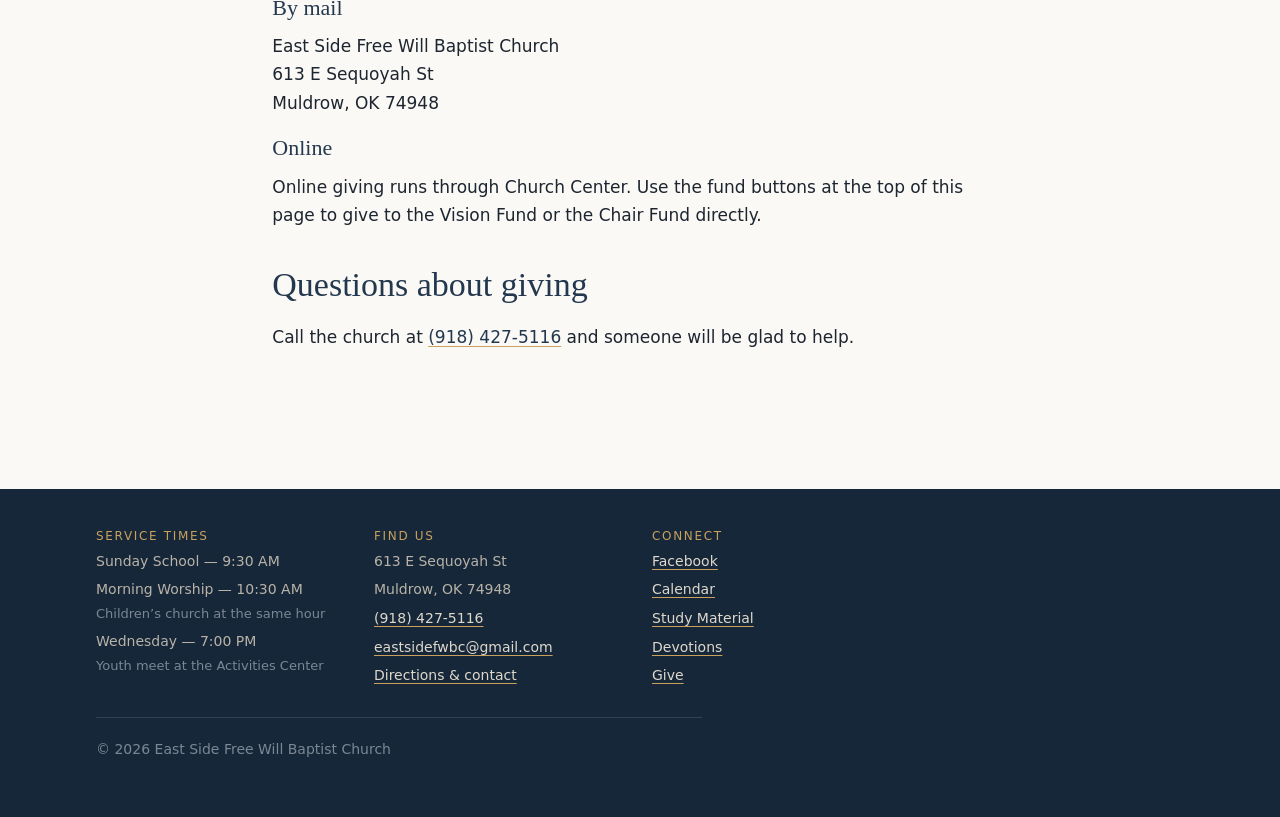
<file: give.html>
<!DOCTYPE html>
<html lang="en">
<head>
<meta charset="utf-8">
<meta name="viewport" content="width=device-width, initial-scale=1">
<title>Give &mdash; East Side Free Will Baptist Church</title>
<meta name="description" content="Ways to give to the ministry of East Side Free Will Baptist Church, Muldrow, Oklahoma.">
<link rel="canonical" href="https://eastsidefwbc.org/give.html">

<meta property="og:type" content="website">
<meta property="og:site_name" content="East Side Free Will Baptist Church">
<meta property="og:locale" content="en_US">
<meta property="og:title" content="Give &mdash; East Side Free Will Baptist Church">
<meta property="og:description" content="Ways to give to the ministry of East Side Free Will Baptist Church, Muldrow, Oklahoma.">
<meta property="og:url" content="https://eastsidefwbc.org/give.html">
<meta property="og:image" content="https://eastsidefwbc.org/assets/img/social-card.jpg">
<meta property="og:image:width" content="1200">
<meta property="og:image:height" content="630">
<meta property="og:image:alt" content="East Side Free Will Baptist Church, Muldrow, Oklahoma">
<meta name="twitter:card" content="summary_large_image">
<meta name="twitter:title" content="Give &mdash; East Side Free Will Baptist Church">
<meta name="twitter:description" content="Ways to give to the ministry of East Side Free Will Baptist Church, Muldrow, Oklahoma.">
<meta name="twitter:image" content="https://eastsidefwbc.org/assets/img/social-card.jpg">

<meta name="theme-color" content="#14273a">
<link rel="icon" href="/favicon.ico" sizes="32x32">
<link rel="icon" href="/favicon.svg" type="image/svg+xml">
<link rel="apple-touch-icon" href="/apple-touch-icon.png">
<link rel="stylesheet" href="css/styles.css">

</head>
<body>
<a class="skip-link" href="#main">Skip to content</a>

<header class="site-header">
  <div class="wrap">
    <a class="brand" href="index.html">East Side <small>Free Will Baptist Church</small></a>
    <nav class="site-nav" aria-label="Main">
      <ul>
        <li><a href="index.html">Home</a></li>
        <li><a href="about.html">About</a></li>
        <li><a href="beliefs.html">What We Believe</a></li>
        <li><a href="ministries.html">Ministries</a></li>
        <li><a href="calendar.html">Calendar</a></li>
        <li><a href="announcements.html">Announcements</a></li>
        <li><a href="study-material.html">Study Material</a></li>
        <li><a href="give.html" aria-current="page">Give</a></li>
        <li><a href="contact.html">Contact</a></li>
      </ul>
    </nav>
  </div>
</header>

<main id="main">

  <section>
    <div class="wrap wrap--narrow prose">
      <h1>Give</h1>
      <p class="lede">Everything we do is funded by the willing generosity of this congregation &mdash;
      the preaching of the Word, the ministry to our children, and the care we carry to the sick, the
      shut-in, and the grieving.</p>

      <h2>Current fundraising goals</h2>

      <p class="lede">The Vision Fund and the Chair Fund are both moving forward. Here is where we stand
      and where we are headed.</p>

      <h3>Final Construction Phase Push</h3>
      <p class="callout">The Vision Fund is running through December 2026 as we push through the final
      construction phase of the new worship and ministry center. God is faithful to the promises He
      makes to those who trust in Him, and He is faithful to the hands that sow. Every dollar given is an
      act of faith in the work He is building.</p>

      <div class="give-goal">
        <div class="give-goal__figures">
          <div class="give-goal__item give-goal__item--total">
            <span class="give-goal__label">Goal</span>
            <span class="give-goal__amount">$200,000</span>
          </div>
          <div class="give-goal__item">
            <span class="give-goal__label">Raised so far</span>
            <span class="give-goal__amount">$75,892</span>
          </div>
        </div>
        <div class="give-goal__bar">
          <span class="give-goal__fill" style="width: 37.9%"></span>
        </div>
        <p class="give-goal__pct">37.9% of our $200,000 goal &mdash; through December 2026</p>
      </div>

      <p><a class="btn" href="https://eastsidefwb.churchcenter.com/giving/to/vision-fund">Give to the Vision Fund</a></p>

      <h3>Chair Fund</h3>
      <p>The Chair Fund is the fund we use for the needs the church sees first. Every dollar goes
      directly to the work it is given for, and we are grateful to everyone who has helped us get
      this far.</p>

      <div class="give-goal">
        <div class="give-goal__figures">
          <div class="give-goal__item give-goal__item--total">
            <span class="give-goal__label">Goal</span>
            <span class="give-goal__amount">$21,964.87</span>
          </div>
          <div class="give-goal__item">
            <span class="give-goal__label">Raised so far</span>
            <span class="give-goal__amount">$11,649.14</span>
          </div>
        </div>
        <div class="give-goal__bar">
          <span class="give-goal__fill" style="width: 53.0%"></span>
        </div>
        <p class="give-goal__pct">53% of our $21,964.87 goal</p>
      </div>

      <p><a class="btn" href="https://eastsidefwb.churchcenter.com/giving/to/chair-donation">Give to the Chair Fund</a></p>
    </div>
  </section>

  <section id="where-giving-goes">
    <div class="wrap wrap--narrow prose">
      <h2>Where your giving goes</h2>
      <p>Your giving supports the ministry of East Side here in Muldrow and helps carry the gospel
      beyond our own congregation. East Side gives through the Free Will Baptist Cooperative Plan
      (COOP), joining other churches to support ministry in Oklahoma, across North America, and around the world.</p>

      <h3>Here in Oklahoma</h3>
      <p>The Oklahoma Cooperative Plan supports the state Executive Board, Randall University,
      the Mission Board, and the Christian Education Board, and sends a portion to the National
      Association of Free Will Baptists.<sup><a href="#giving-source-1" aria-label="Source 1">[1]</a></sup>
      This includes Christian higher education at Randall and the Christian Education Board&rsquo;s
      work in training, education, fellowship, and evangelism.<sup><a href="#giving-source-2" aria-label="Source 2">[2]</a></sup></p>

      <h3>Across the nation and around the world</h3>
      <p>Through national cooperative giving, we also help support these Free Will Baptist ministries
      and programs.<sup><a href="#giving-source-3" aria-label="Source 3">[3]</a></sup><sup><a href="#giving-source-4" aria-label="Source 4">[4]</a></sup></p>
      <ul>
        <li><strong>International missions</strong> &mdash; IM, Inc., supporting cross-cultural gospel
        ministry, discipleship, church planting, and leadership training around the world.</li>
        <li><strong>North American Ministries</strong> &mdash; church planting, discipleship, and
        chaplain ministry, including service to members of the armed forces.</li>
        <li><strong>Christian education and family discipleship</strong> &mdash; Welch College and
        D6 Family Ministry, including curriculum, books, conferences, and youth programs such as Vertical Three.</li>
        <li><strong>Women&rsquo;s ministry</strong> &mdash; WNAC, equipping women to serve Christ
        at home and abroad.</li>
        <li><strong>Stewardship and retirement support</strong> &mdash; Free Will Baptist Foundation
        and Richland Ave Financial (the denomination&rsquo;s retirement ministry).</li>
        <li><strong>Shared denominational ministry</strong> &mdash; the Executive Office and the
        Commission for Theological Integrity, Historical Commission, Media Commission, and Music Commission.</li>
      </ul>
      <p>By giving together, our church shares in work that reaches far beyond what one congregation
      could do alone.</p>
      <div class="fine-print">
        <p><strong>Sources:</strong> Learn more from the official state and national ministry information:</p>
        <ul>
          <li id="giving-source-1">[1] <a href="https://www.okfwb.org/okfwb-boards">Oklahoma COOP allocations</a></li>
          <li id="giving-source-2">[2] <a href="https://www.okfwb.org/okfwb-links">Oklahoma ministry information</a></li>
          <li id="giving-source-3">[3] <a href="https://nafwb.org/site/wp-content/uploads/2025/06/25-TOG-Way-Flyer.pdf">The Together Way giving plan (PDF)</a></li>
          <li id="giving-source-4">[4] <a href="https://nafwb.org/site/links/departments-agencies/">National departments and commissions</a></li>
        </ul>
      </div>
    </div>
  </section>

  <section>
    <div class="wrap wrap--narrow prose">
      <blockquote>
        Every man according as he purposeth in his heart, so let him give; not grudgingly, or of necessity: for God loveth a cheerful giver.
        <cite>&mdash; 2 Corinthians 9:7</cite>
      </blockquote>

      <h2>Ways to give</h2>

      <h3>In person</h3>
      <p>Offering plates are passed during the Sunday morning service. Envelopes are available at the back
      of the sanctuary for those who would like their giving recorded for the year-end statement.</p>

      <h3>By mail</h3>
      <p>East Side Free Will Baptist Church<br>613 E Sequoyah St<br>Muldrow, OK 74948</p>

      <h3>Online</h3>
      <!-- Online giving is handled by Church Center. The two fund buttons at the top of
           this page are the live giving links. -->
      <p>Online giving runs through Church Center. Use the fund buttons at the top of this page to give
      to the Vision Fund or the Chair Fund directly.</p>

      <h2>Questions about giving</h2>
      <p>Call the church at <a href="tel:+19184275116">(918) 427-5116</a> and someone will be glad to help.</p>
    </div>
  </section>


</main>

<footer class="site-footer">
  <div class="wrap">
    <div>
      <h3>Service Times</h3>
      <ul>
        <li>Sunday School &mdash; 9:30 AM</li>
        <li>Morning Worship &mdash; 10:30 AM<span class="fine">Children&rsquo;s church at the same hour</span></li>
        <li>Wednesday &mdash; 7:00 PM<span class="fine">Youth meet at the Activities Center</span></li>
      </ul>
    </div>
    <div>
      <h3>Find Us</h3>
      <ul>
        <li>613 E Sequoyah St</li>
        <li>Muldrow, OK 74948</li>
        <li><a href="tel:+19184275116">(918) 427-5116</a></li>
        <li><a href="mailto:eastsidefwbc@gmail.com">eastsidefwbc@gmail.com</a></li>
        <li><a href="contact.html">Directions &amp; contact</a></li>
      </ul>
    </div>
    <div>
      <h3>Connect</h3>
      <ul>
        <li><a href="https://www.facebook.com/esfwbc">Facebook</a></li>
        <li><a href="calendar.html">Calendar</a></li>
        <li><a href="study-material.html">Study Material</a></li>
        <li><a href="devotions.html">Devotions</a></li>
        <li><a href="give.html">Give</a></li>
      </ul>
    </div>
    <p class="legal">&copy; <span id="yr">2026</span> East Side Free Will Baptist Church</p>
  </div>
</footer>

<script>document.getElementById('yr').textContent = new Date().getFullYear();</script>
</body>
</html>
</file>
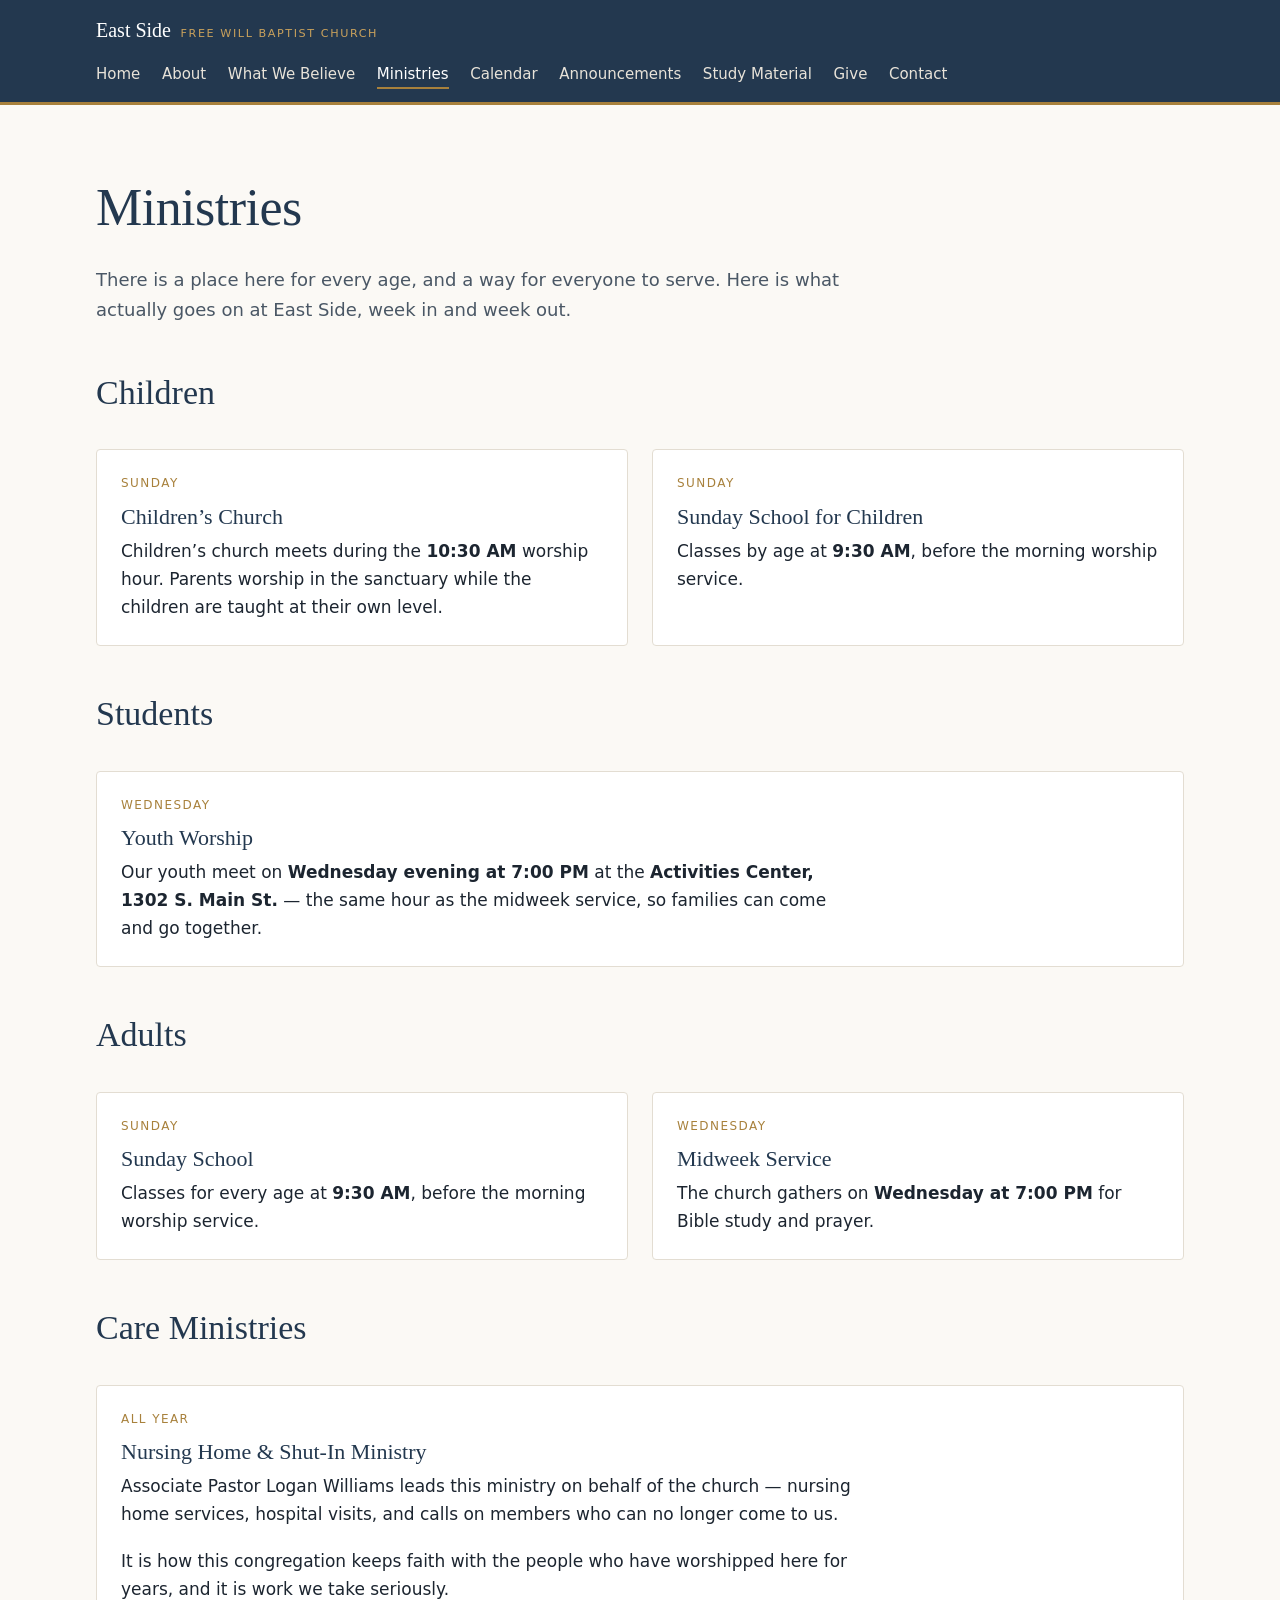
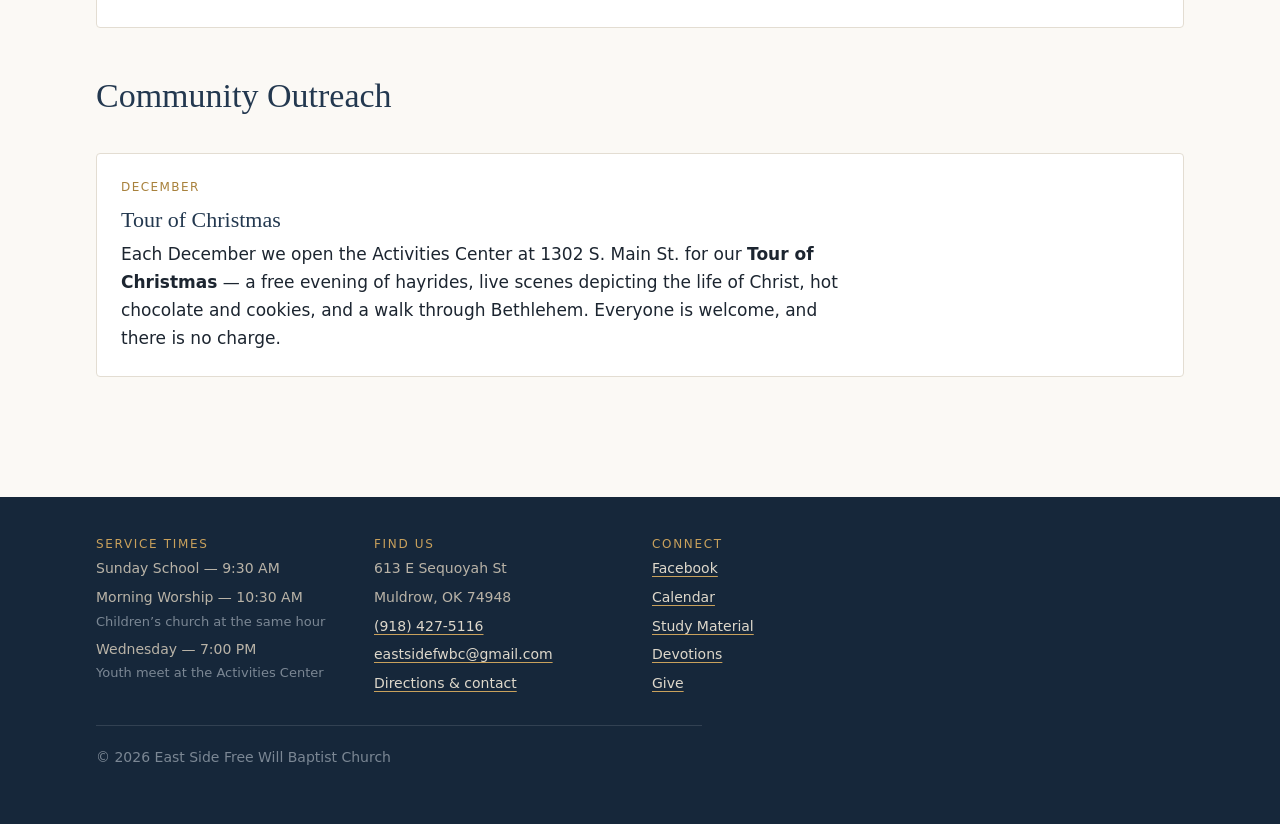
<file: ministries.html>
<!DOCTYPE html>
<html lang="en">
<head>
<meta charset="utf-8">
<meta name="viewport" content="width=device-width, initial-scale=1">
<title>Ministries &mdash; East Side Free Will Baptist Church</title>
<meta name="description" content="Sunday school, children's church, midweek service, youth worship, and the nursing home and shut-in ministry at East Side Free Will Baptist Church.">
<link rel="canonical" href="https://eastsidefwbc.org/ministries.html">

<meta property="og:type" content="website">
<meta property="og:site_name" content="East Side Free Will Baptist Church">
<meta property="og:locale" content="en_US">
<meta property="og:title" content="Ministries &mdash; East Side Free Will Baptist Church">
<meta property="og:description" content="Sunday school, children's church, midweek service, youth worship, and the nursing home and shut-in ministry at East Side Free Will Baptist Church.">
<meta property="og:url" content="https://eastsidefwbc.org/ministries.html">
<meta property="og:image" content="https://eastsidefwbc.org/assets/img/social-card.jpg">
<meta property="og:image:width" content="1200">
<meta property="og:image:height" content="630">
<meta property="og:image:alt" content="East Side Free Will Baptist Church, Muldrow, Oklahoma">
<meta name="twitter:card" content="summary_large_image">
<meta name="twitter:title" content="Ministries &mdash; East Side Free Will Baptist Church">
<meta name="twitter:description" content="Sunday school, children's church, midweek service, youth worship, and the nursing home and shut-in ministry at East Side Free Will Baptist Church.">
<meta name="twitter:image" content="https://eastsidefwbc.org/assets/img/social-card.jpg">

<meta name="theme-color" content="#14273a">
<link rel="icon" href="/favicon.ico" sizes="32x32">
<link rel="icon" href="/favicon.svg" type="image/svg+xml">
<link rel="apple-touch-icon" href="/apple-touch-icon.png">
<link rel="stylesheet" href="css/styles.css">

</head>
<body>
<a class="skip-link" href="#main">Skip to content</a>

<header class="site-header">
  <div class="wrap">
    <a class="brand" href="index.html">East Side <small>Free Will Baptist Church</small></a>
    <nav class="site-nav" aria-label="Main">
      <ul>
        <li><a href="index.html">Home</a></li>
        <li><a href="about.html">About</a></li>
        <li><a href="beliefs.html">What We Believe</a></li>
        <li><a href="ministries.html" aria-current="page">Ministries</a></li>
        <li><a href="calendar.html">Calendar</a></li>
        <li><a href="announcements.html">Announcements</a></li>
        <li><a href="study-material.html">Study Material</a></li>
        <li><a href="give.html">Give</a></li>
        <li><a href="contact.html">Contact</a></li>
      </ul>
    </nav>
  </div>
</header>

<main id="main">

  <section>
    <div class="wrap">
      <h1>Ministries</h1>
      <p class="prose lede">There is a place here for every age, and a way for everyone to serve. Here
      is what actually goes on at East Side, week in and week out.</p>

      <h2 class="spaced">Children</h2>
      <div class="grid grid--loose">
        <article class="card">
          <p class="meta">Sunday</p>
          <h3>Children&rsquo;s Church</h3>
          <p>Children&rsquo;s church meets during the <strong>10:30 AM</strong> worship hour. Parents
          worship in the sanctuary while the children are taught at their own level.</p>
        </article>
        <article class="card">
          <p class="meta">Sunday</p>
          <h3>Sunday School for Children</h3>
          <p>Classes by age at <strong>9:30 AM</strong>, before the morning worship service.</p>
        </article>
      </div>

      <h2 class="spaced">Students</h2>
      <div class="grid grid--loose">
        <article class="card">
          <p class="meta">Wednesday</p>
          <h3>Youth Worship</h3>
          <p>Our youth meet on <strong>Wednesday evening at 7:00 PM</strong> at the
          <strong>Activities Center, 1302 S. Main St.</strong> &mdash; the same hour as the midweek service, so
          families can come and go together.</p>
        </article>
      </div>

      <h2 class="spaced">Adults</h2>
      <div class="grid grid--loose">
        <article class="card">
          <p class="meta">Sunday</p>
          <h3>Sunday School</h3>
          <p>Classes for every age at <strong>9:30 AM</strong>, before the morning worship service.</p>
        </article>
        <article class="card">
          <p class="meta">Wednesday</p>
          <h3>Midweek Service</h3>
          <p>The church gathers on <strong>Wednesday at 7:00 PM</strong> for Bible study and prayer.</p>
        </article>
      </div>

      <h2 class="spaced">Care Ministries</h2>
      <div class="grid grid--loose">
        <article class="card">
          <p class="meta">All year</p>
          <h3>Nursing Home &amp; Shut-In Ministry</h3>
          <p>Associate Pastor Logan Williams leads this ministry on behalf of the church &mdash; nursing
          home services, hospital visits, and calls on members who can no longer come to us.</p>
          <p>It is how this congregation keeps faith with the people who have worshipped here for
          years, and it is work we take seriously.</p>
        </article>
      </div>

      <h2 class="spaced">Community Outreach</h2>
      <div class="grid grid--loose">
        <article class="card">
          <p class="meta">December</p>
          <h3>Tour of Christmas</h3>
          <p>Each December we open the Activities Center at 1302 S. Main St. for our <strong>Tour of
          Christmas</strong> &mdash; a free evening of hayrides, live scenes depicting the life of Christ,
          hot chocolate and cookies, and a walk through Bethlehem. Everyone is welcome, and there is no
          charge.</p>
        </article>
      </div>
    </div>
  </section>

</main>

<footer class="site-footer">
  <div class="wrap">
    <div>
      <h3>Service Times</h3>
      <ul>
        <li>Sunday School &mdash; 9:30 AM</li>
        <li>Morning Worship &mdash; 10:30 AM<span class="fine">Children&rsquo;s church at the same hour</span></li>
        <li>Wednesday &mdash; 7:00 PM<span class="fine">Youth meet at the Activities Center</span></li>
      </ul>
    </div>
    <div>
      <h3>Find Us</h3>
      <ul>
        <li>613 E Sequoyah St</li>
        <li>Muldrow, OK 74948</li>
        <li><a href="tel:+19184275116">(918) 427-5116</a></li>
        <li><a href="mailto:eastsidefwbc@gmail.com">eastsidefwbc@gmail.com</a></li>
        <li><a href="contact.html">Directions &amp; contact</a></li>
      </ul>
    </div>
    <div>
      <h3>Connect</h3>
      <ul>
        <li><a href="https://www.facebook.com/esfwbc">Facebook</a></li>
        <li><a href="calendar.html">Calendar</a></li>
        <li><a href="study-material.html">Study Material</a></li>
        <li><a href="devotions.html">Devotions</a></li>
        <li><a href="give.html">Give</a></li>
      </ul>
    </div>
    <p class="legal">&copy; <span id="yr">2026</span> East Side Free Will Baptist Church</p>
  </div>
</footer>

<script>document.getElementById('yr').textContent = new Date().getFullYear();</script>
</body>
</html>
</file>
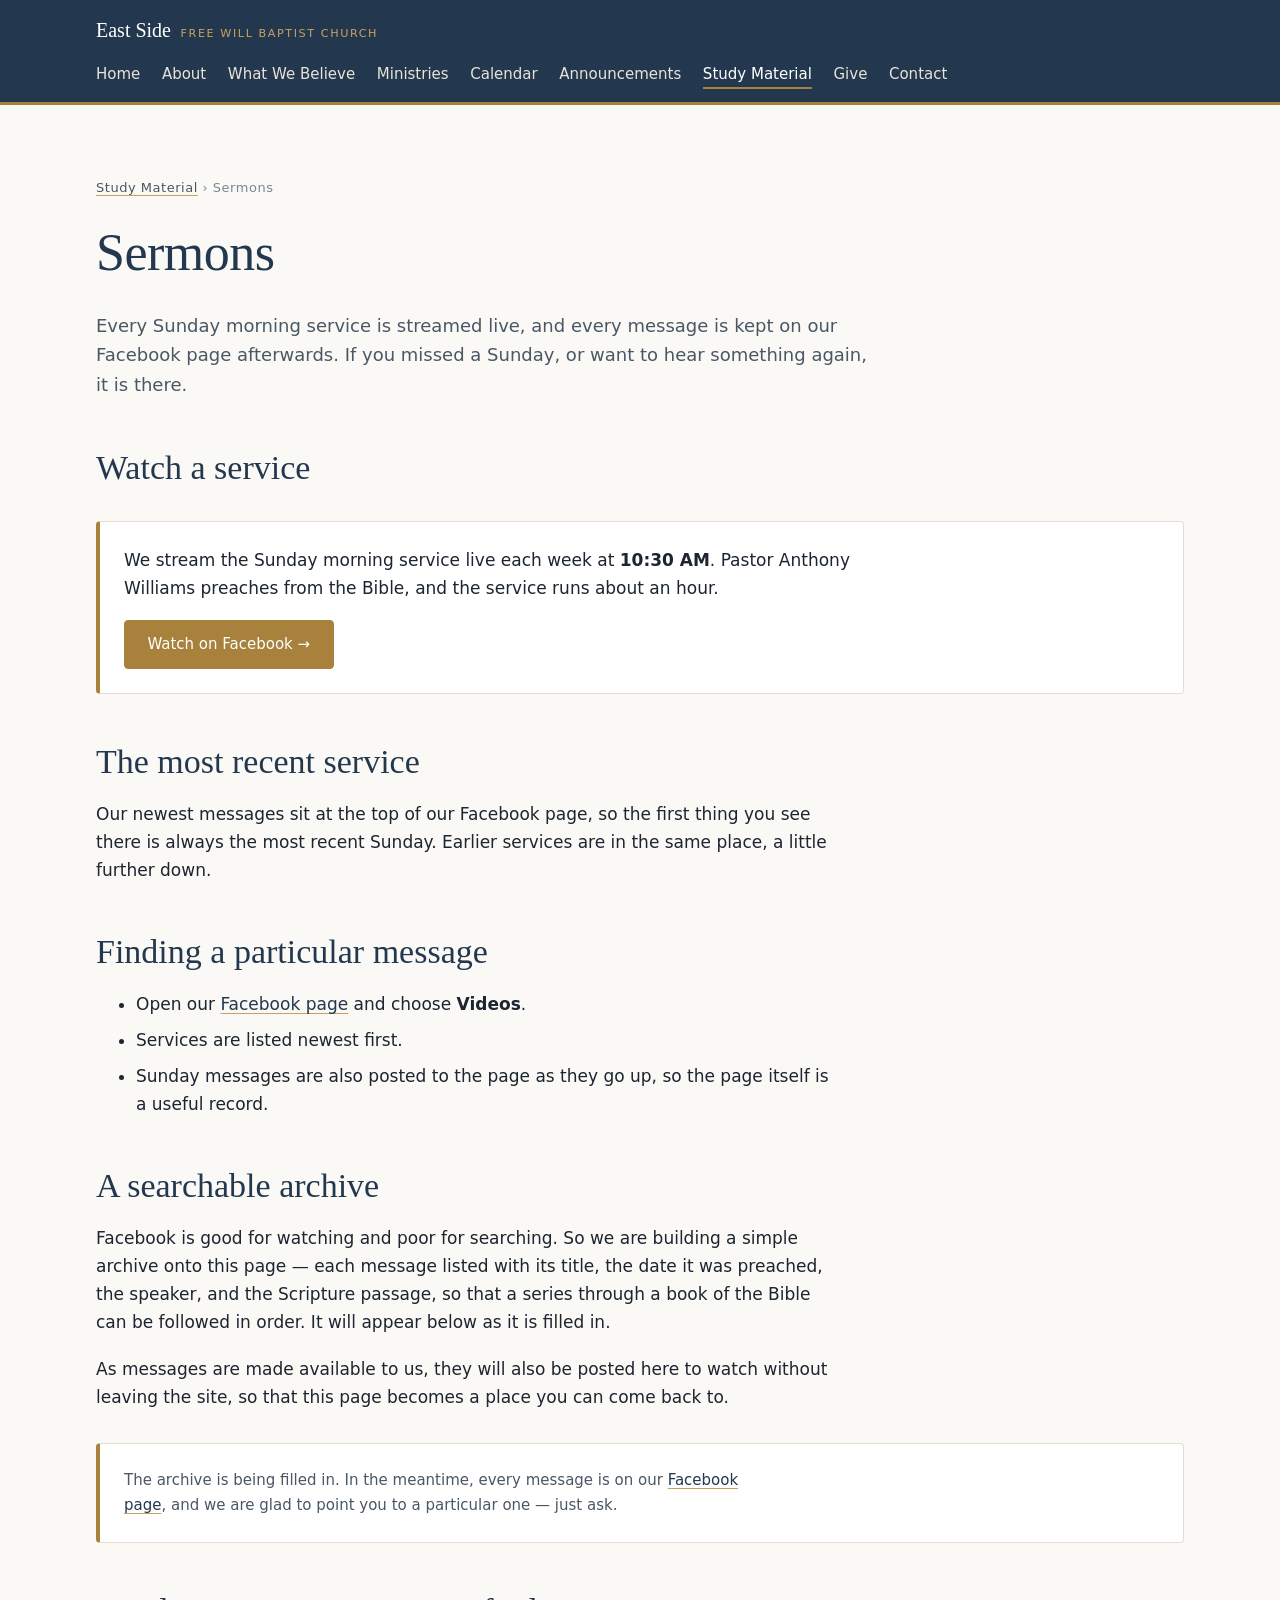
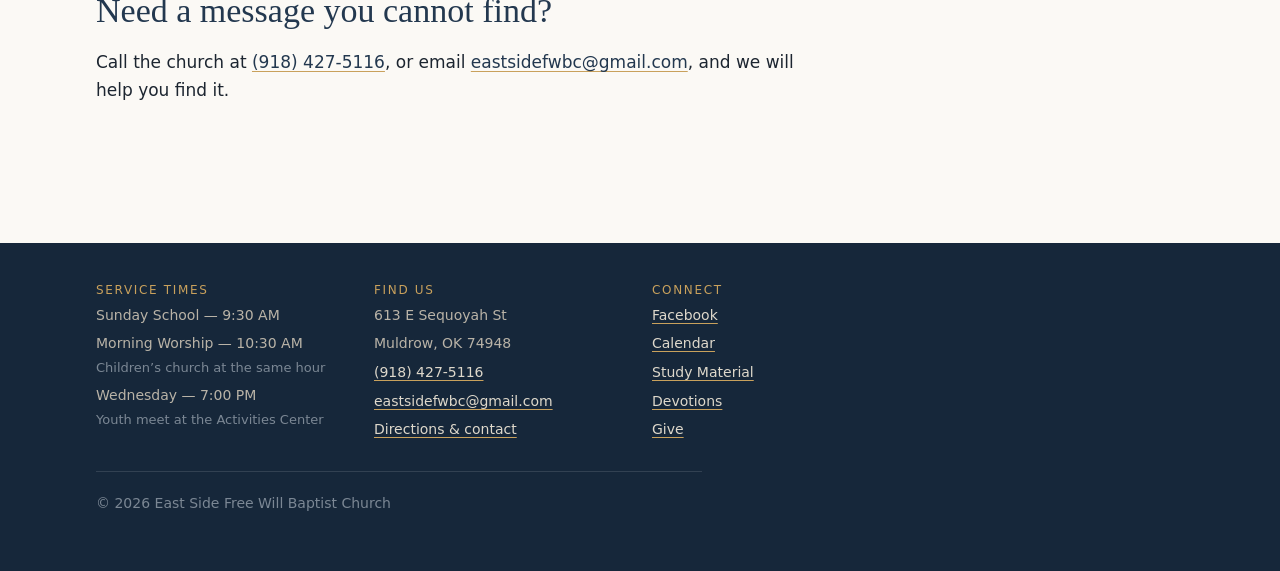
<file: sermons.html>
<!DOCTYPE html>
<html lang="en">
<head>
<meta charset="utf-8">
<meta name="viewport" content="width=device-width, initial-scale=1">
<title>Sermons &mdash; East Side Free Will Baptist Church</title>
<meta name="description" content="Listen to recent sermons and watch the Sunday livestream from East Side Free Will Baptist Church, Muldrow, Oklahoma.">
<link rel="canonical" href="https://eastsidefwbc.org/sermons.html">

<meta property="og:type" content="website">
<meta property="og:site_name" content="East Side Free Will Baptist Church">
<meta property="og:locale" content="en_US">
<meta property="og:title" content="Sermons &mdash; East Side Free Will Baptist Church">
<meta property="og:description" content="Listen to recent sermons and watch the Sunday livestream from East Side Free Will Baptist Church, Muldrow, Oklahoma.">
<meta property="og:url" content="https://eastsidefwbc.org/sermons.html">
<meta property="og:image" content="https://eastsidefwbc.org/assets/img/social-card.jpg">
<meta property="og:image:width" content="1200">
<meta property="og:image:height" content="630">
<meta property="og:image:alt" content="East Side Free Will Baptist Church, Muldrow, Oklahoma">
<meta name="twitter:card" content="summary_large_image">
<meta name="twitter:title" content="Sermons &mdash; East Side Free Will Baptist Church">
<meta name="twitter:description" content="Listen to recent sermons and watch the Sunday livestream from East Side Free Will Baptist Church, Muldrow, Oklahoma.">
<meta name="twitter:image" content="https://eastsidefwbc.org/assets/img/social-card.jpg">

<meta name="theme-color" content="#14273a">
<link rel="icon" href="/favicon.ico" sizes="32x32">
<link rel="icon" href="/favicon.svg" type="image/svg+xml">
<link rel="apple-touch-icon" href="/apple-touch-icon.png">
<link rel="stylesheet" href="css/styles.css">

</head>
<body>
<a class="skip-link" href="#main">Skip to content</a>

<header class="site-header">
  <div class="wrap">
    <a class="brand" href="index.html">East Side <small>Free Will Baptist Church</small></a>
    <nav class="site-nav" aria-label="Main">
      <ul>
        <li><a href="index.html">Home</a></li>
        <li><a href="about.html">About</a></li>
        <li><a href="beliefs.html">What We Believe</a></li>
        <li><a href="ministries.html">Ministries</a></li>
        <li><a href="calendar.html">Calendar</a></li>
        <li><a href="announcements.html">Announcements</a></li>
        <li><a href="study-material.html" aria-current="page">Study Material</a></li>
        <li><a href="give.html">Give</a></li>
        <li><a href="contact.html">Contact</a></li>
      </ul>
    </nav>
  </div>
</header>

<main id="main">

  <section>
    <div class="wrap">
      <nav class="subnav" aria-label="Study Material">
        <p><a href="study-material.html">Study Material</a> <span aria-hidden="true">&rsaquo;</span> Sermons</p>
      </nav>

      <h1>Sermons</h1>
      <p class="prose lede">Every Sunday morning service is streamed live, and every message is kept on
      our Facebook page afterwards. If you missed a Sunday, or want to hear something again, it is
      there.</p>

      <h2 class="spaced">Watch a service</h2>
      <div class="callout">
        <p>We stream the Sunday morning service live each week at <strong>10:30 AM</strong>. Pastor
        Anthony Williams preaches from the Bible, and the service runs about an hour.</p>
        <p><a class="btn" href="https://www.facebook.com/esfwbc">Watch on Facebook &rarr;</a></p>
      </div>

      <h2 class="spaced">The most recent service</h2>
      <p class="prose">Our newest messages sit at the top of our Facebook page, so the first thing you
      see there is always the most recent Sunday. Earlier services are in the same place, a little
      further down.</p>

      <h2 class="spaced">Finding a particular message</h2>
      <ul class="prose">
        <li>Open our <a href="https://www.facebook.com/esfwbc">Facebook page</a> and choose <strong>Videos</strong>.</li>
        <li>Services are listed newest first.</li>
        <li>Sunday messages are also posted to the page as they go up, so the page itself is a useful
        record.</li>
      </ul>

      <h2 class="spaced">A searchable archive</h2>
      <p class="prose">Facebook is good for watching and poor for searching. So we are building a simple
      archive onto this page &mdash; each message listed with its title, the date it was preached, the
      speaker, and the Scripture passage, so that a series through a book of the Bible can be followed
      in order. It will appear below as it is filled in.</p>

      <p class="prose">As messages are made available to us, they will also be posted here to watch
      without leaving the site, so that this page becomes a place you can come back to.</p>

      <!-- ===================================================================
           SERMON ARCHIVE

           To add a message, copy this block into the list below and fill it in.
           Keep the newest at the top. A plain <table> also works if you prefer,
           but the list below stays readable on a phone.

           Once a message has a video of its own (YouTube or Facebook), give it an
           <a href="...">Watch</a> link here, or replace the link with an embed:

           <li>
             <strong>Title of the message</strong>
             <span>Preached 4 January 2026 &middot; Pastor Anthony Williams &middot; John 3:16&ndash;21</span>
             <div class="video-embed">
               <iframe src="https://www.youtube-nocookie.com/embed/VIDEO_ID" title="Title of the message" loading="lazy" allowfullscreen></iframe>
             </div>
           </li>

           =================================================================== -->
      <div class="callout callout--quiet" id="archive">
        <p>The archive is being filled in. In the meantime, every message is on our
        <a href="https://www.facebook.com/esfwbc">Facebook page</a>, and we are glad to point you to a particular one &mdash;
        just ask.</p>
      </div>

      <h2 class="spaced">Need a message you cannot find?</h2>
      <p class="prose">Call the church at <a href="tel:+19184275116">(918) 427-5116</a>, or email
      <a href="mailto:eastsidefwbc@gmail.com">eastsidefwbc@gmail.com</a>, and we will help you find it.</p>
    </div>
  </section>

</main>

<footer class="site-footer">
  <div class="wrap">
    <div>
      <h3>Service Times</h3>
      <ul>
        <li>Sunday School &mdash; 9:30 AM</li>
        <li>Morning Worship &mdash; 10:30 AM<span class="fine">Children&rsquo;s church at the same hour</span></li>
        <li>Wednesday &mdash; 7:00 PM<span class="fine">Youth meet at the Activities Center</span></li>
      </ul>
    </div>
    <div>
      <h3>Find Us</h3>
      <ul>
        <li>613 E Sequoyah St</li>
        <li>Muldrow, OK 74948</li>
        <li><a href="tel:+19184275116">(918) 427-5116</a></li>
        <li><a href="mailto:eastsidefwbc@gmail.com">eastsidefwbc@gmail.com</a></li>
        <li><a href="contact.html">Directions &amp; contact</a></li>
      </ul>
    </div>
    <div>
      <h3>Connect</h3>
      <ul>
        <li><a href="https://www.facebook.com/esfwbc">Facebook</a></li>
        <li><a href="calendar.html">Calendar</a></li>
        <li><a href="study-material.html">Study Material</a></li>
        <li><a href="devotions.html">Devotions</a></li>
        <li><a href="give.html">Give</a></li>
      </ul>
    </div>
    <p class="legal">&copy; <span id="yr">2026</span> East Side Free Will Baptist Church</p>
  </div>
</footer>

<script>document.getElementById('yr').textContent = new Date().getFullYear();</script>
</body>
</html>
</file>
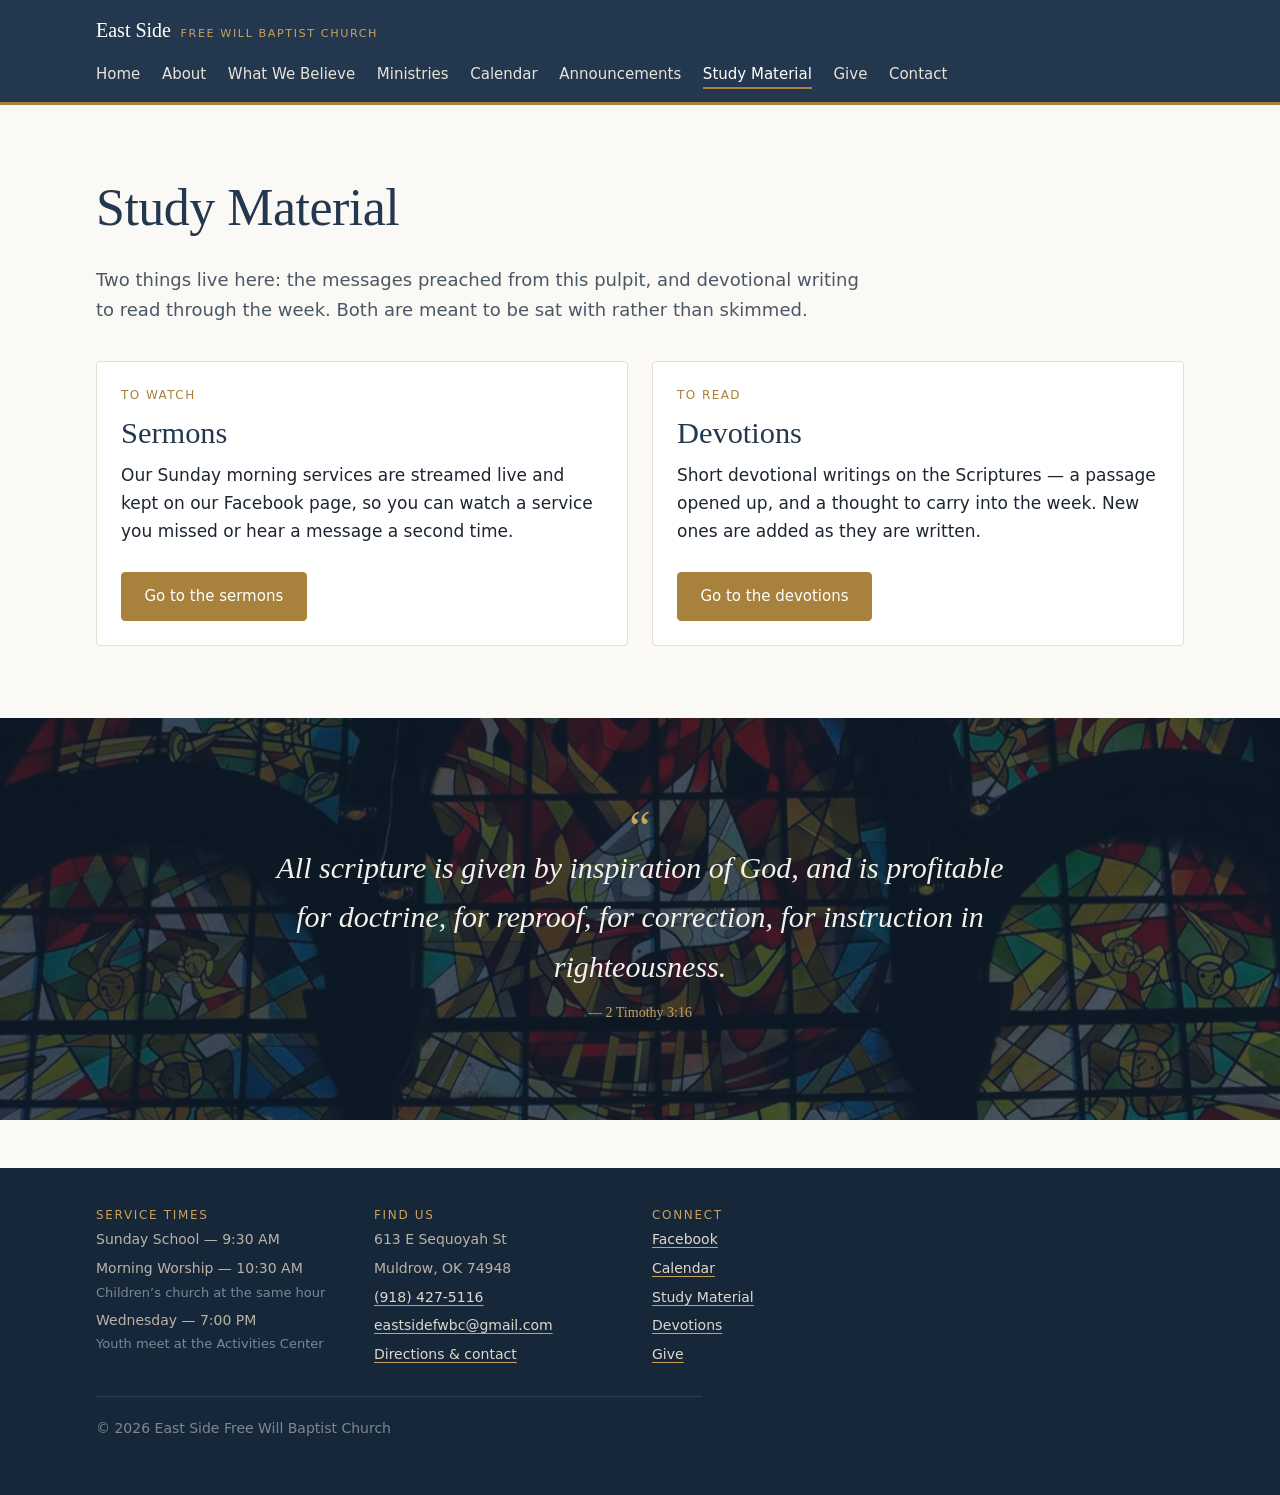
<file: study-material.html>
<!DOCTYPE html>
<html lang="en">
<head>
<meta charset="utf-8">
<meta name="viewport" content="width=device-width, initial-scale=1">
<title>Study Material &mdash; East Side Free Will Baptist Church</title>
<meta name="description" content="Sermons to watch and devotions to read from East Side Free Will Baptist Church, Muldrow, Oklahoma.">
<link rel="canonical" href="https://eastsidefwbc.org/study-material.html">

<meta property="og:type" content="website">
<meta property="og:site_name" content="East Side Free Will Baptist Church">
<meta property="og:locale" content="en_US">
<meta property="og:title" content="Study Material &mdash; East Side Free Will Baptist Church">
<meta property="og:description" content="Sermons to watch and devotions to read from East Side Free Will Baptist Church, Muldrow, Oklahoma.">
<meta property="og:url" content="https://eastsidefwbc.org/study-material.html">
<meta property="og:image" content="https://eastsidefwbc.org/assets/img/social-card.jpg">
<meta property="og:image:width" content="1200">
<meta property="og:image:height" content="630">
<meta property="og:image:alt" content="East Side Free Will Baptist Church, Muldrow, Oklahoma">
<meta name="twitter:card" content="summary_large_image">
<meta name="twitter:title" content="Study Material &mdash; East Side Free Will Baptist Church">
<meta name="twitter:description" content="Sermons to watch and devotions to read from East Side Free Will Baptist Church, Muldrow, Oklahoma.">
<meta name="twitter:image" content="https://eastsidefwbc.org/assets/img/social-card.jpg">

<meta name="theme-color" content="#14273a">
<link rel="icon" href="/favicon.ico" sizes="32x32">
<link rel="icon" href="/favicon.svg" type="image/svg+xml">
<link rel="apple-touch-icon" href="/apple-touch-icon.png">
<link rel="stylesheet" href="css/styles.css">

</head>
<body>
<a class="skip-link" href="#main">Skip to content</a>

<header class="site-header">
  <div class="wrap">
    <a class="brand" href="index.html">East Side <small>Free Will Baptist Church</small></a>
    <nav class="site-nav" aria-label="Main">
      <ul>
        <li><a href="index.html">Home</a></li>
        <li><a href="about.html">About</a></li>
        <li><a href="beliefs.html">What We Believe</a></li>
        <li><a href="ministries.html">Ministries</a></li>
        <li><a href="calendar.html">Calendar</a></li>
        <li><a href="announcements.html">Announcements</a></li>
        <li><a href="study-material.html" aria-current="page">Study Material</a></li>
        <li><a href="give.html">Give</a></li>
        <li><a href="contact.html">Contact</a></li>
      </ul>
    </nav>
  </div>
</header>

<main id="main">

  <section>
    <div class="wrap">
      <h1>Study Material</h1>
      <p class="prose lede">Two things live here: the messages preached from this pulpit, and
      devotional writing to read through the week. Both are meant to be sat with rather than
      skimmed.</p>

      <div class="grid grid--loose">
        <article class="card card--study">
          <p class="meta">To watch</p>
          <h2>Sermons</h2>
          <p>Our Sunday morning services are streamed live and kept on our Facebook page, so you can
          watch a service you missed or hear a message a second time.</p>
          <p><a class="btn" href="sermons.html">Go to the sermons</a></p>
        </article>
        <article class="card card--study">
          <p class="meta">To read</p>
          <h2>Devotions</h2>
          <p>Short devotional writings on the Scriptures &mdash; a passage opened up, and a thought
          to carry into the week. New ones are added as they are written.</p>
          <p><a class="btn" href="devotions.html">Go to the devotions</a></p>
        </article>
      </div>
    </div>
  </section>

  <section class="band">
    <img src="assets/img/stained-glass.jpg" srcset="assets/img/stained-glass-640.jpg 640w, assets/img/stained-glass.jpg 1024w" sizes="100vw" alt="" aria-hidden="true">
    <div class="wrap wrap--narrow">
      <blockquote class="band__quote">
        All scripture is given by inspiration of God, and is profitable for doctrine, for reproof, for correction, for instruction in righteousness.
        <cite>&mdash; 2 Timothy 3:16</cite>
      </blockquote>
    </div>
  </section>

</main>

<footer class="site-footer">
  <div class="wrap">
    <div>
      <h3>Service Times</h3>
      <ul>
        <li>Sunday School &mdash; 9:30 AM</li>
        <li>Morning Worship &mdash; 10:30 AM<span class="fine">Children&rsquo;s church at the same hour</span></li>
        <li>Wednesday &mdash; 7:00 PM<span class="fine">Youth meet at the Activities Center</span></li>
      </ul>
    </div>
    <div>
      <h3>Find Us</h3>
      <ul>
        <li>613 E Sequoyah St</li>
        <li>Muldrow, OK 74948</li>
        <li><a href="tel:+19184275116">(918) 427-5116</a></li>
        <li><a href="mailto:eastsidefwbc@gmail.com">eastsidefwbc@gmail.com</a></li>
        <li><a href="contact.html">Directions &amp; contact</a></li>
      </ul>
    </div>
    <div>
      <h3>Connect</h3>
      <ul>
        <li><a href="https://www.facebook.com/esfwbc">Facebook</a></li>
        <li><a href="calendar.html">Calendar</a></li>
        <li><a href="study-material.html">Study Material</a></li>
        <li><a href="devotions.html">Devotions</a></li>
        <li><a href="give.html">Give</a></li>
      </ul>
    </div>
    <p class="legal">&copy; <span id="yr">2026</span> East Side Free Will Baptist Church</p>
  </div>
</footer>

<script>document.getElementById('yr').textContent = new Date().getFullYear();</script>
</body>
</html>
</file>
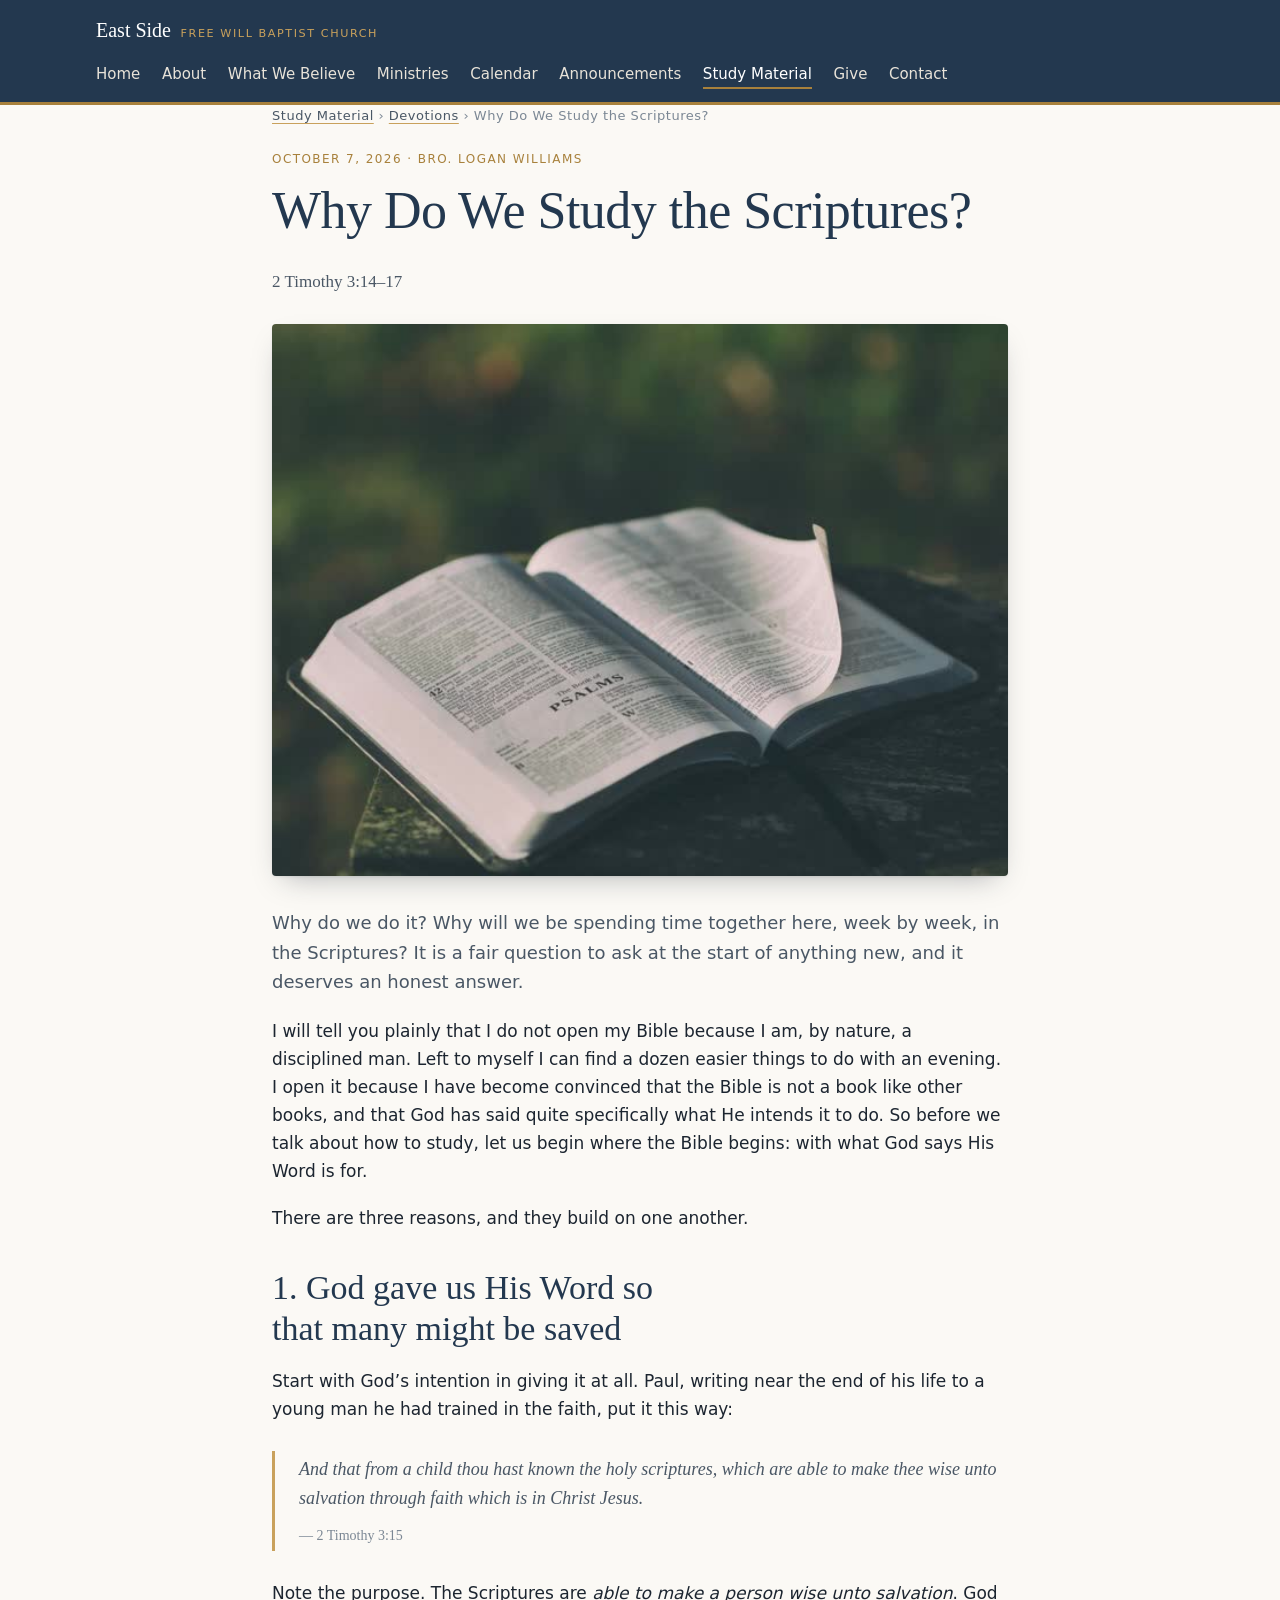
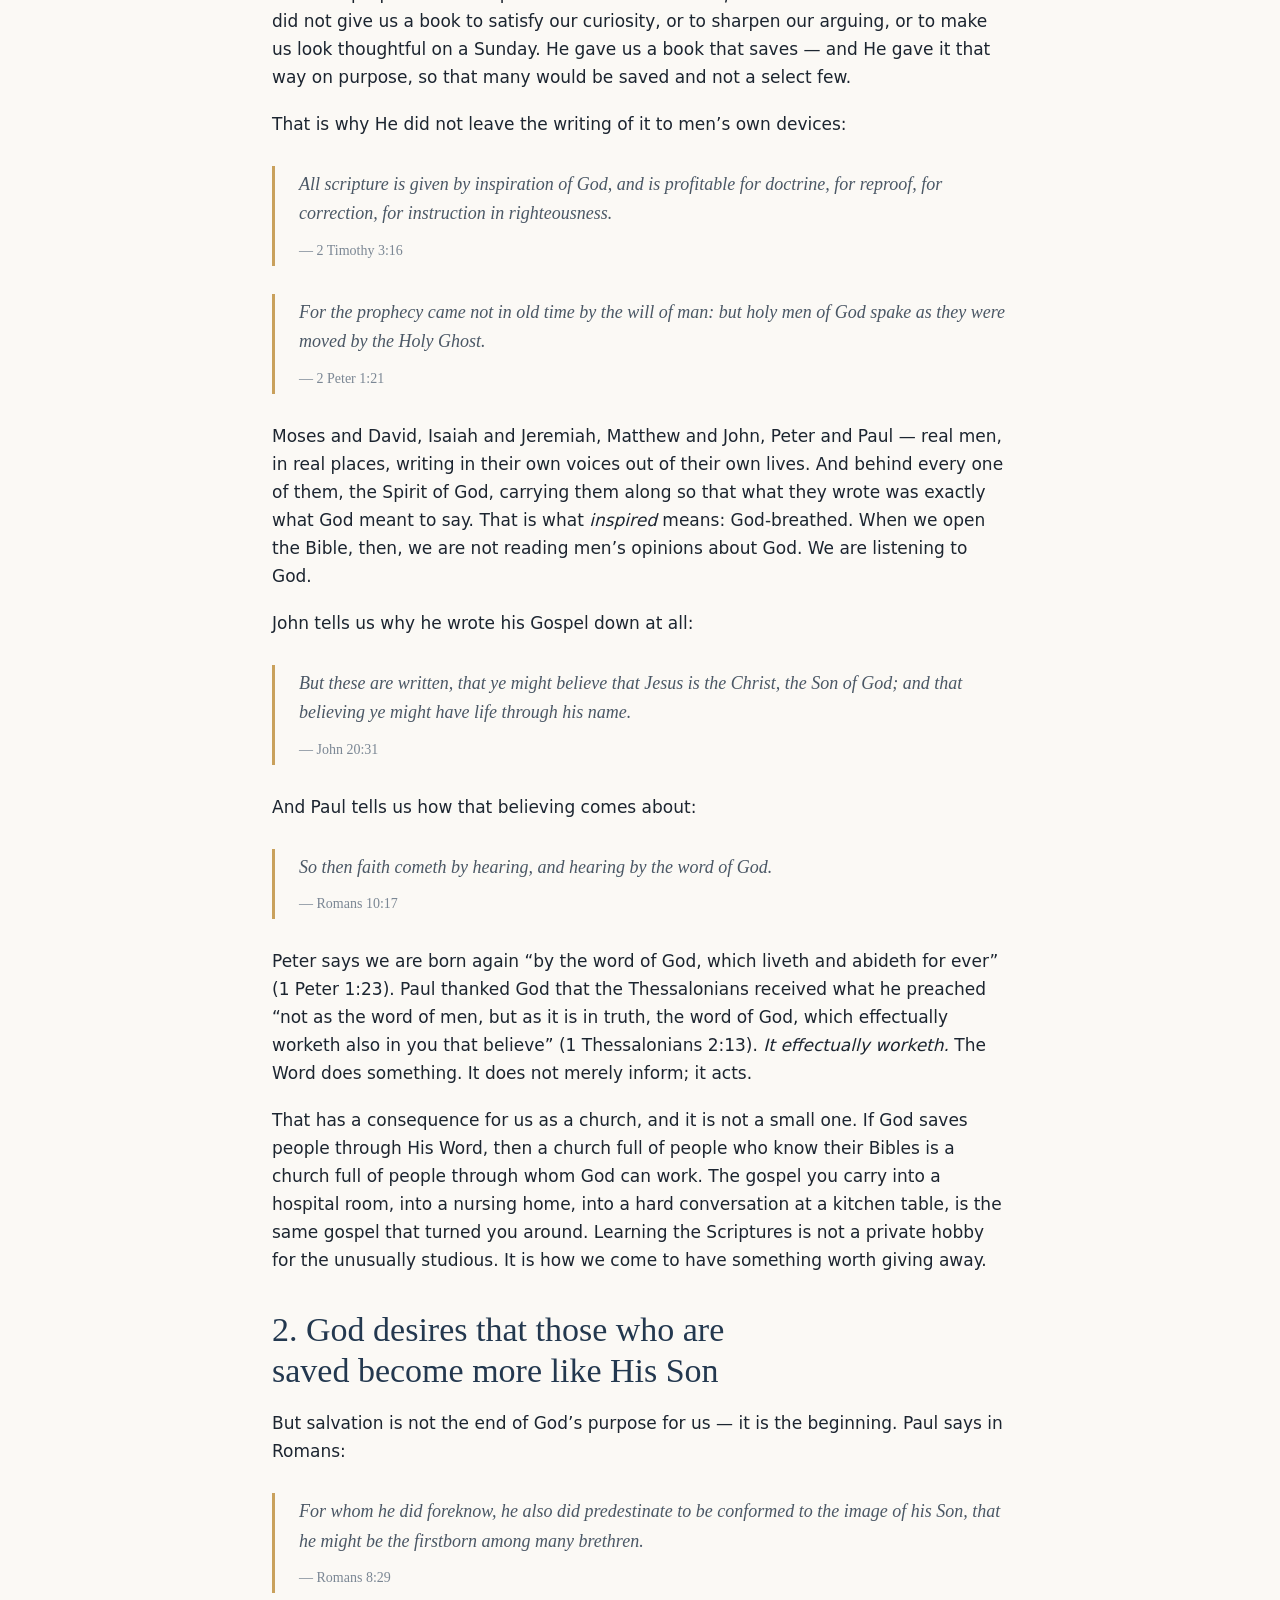
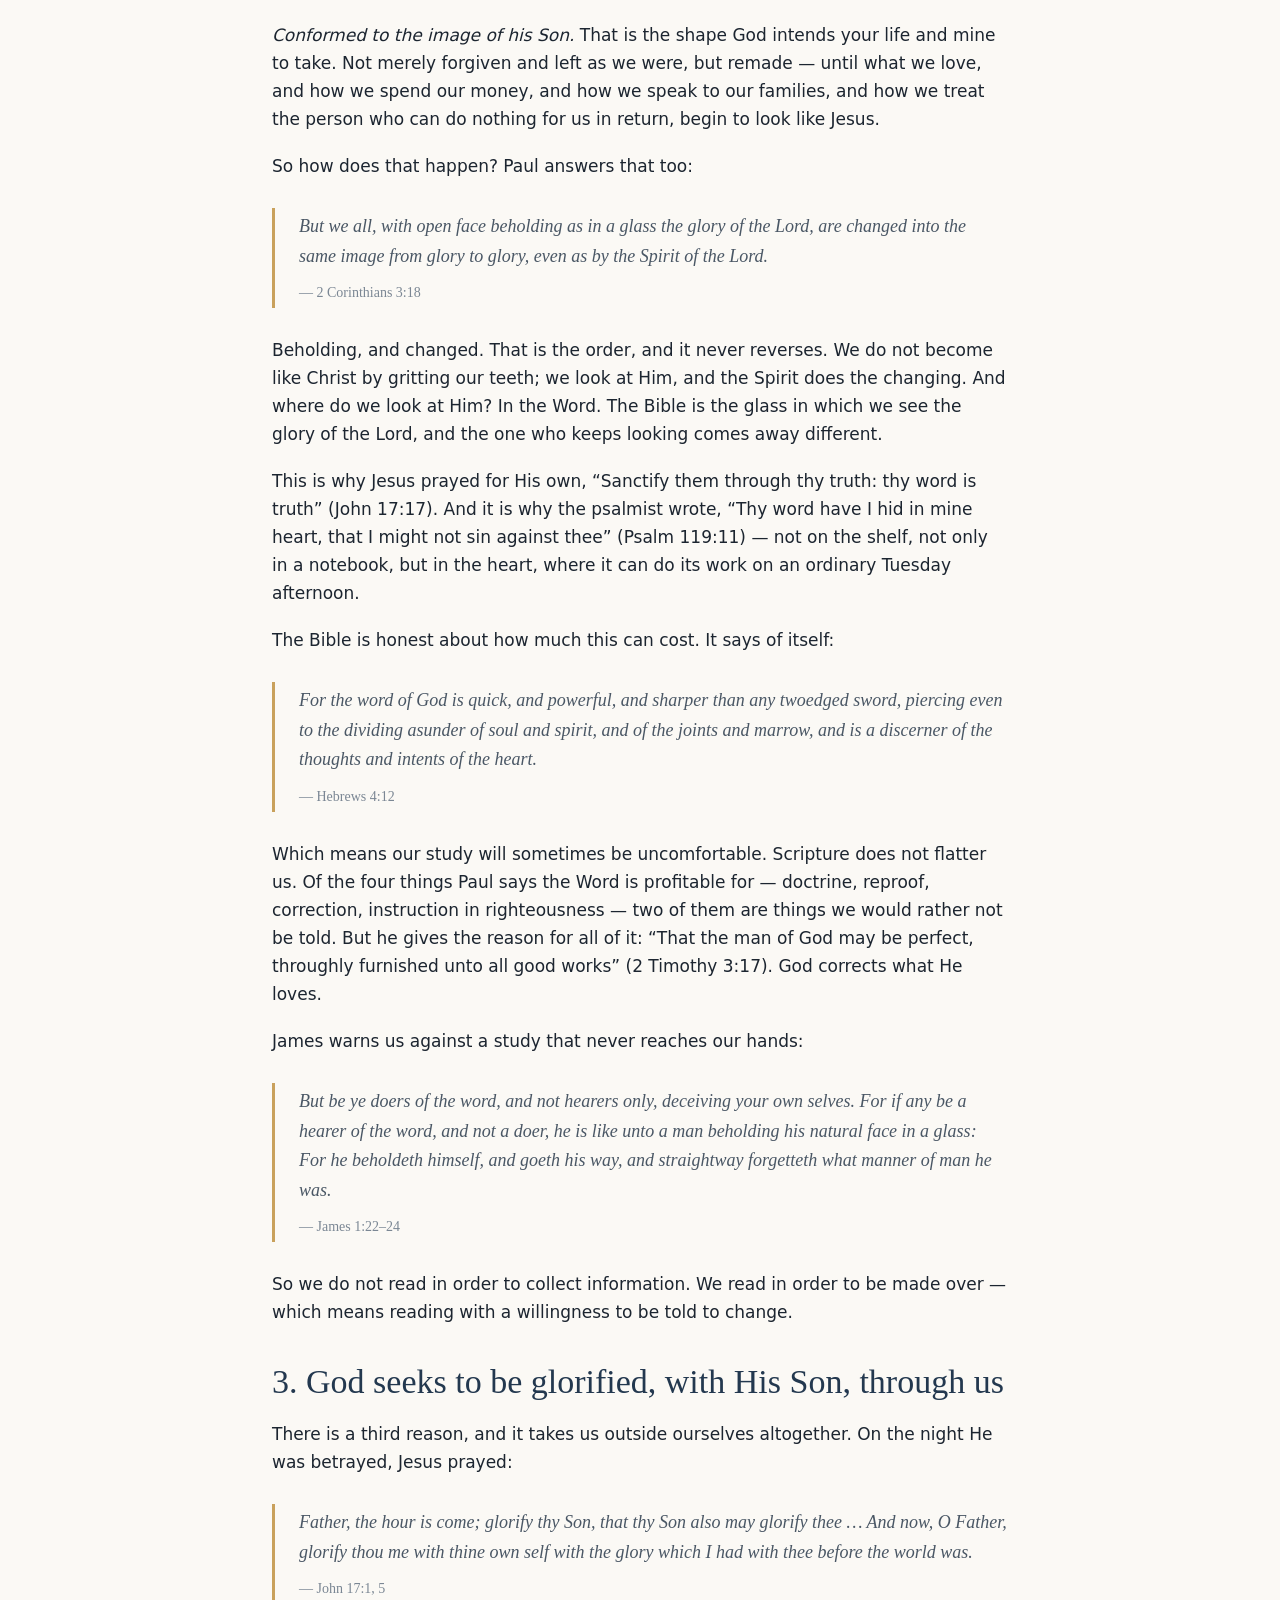
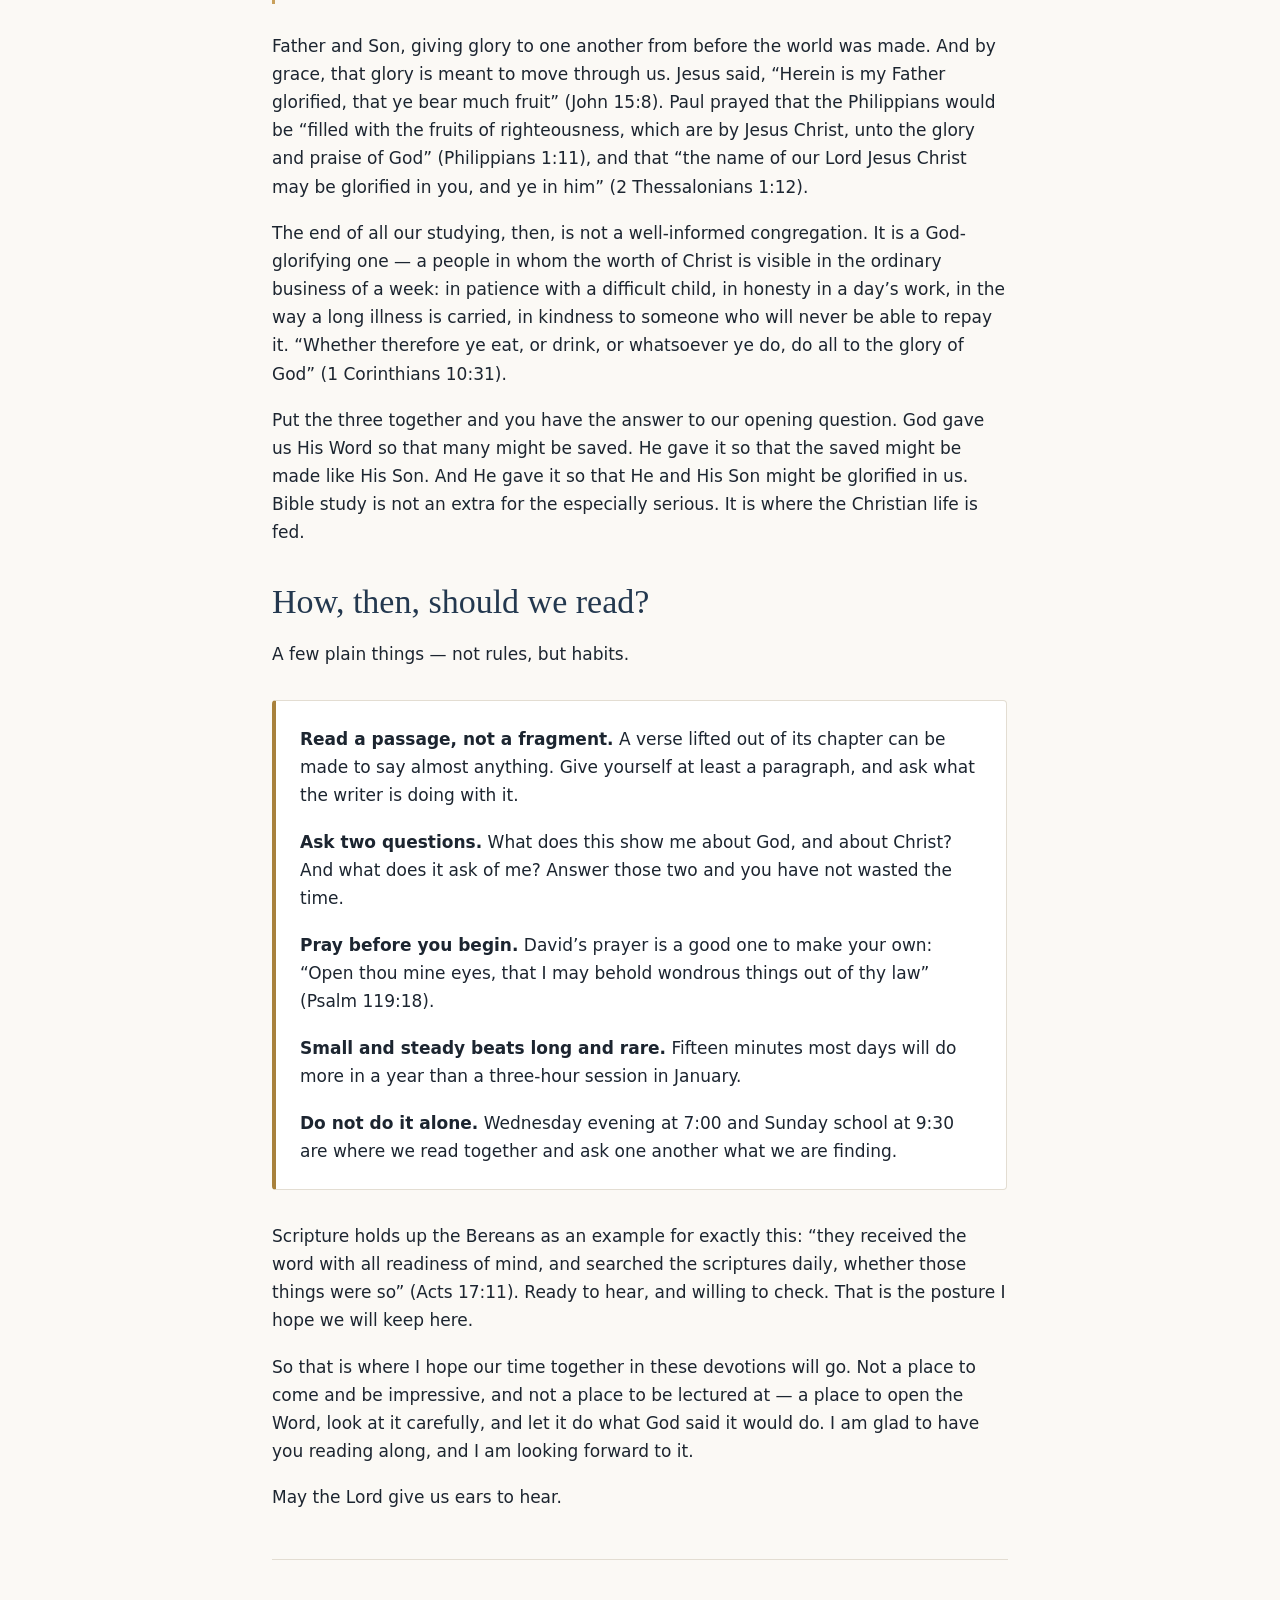
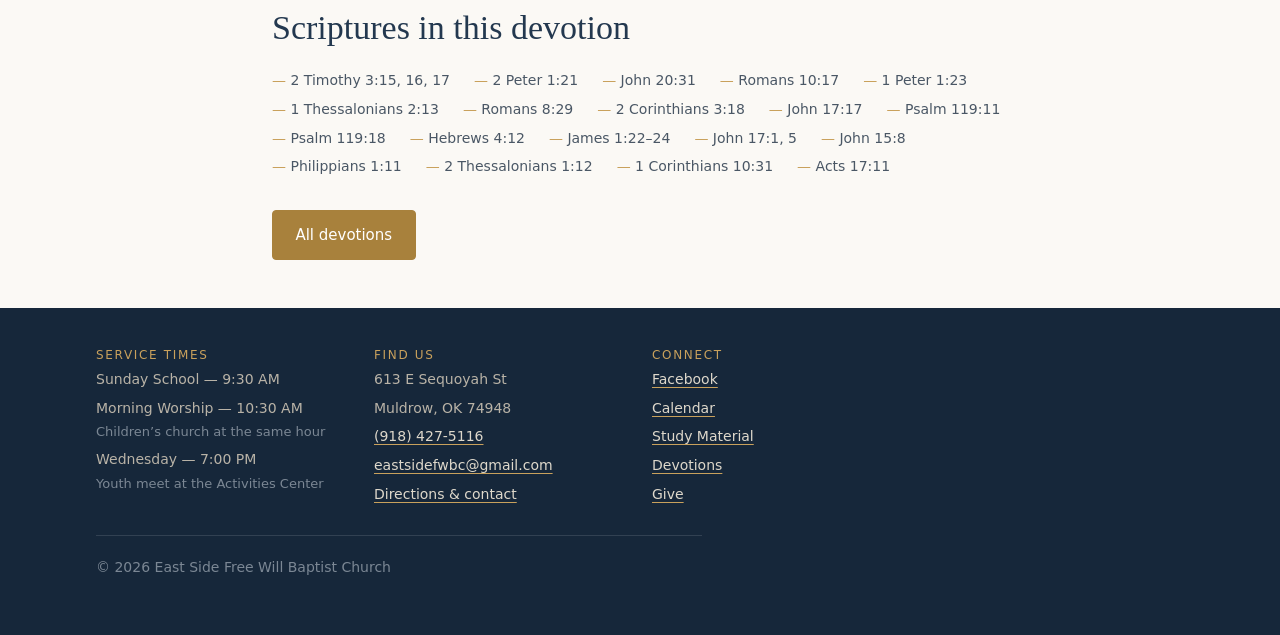
<file: devotions/why-do-we-study-the-scriptures.html>
<!DOCTYPE html>
<html lang="en">
<head>
<meta charset="utf-8">
<meta name="viewport" content="width=device-width, initial-scale=1">
<title>Why Do We Study the Scriptures? &mdash; Devotions &mdash; East Side Free Will Baptist Church</title>
<meta name="description" content="Before we begin reading together, it is worth asking why. Three reasons God gives us His Word: that many might be saved, that the saved might be made like His Son, and that He might be glorified in us.">
<link rel="canonical" href="https://eastsidefwbc.org/devotions/why-do-we-study-the-scriptures.html">

<meta property="og:type" content="website">
<meta property="og:site_name" content="East Side Free Will Baptist Church">
<meta property="og:locale" content="en_US">
<meta property="og:title" content="Why Do We Study the Scriptures? &mdash; Devotions &mdash; East Side Free Will Baptist Church">
<meta property="og:description" content="Before we begin reading together, it is worth asking why. Three reasons God gives us His Word: that many might be saved, that the saved might be made like His Son, and that He might be glorified in us.">
<meta property="og:url" content="https://eastsidefwbc.org/devotions/why-do-we-study-the-scriptures.html">
<meta property="og:image" content="https://eastsidefwbc.org/assets/img/social-card.jpg">
<meta property="og:image:width" content="1200">
<meta property="og:image:height" content="630">
<meta property="og:image:alt" content="East Side Free Will Baptist Church, Muldrow, Oklahoma">
<meta name="twitter:card" content="summary_large_image">
<meta name="twitter:title" content="Why Do We Study the Scriptures? &mdash; Devotions &mdash; East Side Free Will Baptist Church">
<meta name="twitter:description" content="Before we begin reading together, it is worth asking why. Three reasons God gives us His Word: that many might be saved, that the saved might be made like His Son, and that He might be glorified in us.">
<meta name="twitter:image" content="https://eastsidefwbc.org/assets/img/social-card.jpg">

<meta name="theme-color" content="#14273a">
<link rel="icon" href="/favicon.ico" sizes="32x32">
<link rel="icon" href="/favicon.svg" type="image/svg+xml">
<link rel="apple-touch-icon" href="/apple-touch-icon.png">
<link rel="stylesheet" href="../css/styles.css">

</head>
<body>
<a class="skip-link" href="#main">Skip to content</a>

<header class="site-header">
  <div class="wrap">
    <a class="brand" href="../index.html">East Side <small>Free Will Baptist Church</small></a>
    <nav class="site-nav" aria-label="Main">
      <ul>
        <li><a href="../index.html">Home</a></li>
        <li><a href="../about.html">About</a></li>
        <li><a href="../beliefs.html">What We Believe</a></li>
        <li><a href="../ministries.html">Ministries</a></li>
        <li><a href="../calendar.html">Calendar</a></li>
        <li><a href="../announcements.html">Announcements</a></li>
        <li><a href="../study-material.html" aria-current="page">Study Material</a></li>
        <li><a href="../give.html">Give</a></li>
        <li><a href="../contact.html">Contact</a></li>
      </ul>
    </nav>
  </div>
</header>

<main id="main">

  <article class="devotion">
    <div class="wrap wrap--narrow">
      <nav class="subnav" aria-label="Study Material">
        <p><a href="../study-material.html">Study Material</a> <span aria-hidden="true">&rsaquo;</span> <a href="../devotions.html">Devotions</a> <span aria-hidden="true">&rsaquo;</span> Why Do We Study the Scriptures?</p>
      </nav>

      <header class="devotion__head">
        <p class="meta">October 7, 2026 &middot; Bro. Logan Williams</p>
        <h1>Why Do We Study the Scriptures?</h1>
        <p class="devotion__scripture">2 Timothy 3:14&ndash;17</p>
      </header>

      <figure class="figure devotion__figure">
        <img src="../assets/img/open-bible.jpg" srcset="../assets/img/open-bible-640.jpg 640w, ../assets/img/open-bible.jpg 1024w" sizes="(max-width: 46rem) 100vw, 40rem" alt="An open Bible resting outdoors.">
      </figure>
      <div class="prose devotion__body">
<p class="lede">Why do we do it? Why will we be spending time together here, week by
      week, in the Scriptures? It is a fair question to ask at the start of anything new, and it
      deserves an honest answer.</p>

      <p>I will tell you plainly that I do not open my Bible because I am, by nature, a disciplined
      man. Left to myself I can find a dozen easier things to do with an evening. I open it because I
      have become convinced that the Bible is not a book like other books, and that God has said
      quite specifically what He intends it to do. So before we talk about how to study, let us begin
      where the Bible begins: with what God says His Word is for.</p>

      <p>There are three reasons, and they build on one another.</p>

      <h2>1. God gave us His Word so that many might be saved</h2>

      <p>Start with God&rsquo;s intention in giving it at all. Paul, writing near the end of his life
      to a young man he had trained in the faith, put it this way:</p>

      <blockquote>
        And that from a child thou hast known the holy scriptures, which are able to make thee wise
        unto salvation through faith which is in Christ Jesus.
        <cite>&mdash; 2 Timothy 3:15</cite>
      </blockquote>

      <p>Note the purpose. The Scriptures are <em>able to make a person wise unto salvation</em>. God
      did not give us a book to satisfy our curiosity, or to sharpen our arguing, or to make us look
      thoughtful on a Sunday. He gave us a book that saves &mdash; and He gave it that way on
      purpose, so that many would be saved and not a select few.</p>

      <p>That is why He did not leave the writing of it to men&rsquo;s own devices:</p>

      <blockquote>
        All scripture is given by inspiration of God, and is profitable for doctrine, for reproof,
        for correction, for instruction in righteousness.
        <cite>&mdash; 2 Timothy 3:16</cite>
      </blockquote>

      <blockquote>
        For the prophecy came not in old time by the will of man: but holy men of God spake as they
        were moved by the Holy Ghost.
        <cite>&mdash; 2 Peter 1:21</cite>
      </blockquote>

      <p>Moses and David, Isaiah and Jeremiah, Matthew and John, Peter and Paul &mdash; real men, in
      real places, writing in their own voices out of their own lives. And behind every one of them,
      the Spirit of God, carrying them along so that what they wrote was exactly what God meant to
      say. That is what <em>inspired</em> means: God-breathed. When we open the Bible, then, we are
      not reading men&rsquo;s opinions about God. We are listening to God.</p>

      <p>John tells us why he wrote his Gospel down at all:</p>

      <blockquote>
        But these are written, that ye might believe that Jesus is the Christ, the Son of God; and
        that believing ye might have life through his name.
        <cite>&mdash; John 20:31</cite>
      </blockquote>

      <p>And Paul tells us how that believing comes about:</p>

      <blockquote>
        So then faith cometh by hearing, and hearing by the word of God.
        <cite>&mdash; Romans 10:17</cite>
      </blockquote>

      <p>Peter says we are born again &ldquo;by the word of God, which liveth and abideth for
      ever&rdquo; (1 Peter 1:23). Paul thanked God that the Thessalonians received what he preached
      &ldquo;not as the word of men, but as it is in truth, the word of God, which effectually
      worketh also in you that believe&rdquo; (1 Thessalonians 2:13). <em>It effectually worketh.</em>
      The Word does something. It does not merely inform; it acts.</p>

      <p>That has a consequence for us as a church, and it is not a small one. If God saves people
      through His Word, then a church full of people who know their Bibles is a church full of people
      through whom God can work. The gospel you carry into a hospital room, into a nursing home, into
      a hard conversation at a kitchen table, is the same gospel that turned you around. Learning the
      Scriptures is not a private hobby for the unusually studious. It is how we come to have
      something worth giving away.</p>

      <h2>2. God desires that those who are saved become more like His Son</h2>

      <p>But salvation is not the end of God&rsquo;s purpose for us &mdash; it is the beginning. Paul
      says in Romans:</p>

      <blockquote>
        For whom he did foreknow, he also did predestinate to be conformed to the image of his Son,
        that he might be the firstborn among many brethren.
        <cite>&mdash; Romans 8:29</cite>
      </blockquote>

      <p><em>Conformed to the image of his Son.</em> That is the shape God intends your life and mine
      to take. Not merely forgiven and left as we were, but remade &mdash; until what we love, and
      how we spend our money, and how we speak to our families, and how we treat the person who can
      do nothing for us in return, begin to look like Jesus.</p>

      <p>So how does that happen? Paul answers that too:</p>

      <blockquote>
        But we all, with open face beholding as in a glass the glory of the Lord, are changed into
        the same image from glory to glory, even as by the Spirit of the Lord.
        <cite>&mdash; 2 Corinthians 3:18</cite>
      </blockquote>

      <p>Beholding, and changed. That is the order, and it never reverses. We do not become like
      Christ by gritting our teeth; we look at Him, and the Spirit does the changing. And where do we
      look at Him? In the Word. The Bible is the glass in which we see the glory of the Lord, and the
      one who keeps looking comes away different.</p>

      <p>This is why Jesus prayed for His own, &ldquo;Sanctify them through thy truth: thy word is
      truth&rdquo; (John 17:17). And it is why the psalmist wrote, &ldquo;Thy word have I hid in mine
      heart, that I might not sin against thee&rdquo; (Psalm 119:11) &mdash; not on the shelf, not
      only in a notebook, but in the heart, where it can do its work on an ordinary Tuesday
      afternoon.</p>

      <p>The Bible is honest about how much this can cost. It says of itself:</p>

      <blockquote>
        For the word of God is quick, and powerful, and sharper than any twoedged sword, piercing
        even to the dividing asunder of soul and spirit, and of the joints and marrow, and is a
        discerner of the thoughts and intents of the heart.
        <cite>&mdash; Hebrews 4:12</cite>
      </blockquote>

      <p>Which means our study will sometimes be uncomfortable. Scripture does not flatter us. Of the
      four things Paul says the Word is profitable for &mdash; doctrine, reproof, correction,
      instruction in righteousness &mdash; two of them are things we would rather not be told. But he
      gives the reason for all of it: &ldquo;That the man of God may be perfect, throughly furnished
      unto all good works&rdquo; (2 Timothy 3:17). God corrects what He loves.</p>

      <p>James warns us against a study that never reaches our hands:</p>

      <blockquote>
        But be ye doers of the word, and not hearers only, deceiving your own selves. For if any be a
        hearer of the word, and not a doer, he is like unto a man beholding his natural face in a
        glass: For he beholdeth himself, and goeth his way, and straightway forgetteth what manner of
        man he was.
        <cite>&mdash; James 1:22&ndash;24</cite>
      </blockquote>

      <p>So we do not read in order to collect information. We read in order to be made over &mdash;
      which means reading with a willingness to be told to change.</p>

      <h2>3. God seeks to be glorified, with His Son, through us</h2>

      <p>There is a third reason, and it takes us outside ourselves altogether. On the night He was
      betrayed, Jesus prayed:</p>

      <blockquote>
        Father, the hour is come; glorify thy Son, that thy Son also may glorify thee &hellip; And
        now, O Father, glorify thou me with thine own self with the glory which I had with thee
        before the world was.
        <cite>&mdash; John 17:1, 5</cite>
      </blockquote>

      <p>Father and Son, giving glory to one another from before the world was made. And by grace,
      that glory is meant to move through us. Jesus said, &ldquo;Herein is my Father glorified, that
      ye bear much fruit&rdquo; (John 15:8). Paul prayed that the Philippians would be
      &ldquo;filled with the fruits of righteousness, which are by Jesus Christ, unto the glory and
      praise of God&rdquo; (Philippians 1:11), and that &ldquo;the name of our Lord Jesus Christ may
      be glorified in you, and ye in him&rdquo; (2 Thessalonians 1:12).</p>

      <p>The end of all our studying, then, is not a well-informed congregation. It is a
      God-glorifying one &mdash; a people in whom the worth of Christ is visible in the ordinary
      business of a week: in patience with a difficult child, in honesty in a day&rsquo;s work, in
      the way a long illness is carried, in kindness to someone who will never be able to repay it.
      &ldquo;Whether therefore ye eat, or drink, or whatsoever ye do, do all to the glory of
      God&rdquo; (1 Corinthians 10:31).</p>

      <p>Put the three together and you have the answer to our opening question. God gave us His Word
      so that many might be saved. He gave it so that the saved might be made like His Son. And He
      gave it so that He and His Son might be glorified in us. Bible study is not an extra for the
      especially serious. It is where the Christian life is fed.</p>

      <h2>How, then, should we read?</h2>

      <p>A few plain things &mdash; not rules, but habits.</p>

      <div class="callout">
        <p><strong>Read a passage, not a fragment.</strong> A verse lifted out of its chapter can be
        made to say almost anything. Give yourself at least a paragraph, and ask what the writer is
        doing with it.</p>
        <p><strong>Ask two questions.</strong> What does this show me about God, and about Christ?
        And what does it ask of me? Answer those two and you have not wasted the time.</p>
        <p><strong>Pray before you begin.</strong> David&rsquo;s prayer is a good one to make your
        own: &ldquo;Open thou mine eyes, that I may behold wondrous things out of thy law&rdquo;
        (Psalm 119:18).</p>
        <p><strong>Small and steady beats long and rare.</strong> Fifteen minutes most days will do
        more in a year than a three-hour session in January.</p>
        <p><strong>Do not do it alone.</strong> Wednesday evening at 7:00 and Sunday school at 9:30
        are where we read together and ask one another what we are finding.</p>
      </div>

      <p>Scripture holds up the Bereans as an example for exactly this: &ldquo;they received the word
      with all readiness of mind, and searched the scriptures daily, whether those things were
      so&rdquo; (Acts 17:11). Ready to hear, and willing to check. That is the posture I hope we will
      keep here.</p>

      <p>So that is where I hope our time together in these devotions will go. Not a place to come
      and be impressive, and not a place to be lectured at &mdash; a place to open the Word, look at
      it carefully, and let it do what God said it would do. I am glad to have you reading along, and
      I am looking forward to it.</p>

      <p>May the Lord give us ears to hear.</p>
      </div>

      <hr>

      <h2>Scriptures in this devotion</h2>
      <ul class="ref-list">
        <li>2 Timothy 3:15, 16, 17</li>
        <li>2 Peter 1:21</li>
        <li>John 20:31</li>
        <li>Romans 10:17</li>
        <li>1 Peter 1:23</li>
        <li>1 Thessalonians 2:13</li>
        <li>Romans 8:29</li>
        <li>2 Corinthians 3:18</li>
        <li>John 17:17</li>
        <li>Psalm 119:11</li>
        <li>Psalm 119:18</li>
        <li>Hebrews 4:12</li>
        <li>James 1:22&ndash;24</li>
        <li>John 17:1, 5</li>
        <li>John 15:8</li>
        <li>Philippians 1:11</li>
        <li>2 Thessalonians 1:12</li>
        <li>1 Corinthians 10:31</li>
        <li>Acts 17:11</li>
      </ul>

      <p><a class="btn" href="../devotions.html">All devotions</a></p>
    </div>
  </article>

</main>

<footer class="site-footer">
  <div class="wrap">
    <div>
      <h3>Service Times</h3>
      <ul>
        <li>Sunday School &mdash; 9:30 AM</li>
        <li>Morning Worship &mdash; 10:30 AM<span class="fine">Children&rsquo;s church at the same hour</span></li>
        <li>Wednesday &mdash; 7:00 PM<span class="fine">Youth meet at the Activities Center</span></li>
      </ul>
    </div>
    <div>
      <h3>Find Us</h3>
      <ul>
        <li>613 E Sequoyah St</li>
        <li>Muldrow, OK 74948</li>
        <li><a href="tel:+19184275116">(918) 427-5116</a></li>
        <li><a href="mailto:eastsidefwbc@gmail.com">eastsidefwbc@gmail.com</a></li>
        <li><a href="../contact.html">Directions &amp; contact</a></li>
      </ul>
    </div>
    <div>
      <h3>Connect</h3>
      <ul>
        <li><a href="https://www.facebook.com/esfwbc">Facebook</a></li>
        <li><a href="../calendar.html">Calendar</a></li>
        <li><a href="../study-material.html">Study Material</a></li>
        <li><a href="../devotions.html">Devotions</a></li>
        <li><a href="../give.html">Give</a></li>
      </ul>
    </div>
    <p class="legal">&copy; <span id="yr">2026</span> East Side Free Will Baptist Church</p>
  </div>
</footer>

<script>document.getElementById('yr').textContent = new Date().getFullYear();</script>
</body>
</html>
</file>
<file: css/styles.css>
/* ==========================================================================
   Church Website — core styles
   No external fonts, no trackers, no analytics. Nothing loads from a
   third-party server, so the site is fast and the congregation isn't tracked.
   ========================================================================== */

:root {
  --ink:        #1c2530;
  --ink-soft:   #4a5765;
  --ink-faint:  #7b8794;
  --cream:      #fbf9f5;
  --paper:      #ffffff;
  --rule:       #e3ddd2;
  --gold:       #a8813c;
  --gold-light: #c9a15c;
  --navy:       #23384f;
  --navy-deep:  #16273a;

  --serif: Georgia, "Iowan Old Style", "Palatino Linotype", Palatino, "Times New Roman", serif;
  --sans:  system-ui, -apple-system, "Segoe UI", Roboto, "Helvetica Neue", Arial, sans-serif;

  --measure: 68ch;
  --pad: clamp(1.25rem, 5vw, 2.5rem);
  --radius: 4px;
}

*, *::before, *::after { box-sizing: border-box; }

html { scroll-behavior: smooth; }

body {
  margin: 0;
  background: var(--cream);
  color: var(--ink);
  font-family: var(--sans);
  font-size: clamp(1rem, 0.95rem + 0.2vw, 1.0625rem);
  line-height: 1.65;
  -webkit-text-size-adjust: 100%;
}

h1, h2, h3, h4 {
  font-family: var(--serif);
  font-weight: 400;
  line-height: 1.2;
  color: var(--navy);
  margin: 0 0 0.5em;
  text-wrap: balance;
}

h1 { font-size: clamp(2rem, 1.4rem + 3vw, 3.25rem); letter-spacing: -0.01em; }
h2 { font-size: clamp(1.5rem, 1.2rem + 1.4vw, 2.125rem); }
h3 { font-size: clamp(1.15rem, 1.05rem + 0.5vw, 1.375rem); }

p { margin: 0 0 1.1em; max-width: var(--measure); }

a { color: var(--navy); text-decoration-color: var(--gold-light); text-underline-offset: 3px; }
a:hover { color: var(--gold); }

img { max-width: 100%; height: auto; display: block; }

hr { border: 0; border-top: 1px solid var(--rule); margin: 3rem 0; }

/* --- layout ------------------------------------------------------------- */

.wrap { width: min(100% - 2 * var(--pad), 68rem); margin-inline: auto; }
.wrap--narrow { width: min(100% - 2 * var(--pad), 46rem); }

section { padding: clamp(2.5rem, 6vw, 4.5rem) 0; }
section.tight { padding: clamp(1.5rem, 4vw, 2.5rem) 0; }

.skip-link {
  position: absolute; left: -9999px;
  background: var(--navy); color: #fff; padding: 0.75rem 1.25rem; z-index: 100;
}
.skip-link:focus { left: 0; top: 0; }

/* --- header / nav ------------------------------------------------------- */

.site-header {
  background: var(--navy);
  color: #fff;
  border-bottom: 3px solid var(--gold);
}

.site-header .wrap {
  display: flex; flex-wrap: wrap; align-items: center;
  gap: 0.75rem 1.5rem; padding-block: 0.9rem;
}

.brand {
  display: flex; align-items: baseline; gap: 0.6rem;
  font-family: var(--serif); font-size: 1.25rem;
  color: #fff; text-decoration: none; margin-right: auto;
}
.brand:hover { color: var(--gold-light); }
.brand small {
  font-family: var(--sans); font-size: 0.7rem; letter-spacing: 0.14em;
  text-transform: uppercase; color: var(--gold-light);
}

.site-nav ul {
  display: flex; flex-wrap: wrap; gap: 0.25rem 1.35rem;
  list-style: none; margin: 0; padding: 0;
}
.site-nav a {
  color: #e8e3d9; text-decoration: none;
  font-size: 0.9375rem; padding-block: 0.25rem;
  border-bottom: 2px solid transparent;
}
.site-nav a:hover,
.site-nav a[aria-current="page"] { color: #fff; border-bottom-color: var(--gold); }

/* --- hero --------------------------------------------------------------- */

.hero {
  background: linear-gradient(180deg, var(--navy-deep) 0%, var(--navy) 100%);
  color: #f4f1ea;
  text-align: center;
}
.hero h1 { color: #fff; }
.hero p { margin-inline: auto; color: #d9d3c7; font-size: 1.0625rem; }
.hero .eyebrow {
  font-family: var(--sans); font-size: 0.75rem; letter-spacing: 0.2em;
  text-transform: uppercase; color: var(--gold-light); margin-bottom: 1rem;
}

/* --- service times ------------------------------------------------------ */

.times {
  display: grid; gap: 1rem;
  grid-template-columns: repeat(auto-fit, minmax(min(100%, 15rem), 1fr));
  margin-top: 2rem;
}
.time-card {
  background: rgba(255,255,255,0.07);
  border: 1px solid rgba(255,255,255,0.16);
  border-radius: var(--radius);
  padding: 1.25rem;
  text-align: left;
}
.time-card dt {
  font-family: var(--sans); font-size: 0.7rem; letter-spacing: 0.14em;
  text-transform: uppercase; color: var(--gold-light); margin-bottom: 0.35rem;
}
.time-card dd { margin: 0; font-family: var(--serif); font-size: 1.25rem; color: #fff; }
.time-card dd span { display: block; font-family: var(--sans); font-size: 0.875rem; color: #c8c2b6; margin-top: 0.25rem; }

/* --- cards / grids ------------------------------------------------------ */

.grid {
  display: grid; gap: 1.5rem;
  grid-template-columns: repeat(auto-fit, minmax(min(100%, 17rem), 1fr));
}
.card {
  background: var(--paper);
  border: 1px solid var(--rule);
  border-radius: var(--radius);
  padding: 1.5rem;
}
.card h3 { margin-bottom: 0.4rem; }
.card p:last-child { margin-bottom: 0; }
.card .meta {
  font-size: 0.75rem; letter-spacing: 0.12em; text-transform: uppercase;
  color: var(--gold); margin-bottom: 0.6rem;
}

/* --- buttons ------------------------------------------------------------ */

.btn {
  display: inline-block;
  font-family: var(--sans); font-size: 0.9375rem;
  padding: 0.7rem 1.4rem;
  border: 1px solid var(--gold);
  border-radius: var(--radius);
  background: var(--gold); color: #fff;
  text-decoration: none; cursor: pointer;
}
.btn:hover { background: var(--gold-light); border-color: var(--gold-light); color: #fff; }
.btn--ghost { background: transparent; color: var(--gold-light); }
.btn--ghost:hover { background: var(--gold); color: #fff; }

/* --- prose pages -------------------------------------------------------- */

.prose { max-width: var(--measure); }
.prose h2 { margin-top: 2.25rem; }
.prose ul, .prose ol { max-width: var(--measure); padding-left: 1.25rem; }
.prose li { margin-bottom: 0.5rem; }
blockquote {
  margin: 1.75rem 0; padding: 0.25rem 0 0.25rem 1.5rem;
  border-left: 3px solid var(--gold-light);
  font-family: var(--serif); font-size: 1.125rem; font-style: italic; color: var(--ink-soft);
}
blockquote cite { display: block; margin-top: 0.6rem; font-size: 0.875rem; font-style: normal; color: var(--ink-faint); }

/* --- footer ------------------------------------------------------------- */

.site-footer {
  background: var(--navy-deep); color: #b9b3a7;
  font-size: 0.875rem; padding: 2.5rem 0; margin-top: 3rem;
}
.site-footer a { color: #ded8cb; }
.site-footer .wrap { display: grid; gap: 1.5rem; grid-template-columns: repeat(auto-fit, minmax(min(100%, 14rem), 1fr)); }
.site-footer h3 { color: var(--gold-light); font-family: var(--sans); font-size: 0.75rem; letter-spacing: 0.14em; text-transform: uppercase; }
.site-footer ul { list-style: none; margin: 0; padding: 0; }
.site-footer li { margin-bottom: 0.35rem; }
.site-footer .legal { grid-column: 1 / -1; border-top: 1px solid rgba(255,255,255,0.12); padding-top: 1.25rem; color: var(--ink-faint); }

/* --- accessibility / motion -------------------------------------------- */

:focus-visible { outline: 3px solid var(--gold-light); outline-offset: 2px; }

@media (prefers-reduced-motion: reduce) {
  html { scroll-behavior: auto; }
  *, *::before, *::after { animation-duration: 0.01ms !important; transition-duration: 0.01ms !important; }
}

@media print {
  .site-header, .site-footer, .btn { display: none; }
  body { background: #fff; }
}


/* ==========================================================================
   Photography, feature blocks and bands
   ========================================================================== */

.center { text-align: center; }
.center p, p.center { margin-inline: auto; }

.lede { font-size: 1.125rem; color: var(--ink-soft); }

/* --- hero with photograph ---------------------------------------------- */

.hero--full {
  position: relative;
  isolation: isolate;
  background: var(--navy-deep);
  padding-block: clamp(4rem, 12vw, 7.5rem);
  overflow: hidden;
}
.hero__bg {
  position: absolute; inset: 0;
  width: 100%; height: 100%;
  object-fit: cover; object-position: center 55%;
  z-index: -2;
}
.hero--full::after {
  content: "";
  position: absolute; inset: 0; z-index: -1;
  background: linear-gradient(180deg,
    rgba(16,32,48,0.86) 0%,
    rgba(20,39,58,0.78) 45%,
    rgba(22,39,58,0.90) 100%);
}
.hero--full .wrap { position: relative; }

/* next-step buttons under the hero heading */
.hero__actions {
  margin-top: 1.9rem;
  display: flex; flex-wrap: wrap; gap: 0.75rem; justify-content: center;
}
/* the outlined button needs more presence over a busy photograph */
.hero .btn--ghost {
  border-color: rgba(255, 255, 255, 0.6); color: #fff;
  background: rgba(255, 255, 255, 0.08);
}
.hero .btn--ghost:hover { background: var(--gold); border-color: var(--gold); color: #fff; }

/* keep a jumped-to section clear of the sticky header */
section[id] { scroll-margin-top: 5.5rem; }

/* --- service times ------------------------------------------------------ */

.times-section { background: var(--paper); border-bottom: 1px solid var(--rule); }
.times-section h2 { margin-bottom: 2rem; }

.times--light .time-card {
  background: var(--cream);
  border: 1px solid var(--rule);
}
.times--light dt { color: var(--gold); }
.times--light dd { color: var(--navy); font-size: 1.5rem; }
.times--light dd span { color: var(--ink-faint); }

.times-note {
  margin-top: 2rem; color: var(--ink-soft); font-size: 0.9375rem;
}

/* --- announcement ------------------------------------------------------- */

.announce {
  background: linear-gradient(180deg, var(--cream) 0%, #f4efe4 100%);
  border-bottom: 1px solid var(--rule);
}
.announce .meta { color: var(--gold); font-size: 0.75rem; letter-spacing: 0.14em; text-transform: uppercase; margin-bottom: 0.5rem; }
.announce h2 { margin-bottom: 0.75rem; }

/* --- feature (photo + text side by side) -------------------------------- */

/* `.feature` is a semantic hook on the section; the layout lives in __wrap. */
.feature { background: var(--paper); }

.feature__wrap {
  display: grid; gap: clamp(1.75rem, 5vw, 3.5rem);
  align-items: center;
  grid-template-columns: 1fr;
}
@media (min-width: 46rem) {
  .feature__wrap { grid-template-columns: 1fr 1fr; }
  .feature--reverse .figure { order: 2; }
}

.figure { margin: 0; }
.figure img {
  width: 100%; border-radius: var(--radius);
  box-shadow: 0 1px 2px rgba(28,37,48,0.08), 0 12px 28px -12px rgba(28,37,48,0.35);
}
.figure figcaption {
  margin-top: 0.75rem; font-size: 0.875rem; color: var(--ink-faint); font-style: italic;
}

/* The text half of a feature block: same comfortable measure as prose. */
.feature__text { max-width: var(--measure); }
.feature__text h2 { margin-top: 0; }
.feature__text p:last-child { margin-bottom: 0; }

/* A quieter callout, for "this is on its way" notes rather than imperatives. */
.callout--quiet {
  border-left-color: var(--rule);
  background: transparent;
  box-shadow: none;
}
.callout--quiet p { color: var(--ink-soft); font-size: 0.9375rem; }

/* --- full-width photo band with scripture ------------------------------- */

.band {
  position: relative; isolation: isolate;
  padding-block: clamp(3.5rem, 10vw, 6rem);
  background: var(--navy-deep);
  text-align: center;
  overflow: hidden;
}
.band img { position: absolute; inset: 0; width: 100%; height: 100%; object-fit: cover; z-index: -2; }
.band::after {
  content: ""; position: absolute; inset: 0; z-index: -1;
  background: rgba(16,32,48,0.74);
}
.band__quote {
  margin: 0; border: 0; padding: 0;
  font-size: clamp(1.25rem, 1rem + 1.4vw, 1.875rem);
  color: #f4f1ea; font-style: italic;
}
.band__quote::before { content: "\201C"; display: block; font-size: 3rem; color: var(--gold-light); line-height: 0.6; font-style: normal; }
.band__quote cite { color: var(--gold-light); font-style: normal; }

/* --- callout ------------------------------------------------------------ */

.callout {
  background: var(--paper);
  border: 1px solid var(--rule);
  border-left: 4px solid var(--gold);
  border-radius: var(--radius);
  padding: 1.5rem;
  margin: 2rem 0;
}
.callout h3 { margin-bottom: 0.35rem; }
.callout p:last-child { margin-bottom: 0; }

/* --- spacing helpers ---------------------------------------------------- */

.grid--loose { margin-top: 2.25rem; }
.spaced { margin-top: 3rem; }


/* ==========================================================================
   Embeds: map, calendar
   ========================================================================== */

.embed { display: block; width: 100%; border: 0; }

.map-wrap {
  border: 1px solid var(--rule);
  border-radius: var(--radius);
  overflow: hidden;
  background: var(--paper);
}
.map-embed { height: clamp(18rem, 45vw, 26rem); filter: saturate(0.92); }

.calendar-wrap {
  border: 1px solid var(--rule);
  border-radius: var(--radius);
  overflow: hidden;
  background: var(--paper);
  padding: 0.75rem;
}
.calendar-embed { height: clamp(30rem, 70vw, 42rem); }

.fine-print { font-size: 0.8125rem; color: var(--ink-faint); margin-top: 0.6rem; }

.visually-hidden {
  position: absolute; width: 1px; height: 1px;
  margin: -1px; padding: 0; border: 0;
  clip: rect(0 0 0 0); clip-path: inset(50%); overflow: hidden; white-space: nowrap;
}

/* --- the church calendar grids on calendar.html -------------------------- */

.cal-month { margin: 2.2rem 0 0.6rem; }
.cal-month__name {
  font-size: 1.0625rem;
  letter-spacing: 0.06em;
  text-transform: uppercase;
  color: var(--ink-soft);
  margin: 0 0 0.5rem;
}

.cal-grid {
  width: 100%;
  border-collapse: collapse;
  table-layout: fixed;
  background: var(--paper);
  border: 1px solid var(--rule);
  border-radius: var(--radius);
  overflow: hidden;
}
.cal-grid th, .cal-grid td { border: 1px solid var(--rule); }

.cal-grid thead th {
  padding: 0.45rem 0.3rem;
  background: var(--paper-alt, #f6f3ec);
  font-size: 0.6875rem;
  font-weight: 700;
  letter-spacing: 0.08em;
  text-transform: uppercase;
  color: var(--ink-soft);
  text-align: center;
}
.cal-grid thead abbr { text-decoration: none; border: 0; }

.cal-cell {
  vertical-align: top;
  padding: 0.3rem 0.35rem 0.4rem;
  min-height: 4.5rem;
  font-size: 0.8125rem;
  line-height: 1.35;
}
.cal-cell--empty { background: rgba(0, 0, 0, 0.02); }

.cal-cell__num {
  display: inline-block;
  font-size: 0.9375rem;
  font-weight: 700;
  font-variant-numeric: tabular-nums;
  color: var(--ink-soft);
  margin-bottom: 0.15rem;
}
.cal-cell--busy .cal-cell__num { color: var(--accent, #8a6d1f); }

.cal-cell__events { list-style: none; margin: 0; padding: 0; }
.cal-cell__events li { margin: 0 0 0.15rem; }
.cal-cell__events li:last-child { margin-bottom: 0; }

.cal-cell__time {
  display: block;
  font-size: 0.6875rem;
  font-variant-numeric: tabular-nums;
  letter-spacing: 0.02em;
  color: var(--ink-faint);
}

/* Below the seven-column layout no longer fits, the grid keeps its real shape
   and scrolls sideways inside its own container. Shrinking the type until it
   "fits" leaves phrases chopped mid-word, which is worse than a swipe. */
.cal-scroll {
  position: relative;   /* containing block for the visually-hidden date labels,
                           so they clip here instead of widening the whole page */
  overflow-x: auto;
  -webkit-overflow-scrolling: touch;
  overscroll-behavior-x: contain;
}
.cal-scroll:focus-visible {
  outline: 2px solid var(--accent, #8a6d1f);
  outline-offset: 2px;
}

@media (max-width: 46rem) {
  .cal-grid { min-width: 40rem; }
}

/* small secondary line inside footer service times */
.site-footer .fine { display: block; font-size: 0.8125rem; color: var(--ink-faint); margin-top: 0.1rem; }

@media print { .map-wrap, .calendar-wrap { display: none; } }

/* ==========================================================================
   Locate — the map beside the address on the home page
   ========================================================================== */

.locate {
  background: var(--paper);
  border-top: 1px solid var(--rule);
  border-bottom: 1px solid var(--rule);
}
.locate__wrap {
  display: grid; gap: clamp(1.5rem, 5vw, 3rem);
  grid-template-columns: 1fr;
  align-items: center;
}
@media (min-width: 54rem) {
  .locate__wrap { grid-template-columns: 1fr 1.15fr; }
}
.locate__text p { max-width: 34rem; }
.locate__text h2 { margin-bottom: 0.6rem; }
.map-wrap--home { margin: 0; }
.locate .fine-print {
  width: min(100% - 2 * var(--pad), 68rem);
  margin-inline: auto;
}

/* ==========================================================================
   Jump-to navigation — for long pages such as What We Believe
   ========================================================================== */

.jump {
  background: var(--paper);
  border: 1px solid var(--rule);
  border-radius: var(--radius);
  padding: 1.25rem 1.5rem;
  margin: 2rem 0 2.5rem;
}
.jump__title {
  font-family: var(--sans); font-size: 0.75rem; font-weight: 700;
  letter-spacing: 0.12em; text-transform: uppercase; color: var(--gold);
  margin: 0 0 0.8rem;
}
.jump ul {
  list-style: none; margin: 0; padding: 0;
  display: flex; flex-wrap: wrap; gap: 0.45rem 1.25rem;
}
.jump li { margin: 0; }
.jump a { font-size: 0.9375rem; }
h2[id], h3[id] { scroll-margin-top: 1.5rem; }

/* ==========================================================================
   History timeline
   ========================================================================== */

.timeline { list-style: none; margin: 1.75rem 0 0; padding: 0; }
.timeline li {
  position: relative;
  padding: 0 0 1.5rem 1.75rem;
  border-left: 2px solid var(--rule);
  margin-left: 0.35rem;
}
.timeline li:last-child { border-left-color: transparent; padding-bottom: 0; }
.timeline li::before {
  content: ""; position: absolute; left: -0.5rem; top: 0.45rem;
  width: 0.75rem; height: 0.75rem; border-radius: 50%;
  background: var(--gold);
}
.timeline strong {
  display: block; font-family: var(--serif); color: var(--navy); font-size: 1.0625rem;
}
.timeline span { display: block; color: var(--ink-soft); font-size: 0.9375rem; }

/* ==========================================================================
   Contact form
   ========================================================================== */

.form { width: min(100% - 2 * var(--pad), 46rem); margin: 1.75rem 0 0; }
.form__row { margin-bottom: 1.25rem; }
.form label {
  display: block; font-size: 0.9375rem; font-weight: 700;
  color: var(--navy); margin-bottom: 0.35rem;
}
.form__hint { display: block; font-weight: 400; font-size: 0.8125rem; color: var(--ink-faint); }
.form input[type="text"],
.form textarea {
  width: 100%; font: inherit; color: var(--ink);
  background: var(--paper);
  border: 1px solid var(--rule); border-radius: var(--radius);
  padding: 0.7rem 0.85rem;
}
.form input[type="text"]:focus,
.form textarea:focus {
  outline: 3px solid var(--gold-light); outline-offset: 1px; border-color: var(--gold);
}
.form textarea { resize: vertical; min-height: 8rem; }
.form__row--check { display: flex; align-items: flex-start; gap: 0.6rem; }
.form__row--check input { width: 1.15rem; height: 1.15rem; margin: 0.15rem 0 0; flex: none; }
.form__row--check label { font-weight: 400; margin: 0; }
.form .btn { padding: 0.8rem 1.6rem; font-size: 1rem; }

/* 404 page: the way back */
.notfound-links { list-style: none; padding: 0; margin: 1.75rem 0; }
.notfound-links li { margin: 0 0 0.6rem; color: var(--ink-soft); }
.notfound-links a { font-weight: 700; }

/* --------------------------------------------------------------------------
   Phones: make every button a comfortable tap target
   -------------------------------------------------------------------------- */

@media (max-width: 40rem) {
  .btn { padding: 0.8rem 1.5rem; }
  .hero__actions { flex-direction: column; align-items: stretch; }
  .hero__actions .btn { text-align: center; }
  .jump ul { gap: 0.5rem 1rem; }

  /* Keep the header to roughly two short rows on a phone. Nothing is hidden -
     the links simply sit closer together and wrap. */
  .site-header .wrap { padding-block: 0.7rem; gap: 0.45rem 1rem; }
  .brand { font-size: 1.1rem; gap: 0.45rem; }
  .brand small { font-size: 0.62rem; letter-spacing: 0.1em; }
  .site-nav ul { gap: 0.15rem 0.9rem; }
  .site-nav a { font-size: 0.875rem; padding-block: 0.3rem; }
}
.give-goal { margin: 2rem 0 0; }

.give-goal__figures {
  display: flex; flex-wrap: wrap; align-items: baseline;
  gap: 0.35rem 1.5rem; margin: 1.25rem 0 0;
}
.give-goal__amount {
  font-family: var(--serif); font-size: 1.75rem; font-weight: 700;
  color: var(--navy); line-height: 1.1;
}
.give-goal__label {
  display: block; font-family: var(--sans);
  font-size: 0.8125rem; letter-spacing: 0.06em; text-transform: uppercase;
  color: var(--ink-faint);
}
.give-goal__item { min-width: 7rem; }
.give-goal__item--total .give-goal__amount { color: var(--ink-soft); }

/* Progress bar. The width is a plain percentage in the markup, so the bar
   is updated by editing one number rather than by scripting it. */
.give-goal__bar {
  position: relative; height: 0.625rem; margin-top: 1rem;
  background: var(--rule); border-radius: 999px; overflow: hidden;
}
.give-goal__fill {
  display: block; height: 100%;
  background: linear-gradient(90deg, var(--gold-light), var(--gold));
  border-radius: 999px;
}
.give-goal__pct {
  margin-top: 0.5rem; font-size: 0.875rem; color: var(--ink-soft);
}

/* ==========================================================================
   Study Material - the section, and the devotions under it
   ========================================================================== */

/* The way back up. Shown on sermons.html, devotions.html and every devotion. */
.subnav { margin-bottom: 1.5rem; }
.subnav p {
  margin: 0; font-size: 0.8125rem; letter-spacing: 0.04em; color: var(--ink-faint);
}
.subnav a { color: var(--ink-soft); text-decoration-color: var(--gold-light); }
.subnav a:hover { color: var(--gold); }

/* The two cards on study-material.html. */
.card--study h2 { font-size: clamp(1.35rem, 1.15rem + 1vw, 1.9rem); margin-bottom: 0.6rem; }
.card--study .btn { margin-top: 0.5rem; }

/* --- the devotions index ------------------------------------------------ */

.devotion-list {
  list-style: none; margin: 1.5rem 0 2rem; padding: 0;
  display: grid; gap: 1.25rem;
}
.devotion-item {
  background: var(--paper); border: 1px solid var(--rule);
  border-left: 3px solid var(--gold-light); border-radius: var(--radius);
  padding: 1.5rem 1.75rem;
}
.devotion-item h3 { margin-bottom: 0.4rem; }
.devotion-item p:last-child { margin-bottom: 0; }
.devotion-meta {
  font-family: var(--sans); font-size: 0.75rem; letter-spacing: 0.12em;
  text-transform: uppercase; color: var(--gold); margin-bottom: 0.5rem;
}
.devotion-scripture {
  font-family: var(--serif); font-size: 0.9375rem; color: var(--ink-faint);
  margin-bottom: 0.75rem;
}

/* --- a devotion on its own page ----------------------------------------- */

.devotion__head { margin-bottom: 1.75rem; }
.devotion__head .meta {
  font-size: 0.75rem; letter-spacing: 0.12em; text-transform: uppercase;
  color: var(--gold); margin-bottom: 0.6rem;
}
.devotion__scripture {
  font-family: var(--serif); font-size: 1.0625rem; color: var(--ink-soft); margin: 0;
}
.devotion__figure { margin: 0 0 2rem; }
.devotion__figure img { width: 100%; border-radius: var(--radius); }
.devotion__body > p:first-child { margin-top: 0; }

.ref-list {
  list-style: none; margin: 1.25rem 0 2rem; padding: 0;
  display: flex; flex-wrap: wrap; gap: 0.35rem 1.5rem;
}
.ref-list li { font-size: 0.875rem; color: var(--ink-soft); }
.ref-list li::before { content: "\2014\00a0"; color: var(--gold-light); }

/* Video embeds (a devotion recorded later, or a sermon). Nothing loads from
   YouTube until the frame itself is here, and nothing loads at all unless a
   video has actually been added. */
.video-embed { margin: 0 0 2rem; }
.video-embed iframe {
  width: 100%; aspect-ratio: 16 / 9; height: auto;
  border: 0; border-radius: var(--radius); background: #000;
}
</file>
